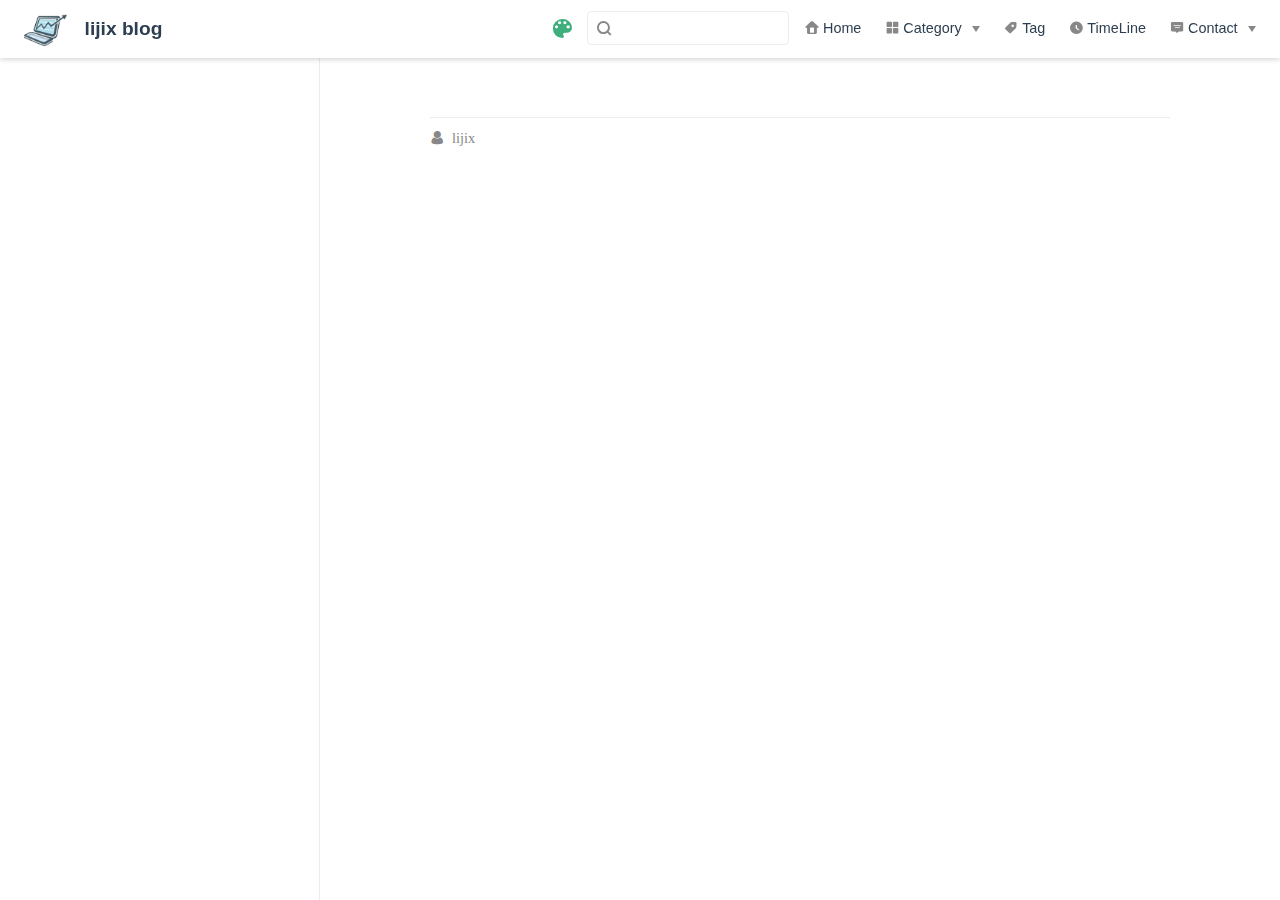
<file: categories/index.html>
<!DOCTYPE html>
<html lang="en-US">
  <head>
    <meta charset="utf-8">
    <meta name="viewport" content="width=device-width,initial-scale=1">
    <title>Categories | lijix blog</title>
    <meta name="generator" content="VuePress 1.5.2">
    <link rel="icon" href="/favicon.ico">
    <meta name="description" content="关注软件开发技术与创新应用">
    <meta name="viewport" content="width=device-width,initial-scale=1,user-scalable=no">
    <link rel="preload" href="/assets/css/0.styles.6a8dc677.css" as="style"><link rel="preload" href="/assets/js/app.7fa76137.js" as="script"><link rel="preload" href="/assets/js/3.4905d7d0.js" as="script"><link rel="preload" href="/assets/js/1.d3d257b5.js" as="script"><link rel="prefetch" href="/assets/js/10.0b98b5d0.js"><link rel="prefetch" href="/assets/js/11.0d5120ca.js"><link rel="prefetch" href="/assets/js/12.f8aa1a53.js"><link rel="prefetch" href="/assets/js/4.0c27bf1e.js"><link rel="prefetch" href="/assets/js/5.0cf6946c.js"><link rel="prefetch" href="/assets/js/6.6bcdac4f.js"><link rel="prefetch" href="/assets/js/7.afa9ba40.js"><link rel="prefetch" href="/assets/js/8.509e5e74.js"><link rel="prefetch" href="/assets/js/9.c91a5478.js">
    <link rel="stylesheet" href="/assets/css/0.styles.6a8dc677.css">
  </head>
  <body>
    <div id="app" data-server-rendered="true"><div><div class="theme-container" data-v-4698c43e><div data-v-4698c43e><div id="loader-wrapper" class="loading-wrapper" data-v-4b73742e data-v-4698c43e data-v-4698c43e><div class="loader-main" data-v-4b73742e><div data-v-4b73742e></div><div data-v-4b73742e></div><div data-v-4b73742e></div><div data-v-4b73742e></div></div> <!----> <!----></div> <div class="password-shadow password-wrapper-out" style="display:none;" data-v-6cbeab0a data-v-4698c43e data-v-4698c43e><h3 class="title" style="display:none;" data-v-6cbeab0a data-v-6cbeab0a>lijix blog</h3> <!----> <label id="box" class="inputBox" style="display:none;" data-v-6cbeab0a data-v-6cbeab0a><input type="password" value="" data-v-6cbeab0a> <span data-v-6cbeab0a>Konck! Knock!</span> <button data-v-6cbeab0a>OK</button></label> <div class="footer" style="display:none;" data-v-6cbeab0a data-v-6cbeab0a><span data-v-6cbeab0a><i class="iconfont reco-theme" data-v-6cbeab0a></i> <a target="blank" href="https://vuepress-theme-reco.recoluan.com" data-v-6cbeab0a>vuePress-theme-reco</a></span> <span data-v-6cbeab0a><i class="iconfont reco-copyright" data-v-6cbeab0a></i> <a data-v-6cbeab0a><span data-v-6cbeab0a>lijix</span>
            
          <span data-v-6cbeab0a>2020 - </span>
          2020
        </a></span></div></div> <div class="hide" data-v-4698c43e><header class="navbar" data-v-4698c43e><div class="sidebar-button"><svg xmlns="http://www.w3.org/2000/svg" aria-hidden="true" role="img" viewBox="0 0 448 512" class="icon"><path fill="currentColor" d="M436 124H12c-6.627 0-12-5.373-12-12V80c0-6.627 5.373-12 12-12h424c6.627 0 12 5.373 12 12v32c0 6.627-5.373 12-12 12zm0 160H12c-6.627 0-12-5.373-12-12v-32c0-6.627 5.373-12 12-12h424c6.627 0 12 5.373 12 12v32c0 6.627-5.373 12-12 12zm0 160H12c-6.627 0-12-5.373-12-12v-32c0-6.627 5.373-12 12-12h424c6.627 0 12 5.373 12 12v32c0 6.627-5.373 12-12 12z"></path></svg></div> <a href="/" class="home-link router-link-active"><img src="/logo_trans.png" alt="lijix blog" class="logo"> <span class="site-name">lijix blog</span></a> <div class="links"><div class="color-picker"><a class="color-button"><i class="iconfont reco-color"></i></a> <div class="color-picker-menu" style="display:none;"><div class="mode-options"><h4 class="title">Choose mode</h4> <ul class="color-mode-options"><li class="dark">dark</li><li class="auto active">auto</li><li class="light">light</li></ul></div></div></div> <div class="search-box"><i class="iconfont reco-search"></i> <input aria-label="Search" autocomplete="off" spellcheck="false" value=""> <!----></div> <nav class="nav-links can-hide"><div class="nav-item"><a href="/" class="nav-link"><i class="iconfont reco-home"></i>
  Home
</a></div><div class="nav-item"><div class="dropdown-wrapper"><a class="dropdown-title"><span class="title"><i class="iconfont reco-category"></i>
      Category
    </span> <span class="arrow right"></span></a> <ul class="nav-dropdown" style="display:none;"><li class="dropdown-item"><!----> <a href="/categories/other/" class="nav-link"><i class="iconfont undefined"></i>
  other
</a></li></ul></div></div><div class="nav-item"><a href="/tag/" class="nav-link"><i class="iconfont reco-tag"></i>
  Tag
</a></div><div class="nav-item"><a href="/timeline/" class="nav-link"><i class="iconfont reco-date"></i>
  TimeLine
</a></div><div class="nav-item"><div class="dropdown-wrapper"><a class="dropdown-title"><span class="title"><i class="iconfont reco-message"></i>
      Contact
    </span> <span class="arrow right"></span></a> <ul class="nav-dropdown" style="display:none;"><li class="dropdown-item"><!----> <a href="https://gitlab.com/lijixqang1/" target="_blank" rel="noopener noreferrer" class="nav-link external"><i class="iconfont reco-gitlab"></i>
  GitLab
  <svg xmlns="http://www.w3.org/2000/svg" aria-hidden="true" x="0px" y="0px" viewBox="0 0 100 100" width="15" height="15" class="icon outbound"><path fill="currentColor" d="M18.8,85.1h56l0,0c2.2,0,4-1.8,4-4v-32h-8v28h-48v-48h28v-8h-32l0,0c-2.2,0-4,1.8-4,4v56C14.8,83.3,16.6,85.1,18.8,85.1z"></path> <polygon fill="currentColor" points="45.7,48.7 51.3,54.3 77.2,28.5 77.2,37.2 85.2,37.2 85.2,14.9 62.8,14.9 62.8,22.9 71.5,22.9"></polygon></svg></a></li></ul></div></div> <!----></nav></div></header> <div class="sidebar-mask" data-v-4698c43e></div> <aside class="sidebar" data-v-4698c43e><div class="personal-info-wrapper" data-v-6c8ffc9c><img src="/avatar.png" alt="author-avatar" class="personal-img" data-v-6c8ffc9c> <h3 class="name" data-v-6c8ffc9c>
    lijix
  </h3> <div class="num" data-v-6c8ffc9c><div data-v-6c8ffc9c><h3 data-v-6c8ffc9c>2</h3> <h6 data-v-6c8ffc9c>文章</h6></div> <div data-v-6c8ffc9c><h3 data-v-6c8ffc9c>3</h3> <h6 data-v-6c8ffc9c>标签</h6></div></div> <hr data-v-6c8ffc9c></div> <nav class="nav-links"><div class="nav-item"><a href="/" class="nav-link"><i class="iconfont reco-home"></i>
  Home
</a></div><div class="nav-item"><div class="dropdown-wrapper"><a class="dropdown-title"><span class="title"><i class="iconfont reco-category"></i>
      Category
    </span> <span class="arrow right"></span></a> <ul class="nav-dropdown" style="display:none;"><li class="dropdown-item"><!----> <a href="/categories/other/" class="nav-link"><i class="iconfont undefined"></i>
  other
</a></li></ul></div></div><div class="nav-item"><a href="/tag/" class="nav-link"><i class="iconfont reco-tag"></i>
  Tag
</a></div><div class="nav-item"><a href="/timeline/" class="nav-link"><i class="iconfont reco-date"></i>
  TimeLine
</a></div><div class="nav-item"><div class="dropdown-wrapper"><a class="dropdown-title"><span class="title"><i class="iconfont reco-message"></i>
      Contact
    </span> <span class="arrow right"></span></a> <ul class="nav-dropdown" style="display:none;"><li class="dropdown-item"><!----> <a href="https://gitlab.com/lijixqang1/" target="_blank" rel="noopener noreferrer" class="nav-link external"><i class="iconfont reco-gitlab"></i>
  GitLab
  <svg xmlns="http://www.w3.org/2000/svg" aria-hidden="true" x="0px" y="0px" viewBox="0 0 100 100" width="15" height="15" class="icon outbound"><path fill="currentColor" d="M18.8,85.1h56l0,0c2.2,0,4-1.8,4-4v-32h-8v28h-48v-48h28v-8h-32l0,0c-2.2,0-4,1.8-4,4v56C14.8,83.3,16.6,85.1,18.8,85.1z"></path> <polygon fill="currentColor" points="45.7,48.7 51.3,54.3 77.2,28.5 77.2,37.2 85.2,37.2 85.2,14.9 62.8,14.9 62.8,22.9 71.5,22.9"></polygon></svg></a></li></ul></div></div> <!----></nav>  <ul class="sidebar-links"><li><section class="sidebar-group depth-0"><p class="sidebar-heading open"><span></span> <!----></p> <!----></section></li></ul> </aside> <div class="password-shadow password-wrapper-in" style="display:none;" data-v-6cbeab0a data-v-4698c43e><h3 class="title" style="display:none;" data-v-6cbeab0a data-v-6cbeab0a>Categories</h3> <!----> <label id="box" class="inputBox" style="display:none;" data-v-6cbeab0a data-v-6cbeab0a><input type="password" value="" data-v-6cbeab0a> <span data-v-6cbeab0a>Konck! Knock!</span> <button data-v-6cbeab0a>OK</button></label> <div class="footer" style="display:none;" data-v-6cbeab0a data-v-6cbeab0a><span data-v-6cbeab0a><i class="iconfont reco-theme" data-v-6cbeab0a></i> <a target="blank" href="https://vuepress-theme-reco.recoluan.com" data-v-6cbeab0a>vuePress-theme-reco</a></span> <span data-v-6cbeab0a><i class="iconfont reco-copyright" data-v-6cbeab0a></i> <a data-v-6cbeab0a><span data-v-6cbeab0a>lijix</span>
            
          <span data-v-6cbeab0a>2020 - </span>
          2020
        </a></span></div></div> <div data-v-4698c43e><main class="page"><!----> <div class="page-title" style="display:none;"><h1></h1> <hr> <div data-v-484a899e><i class="iconfont reco-account" data-v-484a899e><span data-v-484a899e>lijix</span></i> <!----> <!----> <!----></div></div> <!----> <footer class="page-edit" style="display:none;"><!----> <!----></footer> <!----> <!----></main> <!----> <div class="comments-wrapper" data-v-4698c43e><!----></div></div></div></div></div></div><div class="global-ui"><div class="back-to-ceiling" style="right:1rem;bottom:6rem;width:2.5rem;height:2.5rem;border-radius:.25rem;line-height:2.5rem;display:none;" data-v-a81d141e data-v-a81d141e><svg t="1574745035067" viewBox="0 0 1024 1024" version="1.1" xmlns="http://www.w3.org/2000/svg" p-id="5404" class="icon" data-v-a81d141e><path d="M526.60727968 10.90185116a27.675 27.675 0 0 0-29.21455937 0c-131.36607665 82.28402758-218.69155461 228.01873535-218.69155402 394.07834331a462.20625001 462.20625001 0 0 0 5.36959153 69.94390903c1.00431239 6.55289093-0.34802892 13.13561351-3.76865779 18.80351572-32.63518765 54.11355614-51.75690182 118.55860487-51.7569018 187.94566865a371.06718723 371.06718723 0 0 0 11.50484808 91.98906777c6.53300375 25.50556257 41.68394495 28.14064038 52.69160883 4.22606766 17.37162448-37.73630017 42.14135425-72.50938081 72.80769204-103.21549295 2.18761121 3.04276886 4.15646224 6.24463696 6.40373557 9.22774369a1871.4375 1871.4375 0 0 0 140.04691725 5.34970492 1866.36093723 1866.36093723 0 0 0 140.04691723-5.34970492c2.24727335-2.98310674 4.21612437-6.18497483 6.3937923-9.2178004 30.66633723 30.70611158 55.4360664 65.4791928 72.80769147 103.21549355 11.00766384 23.91457269 46.15860503 21.27949489 52.69160879-4.22606768a371.15156223 371.15156223 0 0 0 11.514792-91.99901164c0-69.36717486-19.13165746-133.82216804-51.75690182-187.92578088-3.42062944-5.66790279-4.76302748-12.26056868-3.76865837-18.80351632a462.20625001 462.20625001 0 0 0 5.36959269-69.943909c-0.00994388-166.08943902-87.32547796-311.81420293-218.6915546-394.09823051zM605.93803103 357.87693858a93.93749974 93.93749974 0 1 1-187.89594924 6.1e-7 93.93749974 93.93749974 0 0 1 187.89594924-6.1e-7z" p-id="5405" data-v-a81d141e></path><path d="M429.50777625 765.63860547C429.50777625 803.39355007 466.44236686 1000.39046097 512.00932183 1000.39046097c45.56695499 0 82.4922232-197.00623328 82.5015456-234.7518555 0-37.75494459-36.9345906-68.35043303-82.4922232-68.34111062-45.57627738-0.00932239-82.52019037 30.59548842-82.51086798 68.34111062z" p-id="5406" data-v-a81d141e></path></svg></div></div></div>
    <script src="/assets/js/app.7fa76137.js" defer></script><script src="/assets/js/3.4905d7d0.js" defer></script><script src="/assets/js/1.d3d257b5.js" defer></script>
  </body>
</html>
</file>
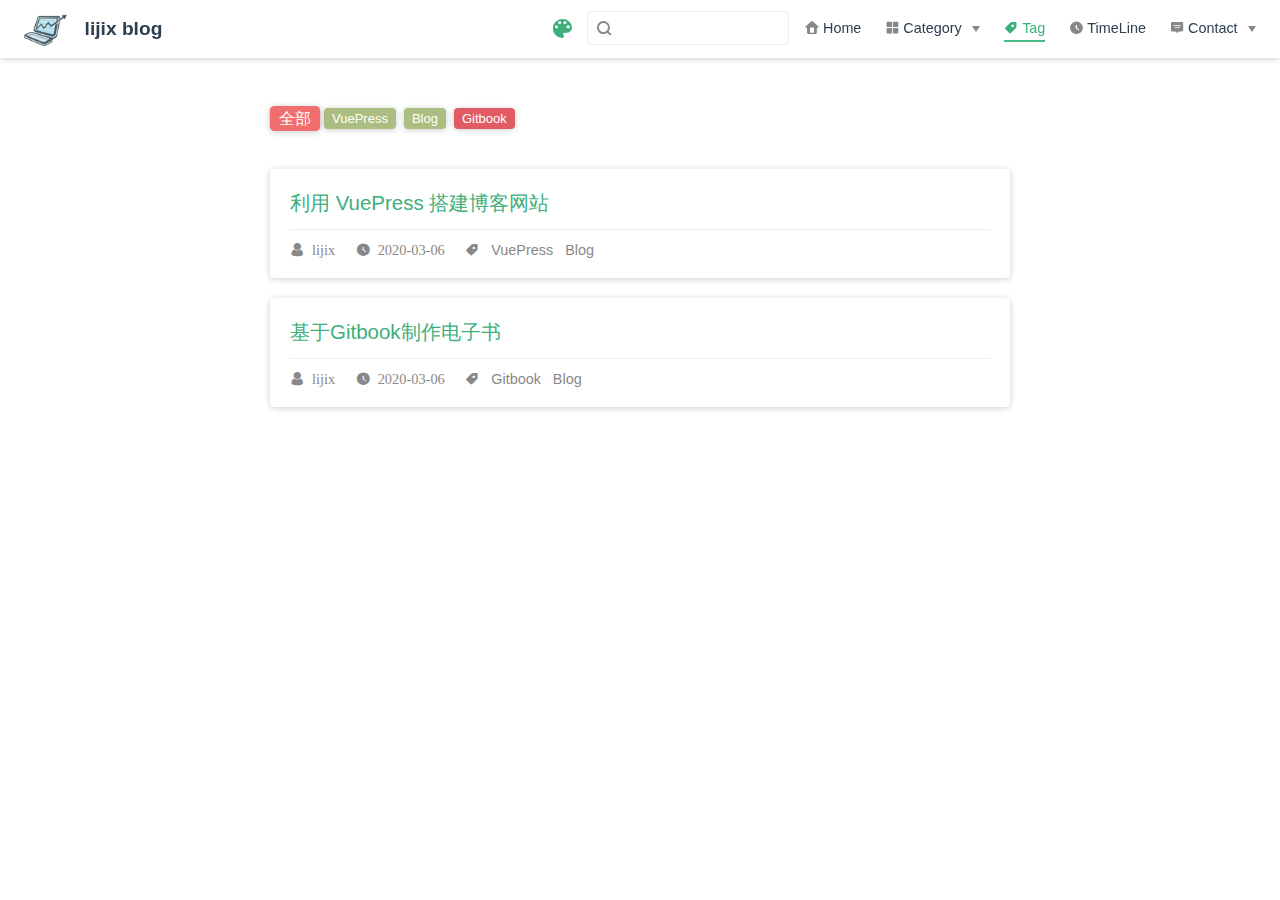
<file: tag/index.html>
<!DOCTYPE html>
<html lang="en-US">
  <head>
    <meta charset="utf-8">
    <meta name="viewport" content="width=device-width,initial-scale=1">
    <title>Tags | lijix blog</title>
    <meta name="generator" content="VuePress 1.5.2">
    <link rel="icon" href="/favicon.ico">
    <meta name="description" content="关注软件开发技术与创新应用">
    <meta name="viewport" content="width=device-width,initial-scale=1,user-scalable=no">
    <link rel="preload" href="/assets/css/0.styles.6a8dc677.css" as="style"><link rel="preload" href="/assets/js/app.7fa76137.js" as="script"><link rel="preload" href="/assets/js/5.0cf6946c.js" as="script"><link rel="preload" href="/assets/js/1.d3d257b5.js" as="script"><link rel="prefetch" href="/assets/js/10.0b98b5d0.js"><link rel="prefetch" href="/assets/js/11.0d5120ca.js"><link rel="prefetch" href="/assets/js/12.f8aa1a53.js"><link rel="prefetch" href="/assets/js/3.4905d7d0.js"><link rel="prefetch" href="/assets/js/4.0c27bf1e.js"><link rel="prefetch" href="/assets/js/6.6bcdac4f.js"><link rel="prefetch" href="/assets/js/7.afa9ba40.js"><link rel="prefetch" href="/assets/js/8.509e5e74.js"><link rel="prefetch" href="/assets/js/9.c91a5478.js">
    <link rel="stylesheet" href="/assets/css/0.styles.6a8dc677.css">
  </head>
  <body>
    <div id="app" data-server-rendered="true"><div class="tags-wrapper" data-v-2a407e7f><div class="theme-container no-sidebar" data-v-4698c43e data-v-2a407e7f><div data-v-4698c43e><div id="loader-wrapper" class="loading-wrapper" data-v-4b73742e data-v-4698c43e data-v-4698c43e><div class="loader-main" data-v-4b73742e><div data-v-4b73742e></div><div data-v-4b73742e></div><div data-v-4b73742e></div><div data-v-4b73742e></div></div> <!----> <!----></div> <div class="password-shadow password-wrapper-out" style="display:none;" data-v-6cbeab0a data-v-4698c43e data-v-4698c43e><h3 class="title" style="display:none;" data-v-6cbeab0a data-v-6cbeab0a>lijix blog</h3> <!----> <label id="box" class="inputBox" style="display:none;" data-v-6cbeab0a data-v-6cbeab0a><input type="password" value="" data-v-6cbeab0a> <span data-v-6cbeab0a>Konck! Knock!</span> <button data-v-6cbeab0a>OK</button></label> <div class="footer" style="display:none;" data-v-6cbeab0a data-v-6cbeab0a><span data-v-6cbeab0a><i class="iconfont reco-theme" data-v-6cbeab0a></i> <a target="blank" href="https://vuepress-theme-reco.recoluan.com" data-v-6cbeab0a>vuePress-theme-reco</a></span> <span data-v-6cbeab0a><i class="iconfont reco-copyright" data-v-6cbeab0a></i> <a data-v-6cbeab0a><span data-v-6cbeab0a>lijix</span>
            
          <span data-v-6cbeab0a>2020 - </span>
          2020
        </a></span></div></div> <div class="hide" data-v-4698c43e><header class="navbar" data-v-4698c43e><div class="sidebar-button"><svg xmlns="http://www.w3.org/2000/svg" aria-hidden="true" role="img" viewBox="0 0 448 512" class="icon"><path fill="currentColor" d="M436 124H12c-6.627 0-12-5.373-12-12V80c0-6.627 5.373-12 12-12h424c6.627 0 12 5.373 12 12v32c0 6.627-5.373 12-12 12zm0 160H12c-6.627 0-12-5.373-12-12v-32c0-6.627 5.373-12 12-12h424c6.627 0 12 5.373 12 12v32c0 6.627-5.373 12-12 12zm0 160H12c-6.627 0-12-5.373-12-12v-32c0-6.627 5.373-12 12-12h424c6.627 0 12 5.373 12 12v32c0 6.627-5.373 12-12 12z"></path></svg></div> <a href="/" class="home-link router-link-active"><img src="/logo_trans.png" alt="lijix blog" class="logo"> <span class="site-name">lijix blog</span></a> <div class="links"><div class="color-picker"><a class="color-button"><i class="iconfont reco-color"></i></a> <div class="color-picker-menu" style="display:none;"><div class="mode-options"><h4 class="title">Choose mode</h4> <ul class="color-mode-options"><li class="dark">dark</li><li class="auto active">auto</li><li class="light">light</li></ul></div></div></div> <div class="search-box"><i class="iconfont reco-search"></i> <input aria-label="Search" autocomplete="off" spellcheck="false" value=""> <!----></div> <nav class="nav-links can-hide"><div class="nav-item"><a href="/" class="nav-link"><i class="iconfont reco-home"></i>
  Home
</a></div><div class="nav-item"><div class="dropdown-wrapper"><a class="dropdown-title"><span class="title"><i class="iconfont reco-category"></i>
      Category
    </span> <span class="arrow right"></span></a> <ul class="nav-dropdown" style="display:none;"><li class="dropdown-item"><!----> <a href="/categories/other/" class="nav-link"><i class="iconfont undefined"></i>
  other
</a></li></ul></div></div><div class="nav-item"><a href="/tag/" aria-current="page" class="nav-link router-link-exact-active router-link-active"><i class="iconfont reco-tag"></i>
  Tag
</a></div><div class="nav-item"><a href="/timeline/" class="nav-link"><i class="iconfont reco-date"></i>
  TimeLine
</a></div><div class="nav-item"><div class="dropdown-wrapper"><a class="dropdown-title"><span class="title"><i class="iconfont reco-message"></i>
      Contact
    </span> <span class="arrow right"></span></a> <ul class="nav-dropdown" style="display:none;"><li class="dropdown-item"><!----> <a href="https://gitlab.com/lijixqang1/" target="_blank" rel="noopener noreferrer" class="nav-link external"><i class="iconfont reco-gitlab"></i>
  GitLab
  <svg xmlns="http://www.w3.org/2000/svg" aria-hidden="true" x="0px" y="0px" viewBox="0 0 100 100" width="15" height="15" class="icon outbound"><path fill="currentColor" d="M18.8,85.1h56l0,0c2.2,0,4-1.8,4-4v-32h-8v28h-48v-48h28v-8h-32l0,0c-2.2,0-4,1.8-4,4v56C14.8,83.3,16.6,85.1,18.8,85.1z"></path> <polygon fill="currentColor" points="45.7,48.7 51.3,54.3 77.2,28.5 77.2,37.2 85.2,37.2 85.2,14.9 62.8,14.9 62.8,22.9 71.5,22.9"></polygon></svg></a></li></ul></div></div> <!----></nav></div></header> <div class="sidebar-mask" data-v-4698c43e></div> <aside class="sidebar" data-v-4698c43e><div class="personal-info-wrapper" data-v-6c8ffc9c><img src="/avatar.png" alt="author-avatar" class="personal-img" data-v-6c8ffc9c> <h3 class="name" data-v-6c8ffc9c>
    lijix
  </h3> <div class="num" data-v-6c8ffc9c><div data-v-6c8ffc9c><h3 data-v-6c8ffc9c>2</h3> <h6 data-v-6c8ffc9c>文章</h6></div> <div data-v-6c8ffc9c><h3 data-v-6c8ffc9c>3</h3> <h6 data-v-6c8ffc9c>标签</h6></div></div> <hr data-v-6c8ffc9c></div> <nav class="nav-links"><div class="nav-item"><a href="/" class="nav-link"><i class="iconfont reco-home"></i>
  Home
</a></div><div class="nav-item"><div class="dropdown-wrapper"><a class="dropdown-title"><span class="title"><i class="iconfont reco-category"></i>
      Category
    </span> <span class="arrow right"></span></a> <ul class="nav-dropdown" style="display:none;"><li class="dropdown-item"><!----> <a href="/categories/other/" class="nav-link"><i class="iconfont undefined"></i>
  other
</a></li></ul></div></div><div class="nav-item"><a href="/tag/" aria-current="page" class="nav-link router-link-exact-active router-link-active"><i class="iconfont reco-tag"></i>
  Tag
</a></div><div class="nav-item"><a href="/timeline/" class="nav-link"><i class="iconfont reco-date"></i>
  TimeLine
</a></div><div class="nav-item"><div class="dropdown-wrapper"><a class="dropdown-title"><span class="title"><i class="iconfont reco-message"></i>
      Contact
    </span> <span class="arrow right"></span></a> <ul class="nav-dropdown" style="display:none;"><li class="dropdown-item"><!----> <a href="https://gitlab.com/lijixqang1/" target="_blank" rel="noopener noreferrer" class="nav-link external"><i class="iconfont reco-gitlab"></i>
  GitLab
  <svg xmlns="http://www.w3.org/2000/svg" aria-hidden="true" x="0px" y="0px" viewBox="0 0 100 100" width="15" height="15" class="icon outbound"><path fill="currentColor" d="M18.8,85.1h56l0,0c2.2,0,4-1.8,4-4v-32h-8v28h-48v-48h28v-8h-32l0,0c-2.2,0-4,1.8-4,4v56C14.8,83.3,16.6,85.1,18.8,85.1z"></path> <polygon fill="currentColor" points="45.7,48.7 51.3,54.3 77.2,28.5 77.2,37.2 85.2,37.2 85.2,14.9 62.8,14.9 62.8,22.9 71.5,22.9"></polygon></svg></a></li></ul></div></div> <!----></nav>  <ul class="sidebar-links"><li><section class="sidebar-group depth-0"><p class="sidebar-heading open"><span></span> <!----></p> <!----></section></li></ul> </aside> <div class="password-shadow password-wrapper-in" style="display:none;" data-v-6cbeab0a data-v-4698c43e><h3 class="title" style="display:none;" data-v-6cbeab0a data-v-6cbeab0a>Tags</h3> <!----> <label id="box" class="inputBox" style="display:none;" data-v-6cbeab0a data-v-6cbeab0a><input type="password" value="" data-v-6cbeab0a> <span data-v-6cbeab0a>Konck! Knock!</span> <button data-v-6cbeab0a>OK</button></label> <div class="footer" style="display:none;" data-v-6cbeab0a data-v-6cbeab0a><span data-v-6cbeab0a><i class="iconfont reco-theme" data-v-6cbeab0a></i> <a target="blank" href="https://vuepress-theme-reco.recoluan.com" data-v-6cbeab0a>vuePress-theme-reco</a></span> <span data-v-6cbeab0a><i class="iconfont reco-copyright" data-v-6cbeab0a></i> <a data-v-6cbeab0a><span data-v-6cbeab0a>lijix</span>
            
          <span data-v-6cbeab0a>2020 - </span>
          2020
        </a></span></div></div> <div data-v-4698c43e><div class="tags" style="display:none;" data-v-36b9f66a data-v-2a407e7f data-v-2a407e7f><span class="active" style="background-color:#abbd81;" data-v-36b9f66a>全部</span><span style="background-color:#abbd81;" data-v-36b9f66a>VuePress</span><span style="background-color:#849b87;" data-v-36b9f66a>Blog</span><span style="background-color:#e15b64;" data-v-36b9f66a>Gitbook</span></div> <div class="abstract-wrapper list" style="display:none;" data-v-b014bc36 data-v-2a407e7f data-v-2a407e7f><div class="abstract-item" data-v-28f76ce9 data-v-b014bc36><!----> <div class="title" data-v-28f76ce9><!----> <a href="/views/other/guide/5.html" data-v-28f76ce9>利用 VuePress 搭建博客网站</a></div> <div class="abstract" data-v-28f76ce9></div> <hr class="hr" data-v-28f76ce9> <div data-v-484a899e data-v-28f76ce9><i class="iconfont reco-account" data-v-484a899e><span data-v-484a899e>lijix</span></i> <i class="iconfont reco-date" data-v-484a899e><span data-v-484a899e>2020-03-06</span></i> <!----> <i class="iconfont reco-tag tags" data-v-484a899e><span class="tag-item" data-v-484a899e>
      VuePress
    </span><span class="tag-item" data-v-484a899e>
      Blog
    </span></i></div></div><div class="abstract-item" data-v-28f76ce9 data-v-b014bc36><!----> <div class="title" data-v-28f76ce9><!----> <a href="/views/technical/2020/6.html" data-v-28f76ce9>基于Gitbook制作电子书</a></div> <div class="abstract" data-v-28f76ce9></div> <hr class="hr" data-v-28f76ce9> <div data-v-484a899e data-v-28f76ce9><i class="iconfont reco-account" data-v-484a899e><span data-v-484a899e>lijix</span></i> <i class="iconfont reco-date" data-v-484a899e><span data-v-484a899e>2020-03-06</span></i> <!----> <i class="iconfont reco-tag tags" data-v-484a899e><span class="tag-item" data-v-484a899e>
      Gitbook
    </span><span class="tag-item" data-v-484a899e>
      Blog
    </span></i></div></div></div> <div class="pagation pagation" style="display:none;" data-v-303bd5dc data-v-2a407e7f data-v-2a407e7f><div class="pagation-list" data-v-303bd5dc><span unselectable="on" class="jump" style="display:none;" data-v-303bd5dc>Prev</span> <span class="jump" style="display:none;" data-v-303bd5dc>1</span> <span class="ellipsis" style="display:none;" data-v-303bd5dc>...</span> <span class="jump bgprimary" data-v-303bd5dc>1</span> <span class="ellipsis" style="display:none;" data-v-303bd5dc>...</span> <span class="jump" style="display:none;" data-v-303bd5dc>1</span> <span class="jump" style="display:none;" data-v-303bd5dc>Next</span> <span class="jumppoint" data-v-303bd5dc>跳转到：</span> <span class="jumpinp" data-v-303bd5dc><input type="text" value="" data-v-303bd5dc></span> <span class="jump gobtn" data-v-303bd5dc>GO</span></div></div> <div class="comments-wrapper" style="display:none;" data-v-4698c43e><!----></div></div></div></div></div></div><div class="global-ui"><div class="back-to-ceiling" style="right:1rem;bottom:6rem;width:2.5rem;height:2.5rem;border-radius:.25rem;line-height:2.5rem;display:none;" data-v-a81d141e data-v-a81d141e><svg t="1574745035067" viewBox="0 0 1024 1024" version="1.1" xmlns="http://www.w3.org/2000/svg" p-id="5404" class="icon" data-v-a81d141e><path d="M526.60727968 10.90185116a27.675 27.675 0 0 0-29.21455937 0c-131.36607665 82.28402758-218.69155461 228.01873535-218.69155402 394.07834331a462.20625001 462.20625001 0 0 0 5.36959153 69.94390903c1.00431239 6.55289093-0.34802892 13.13561351-3.76865779 18.80351572-32.63518765 54.11355614-51.75690182 118.55860487-51.7569018 187.94566865a371.06718723 371.06718723 0 0 0 11.50484808 91.98906777c6.53300375 25.50556257 41.68394495 28.14064038 52.69160883 4.22606766 17.37162448-37.73630017 42.14135425-72.50938081 72.80769204-103.21549295 2.18761121 3.04276886 4.15646224 6.24463696 6.40373557 9.22774369a1871.4375 1871.4375 0 0 0 140.04691725 5.34970492 1866.36093723 1866.36093723 0 0 0 140.04691723-5.34970492c2.24727335-2.98310674 4.21612437-6.18497483 6.3937923-9.2178004 30.66633723 30.70611158 55.4360664 65.4791928 72.80769147 103.21549355 11.00766384 23.91457269 46.15860503 21.27949489 52.69160879-4.22606768a371.15156223 371.15156223 0 0 0 11.514792-91.99901164c0-69.36717486-19.13165746-133.82216804-51.75690182-187.92578088-3.42062944-5.66790279-4.76302748-12.26056868-3.76865837-18.80351632a462.20625001 462.20625001 0 0 0 5.36959269-69.943909c-0.00994388-166.08943902-87.32547796-311.81420293-218.6915546-394.09823051zM605.93803103 357.87693858a93.93749974 93.93749974 0 1 1-187.89594924 6.1e-7 93.93749974 93.93749974 0 0 1 187.89594924-6.1e-7z" p-id="5405" data-v-a81d141e></path><path d="M429.50777625 765.63860547C429.50777625 803.39355007 466.44236686 1000.39046097 512.00932183 1000.39046097c45.56695499 0 82.4922232-197.00623328 82.5015456-234.7518555 0-37.75494459-36.9345906-68.35043303-82.4922232-68.34111062-45.57627738-0.00932239-82.52019037 30.59548842-82.51086798 68.34111062z" p-id="5406" data-v-a81d141e></path></svg></div></div></div>
    <script src="/assets/js/app.7fa76137.js" defer></script><script src="/assets/js/5.0cf6946c.js" defer></script><script src="/assets/js/1.d3d257b5.js" defer></script>
  </body>
</html>
</file>
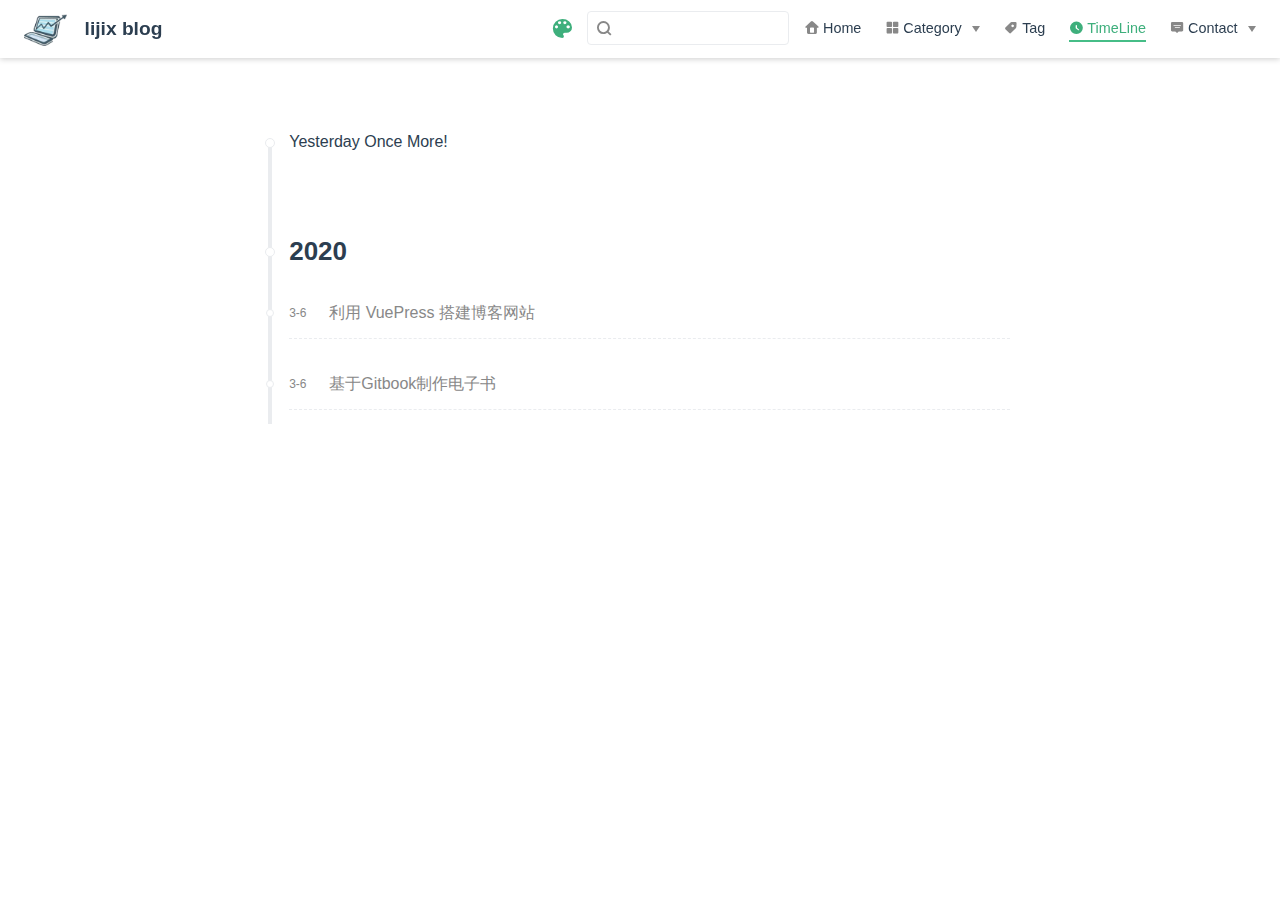
<file: timeline/index.html>
<!DOCTYPE html>
<html lang="en-US">
  <head>
    <meta charset="utf-8">
    <meta name="viewport" content="width=device-width,initial-scale=1">
    <title>Timeline | lijix blog</title>
    <meta name="generator" content="VuePress 1.5.2">
    <link rel="icon" href="/favicon.ico">
    <meta name="description" content="关注软件开发技术与创新应用">
    <meta name="viewport" content="width=device-width,initial-scale=1,user-scalable=no">
    <link rel="preload" href="/assets/css/0.styles.6a8dc677.css" as="style"><link rel="preload" href="/assets/js/app.7fa76137.js" as="script"><link rel="preload" href="/assets/js/8.509e5e74.js" as="script"><link rel="preload" href="/assets/js/1.d3d257b5.js" as="script"><link rel="prefetch" href="/assets/js/10.0b98b5d0.js"><link rel="prefetch" href="/assets/js/11.0d5120ca.js"><link rel="prefetch" href="/assets/js/12.f8aa1a53.js"><link rel="prefetch" href="/assets/js/3.4905d7d0.js"><link rel="prefetch" href="/assets/js/4.0c27bf1e.js"><link rel="prefetch" href="/assets/js/5.0cf6946c.js"><link rel="prefetch" href="/assets/js/6.6bcdac4f.js"><link rel="prefetch" href="/assets/js/7.afa9ba40.js"><link rel="prefetch" href="/assets/js/9.c91a5478.js">
    <link rel="stylesheet" href="/assets/css/0.styles.6a8dc677.css">
  </head>
  <body>
    <div id="app" data-server-rendered="true"><div data-v-3cbc0e8d><div class="theme-container no-sidebar" data-v-4698c43e data-v-3cbc0e8d><div data-v-4698c43e><div id="loader-wrapper" class="loading-wrapper" data-v-4b73742e data-v-4698c43e data-v-4698c43e><div class="loader-main" data-v-4b73742e><div data-v-4b73742e></div><div data-v-4b73742e></div><div data-v-4b73742e></div><div data-v-4b73742e></div></div> <!----> <!----></div> <div class="password-shadow password-wrapper-out" style="display:none;" data-v-6cbeab0a data-v-4698c43e data-v-4698c43e><h3 class="title" style="display:none;" data-v-6cbeab0a data-v-6cbeab0a>lijix blog</h3> <!----> <label id="box" class="inputBox" style="display:none;" data-v-6cbeab0a data-v-6cbeab0a><input type="password" value="" data-v-6cbeab0a> <span data-v-6cbeab0a>Konck! Knock!</span> <button data-v-6cbeab0a>OK</button></label> <div class="footer" style="display:none;" data-v-6cbeab0a data-v-6cbeab0a><span data-v-6cbeab0a><i class="iconfont reco-theme" data-v-6cbeab0a></i> <a target="blank" href="https://vuepress-theme-reco.recoluan.com" data-v-6cbeab0a>vuePress-theme-reco</a></span> <span data-v-6cbeab0a><i class="iconfont reco-copyright" data-v-6cbeab0a></i> <a data-v-6cbeab0a><span data-v-6cbeab0a>lijix</span>
            
          <span data-v-6cbeab0a>2020 - </span>
          2020
        </a></span></div></div> <div class="hide" data-v-4698c43e><header class="navbar" data-v-4698c43e><div class="sidebar-button"><svg xmlns="http://www.w3.org/2000/svg" aria-hidden="true" role="img" viewBox="0 0 448 512" class="icon"><path fill="currentColor" d="M436 124H12c-6.627 0-12-5.373-12-12V80c0-6.627 5.373-12 12-12h424c6.627 0 12 5.373 12 12v32c0 6.627-5.373 12-12 12zm0 160H12c-6.627 0-12-5.373-12-12v-32c0-6.627 5.373-12 12-12h424c6.627 0 12 5.373 12 12v32c0 6.627-5.373 12-12 12zm0 160H12c-6.627 0-12-5.373-12-12v-32c0-6.627 5.373-12 12-12h424c6.627 0 12 5.373 12 12v32c0 6.627-5.373 12-12 12z"></path></svg></div> <a href="/" class="home-link router-link-active"><img src="/logo_trans.png" alt="lijix blog" class="logo"> <span class="site-name">lijix blog</span></a> <div class="links"><div class="color-picker"><a class="color-button"><i class="iconfont reco-color"></i></a> <div class="color-picker-menu" style="display:none;"><div class="mode-options"><h4 class="title">Choose mode</h4> <ul class="color-mode-options"><li class="dark">dark</li><li class="auto active">auto</li><li class="light">light</li></ul></div></div></div> <div class="search-box"><i class="iconfont reco-search"></i> <input aria-label="Search" autocomplete="off" spellcheck="false" value=""> <!----></div> <nav class="nav-links can-hide"><div class="nav-item"><a href="/" class="nav-link"><i class="iconfont reco-home"></i>
  Home
</a></div><div class="nav-item"><div class="dropdown-wrapper"><a class="dropdown-title"><span class="title"><i class="iconfont reco-category"></i>
      Category
    </span> <span class="arrow right"></span></a> <ul class="nav-dropdown" style="display:none;"><li class="dropdown-item"><!----> <a href="/categories/other/" class="nav-link"><i class="iconfont undefined"></i>
  other
</a></li></ul></div></div><div class="nav-item"><a href="/tag/" class="nav-link"><i class="iconfont reco-tag"></i>
  Tag
</a></div><div class="nav-item"><a href="/timeline/" aria-current="page" class="nav-link router-link-exact-active router-link-active"><i class="iconfont reco-date"></i>
  TimeLine
</a></div><div class="nav-item"><div class="dropdown-wrapper"><a class="dropdown-title"><span class="title"><i class="iconfont reco-message"></i>
      Contact
    </span> <span class="arrow right"></span></a> <ul class="nav-dropdown" style="display:none;"><li class="dropdown-item"><!----> <a href="https://gitlab.com/lijixqang1/" target="_blank" rel="noopener noreferrer" class="nav-link external"><i class="iconfont reco-gitlab"></i>
  GitLab
  <svg xmlns="http://www.w3.org/2000/svg" aria-hidden="true" x="0px" y="0px" viewBox="0 0 100 100" width="15" height="15" class="icon outbound"><path fill="currentColor" d="M18.8,85.1h56l0,0c2.2,0,4-1.8,4-4v-32h-8v28h-48v-48h28v-8h-32l0,0c-2.2,0-4,1.8-4,4v56C14.8,83.3,16.6,85.1,18.8,85.1z"></path> <polygon fill="currentColor" points="45.7,48.7 51.3,54.3 77.2,28.5 77.2,37.2 85.2,37.2 85.2,14.9 62.8,14.9 62.8,22.9 71.5,22.9"></polygon></svg></a></li></ul></div></div> <!----></nav></div></header> <div class="sidebar-mask" data-v-4698c43e></div> <aside class="sidebar" data-v-4698c43e><div class="personal-info-wrapper" data-v-6c8ffc9c><img src="/avatar.png" alt="author-avatar" class="personal-img" data-v-6c8ffc9c> <h3 class="name" data-v-6c8ffc9c>
    lijix
  </h3> <div class="num" data-v-6c8ffc9c><div data-v-6c8ffc9c><h3 data-v-6c8ffc9c>2</h3> <h6 data-v-6c8ffc9c>文章</h6></div> <div data-v-6c8ffc9c><h3 data-v-6c8ffc9c>3</h3> <h6 data-v-6c8ffc9c>标签</h6></div></div> <hr data-v-6c8ffc9c></div> <nav class="nav-links"><div class="nav-item"><a href="/" class="nav-link"><i class="iconfont reco-home"></i>
  Home
</a></div><div class="nav-item"><div class="dropdown-wrapper"><a class="dropdown-title"><span class="title"><i class="iconfont reco-category"></i>
      Category
    </span> <span class="arrow right"></span></a> <ul class="nav-dropdown" style="display:none;"><li class="dropdown-item"><!----> <a href="/categories/other/" class="nav-link"><i class="iconfont undefined"></i>
  other
</a></li></ul></div></div><div class="nav-item"><a href="/tag/" class="nav-link"><i class="iconfont reco-tag"></i>
  Tag
</a></div><div class="nav-item"><a href="/timeline/" aria-current="page" class="nav-link router-link-exact-active router-link-active"><i class="iconfont reco-date"></i>
  TimeLine
</a></div><div class="nav-item"><div class="dropdown-wrapper"><a class="dropdown-title"><span class="title"><i class="iconfont reco-message"></i>
      Contact
    </span> <span class="arrow right"></span></a> <ul class="nav-dropdown" style="display:none;"><li class="dropdown-item"><!----> <a href="https://gitlab.com/lijixqang1/" target="_blank" rel="noopener noreferrer" class="nav-link external"><i class="iconfont reco-gitlab"></i>
  GitLab
  <svg xmlns="http://www.w3.org/2000/svg" aria-hidden="true" x="0px" y="0px" viewBox="0 0 100 100" width="15" height="15" class="icon outbound"><path fill="currentColor" d="M18.8,85.1h56l0,0c2.2,0,4-1.8,4-4v-32h-8v28h-48v-48h28v-8h-32l0,0c-2.2,0-4,1.8-4,4v56C14.8,83.3,16.6,85.1,18.8,85.1z"></path> <polygon fill="currentColor" points="45.7,48.7 51.3,54.3 77.2,28.5 77.2,37.2 85.2,37.2 85.2,14.9 62.8,14.9 62.8,22.9 71.5,22.9"></polygon></svg></a></li></ul></div></div> <!----></nav>  <ul class="sidebar-links"><li><section class="sidebar-group depth-0"><p class="sidebar-heading open"><span></span> <!----></p> <!----></section></li></ul> </aside> <div class="password-shadow password-wrapper-in" style="display:none;" data-v-6cbeab0a data-v-4698c43e><h3 class="title" style="display:none;" data-v-6cbeab0a data-v-6cbeab0a>Timeline</h3> <!----> <label id="box" class="inputBox" style="display:none;" data-v-6cbeab0a data-v-6cbeab0a><input type="password" value="" data-v-6cbeab0a> <span data-v-6cbeab0a>Konck! Knock!</span> <button data-v-6cbeab0a>OK</button></label> <div class="footer" style="display:none;" data-v-6cbeab0a data-v-6cbeab0a><span data-v-6cbeab0a><i class="iconfont reco-theme" data-v-6cbeab0a></i> <a target="blank" href="https://vuepress-theme-reco.recoluan.com" data-v-6cbeab0a>vuePress-theme-reco</a></span> <span data-v-6cbeab0a><i class="iconfont reco-copyright" data-v-6cbeab0a></i> <a data-v-6cbeab0a><span data-v-6cbeab0a>lijix</span>
            
          <span data-v-6cbeab0a>2020 - </span>
          2020
        </a></span></div></div> <div data-v-4698c43e><ul class="timeline-wrapper" data-v-4698c43e data-v-3cbc0e8d><li class="desc" style="display:none;" data-v-3cbc0e8d data-v-3cbc0e8d>Yesterday Once More!</li> <li style="display:none;" data-v-3cbc0e8d data-v-3cbc0e8d><h3 class="year" data-v-3cbc0e8d>2020</h3> <ul class="year-wrapper" data-v-3cbc0e8d><li data-v-3cbc0e8d><span class="date" data-v-3cbc0e8d>3-6</span> <span class="title" data-v-3cbc0e8d>利用 VuePress 搭建博客网站</span></li><li data-v-3cbc0e8d><span class="date" data-v-3cbc0e8d>3-6</span> <span class="title" data-v-3cbc0e8d>基于Gitbook制作电子书</span></li></ul></li></ul> <div class="comments-wrapper" style="display:none;" data-v-4698c43e><!----></div></div></div></div></div></div><div class="global-ui"><div class="back-to-ceiling" style="right:1rem;bottom:6rem;width:2.5rem;height:2.5rem;border-radius:.25rem;line-height:2.5rem;display:none;" data-v-a81d141e data-v-a81d141e><svg t="1574745035067" viewBox="0 0 1024 1024" version="1.1" xmlns="http://www.w3.org/2000/svg" p-id="5404" class="icon" data-v-a81d141e><path d="M526.60727968 10.90185116a27.675 27.675 0 0 0-29.21455937 0c-131.36607665 82.28402758-218.69155461 228.01873535-218.69155402 394.07834331a462.20625001 462.20625001 0 0 0 5.36959153 69.94390903c1.00431239 6.55289093-0.34802892 13.13561351-3.76865779 18.80351572-32.63518765 54.11355614-51.75690182 118.55860487-51.7569018 187.94566865a371.06718723 371.06718723 0 0 0 11.50484808 91.98906777c6.53300375 25.50556257 41.68394495 28.14064038 52.69160883 4.22606766 17.37162448-37.73630017 42.14135425-72.50938081 72.80769204-103.21549295 2.18761121 3.04276886 4.15646224 6.24463696 6.40373557 9.22774369a1871.4375 1871.4375 0 0 0 140.04691725 5.34970492 1866.36093723 1866.36093723 0 0 0 140.04691723-5.34970492c2.24727335-2.98310674 4.21612437-6.18497483 6.3937923-9.2178004 30.66633723 30.70611158 55.4360664 65.4791928 72.80769147 103.21549355 11.00766384 23.91457269 46.15860503 21.27949489 52.69160879-4.22606768a371.15156223 371.15156223 0 0 0 11.514792-91.99901164c0-69.36717486-19.13165746-133.82216804-51.75690182-187.92578088-3.42062944-5.66790279-4.76302748-12.26056868-3.76865837-18.80351632a462.20625001 462.20625001 0 0 0 5.36959269-69.943909c-0.00994388-166.08943902-87.32547796-311.81420293-218.6915546-394.09823051zM605.93803103 357.87693858a93.93749974 93.93749974 0 1 1-187.89594924 6.1e-7 93.93749974 93.93749974 0 0 1 187.89594924-6.1e-7z" p-id="5405" data-v-a81d141e></path><path d="M429.50777625 765.63860547C429.50777625 803.39355007 466.44236686 1000.39046097 512.00932183 1000.39046097c45.56695499 0 82.4922232-197.00623328 82.5015456-234.7518555 0-37.75494459-36.9345906-68.35043303-82.4922232-68.34111062-45.57627738-0.00932239-82.52019037 30.59548842-82.51086798 68.34111062z" p-id="5406" data-v-a81d141e></path></svg></div></div></div>
    <script src="/assets/js/app.7fa76137.js" defer></script><script src="/assets/js/8.509e5e74.js" defer></script><script src="/assets/js/1.d3d257b5.js" defer></script>
  </body>
</html>
</file>
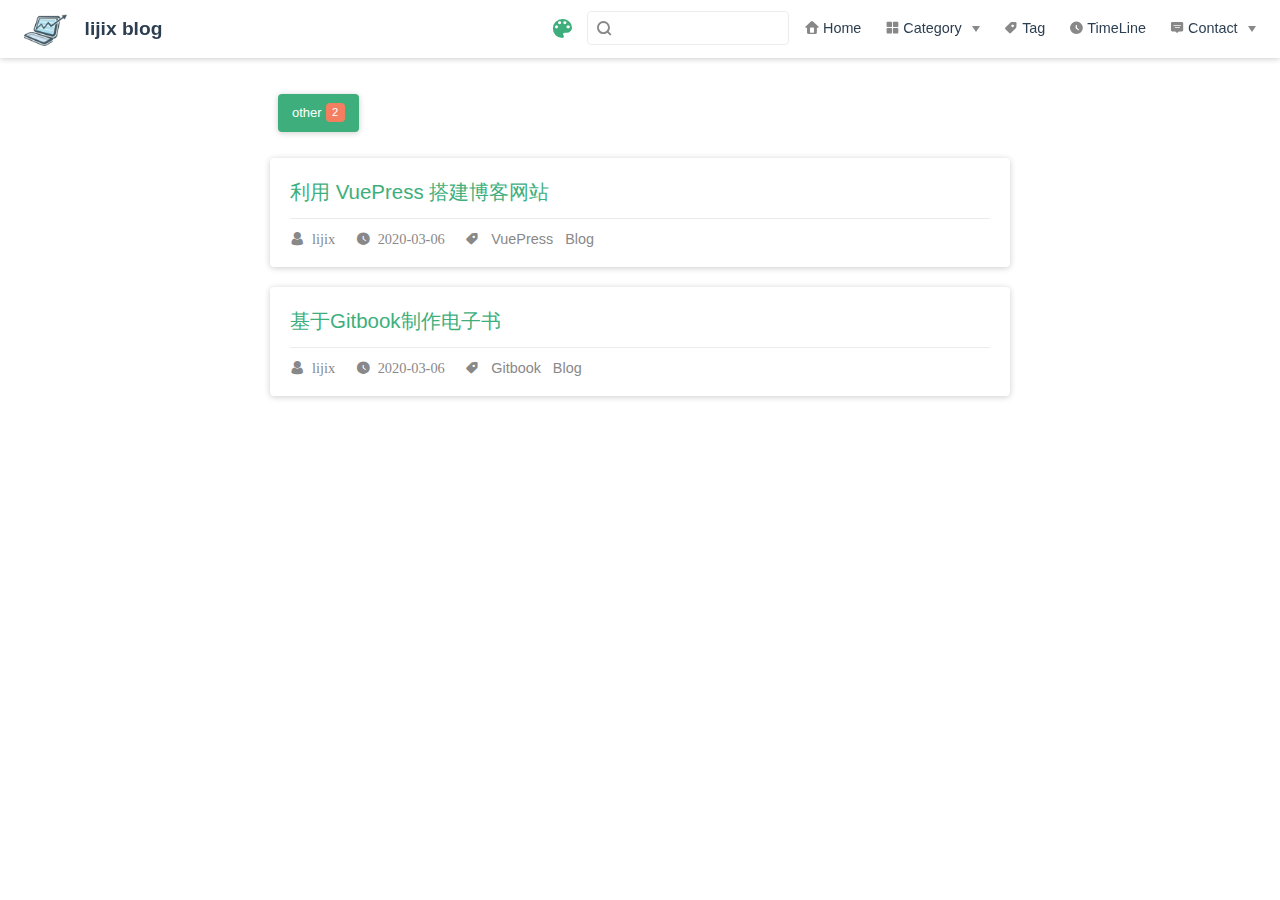
<file: categories/other/index.html>
<!DOCTYPE html>
<html lang="en-US">
  <head>
    <meta charset="utf-8">
    <meta name="viewport" content="width=device-width,initial-scale=1">
    <title>other categories | lijix blog</title>
    <meta name="generator" content="VuePress 1.5.2">
    <link rel="icon" href="/favicon.ico">
    <meta name="description" content="关注软件开发技术与创新应用">
    <meta name="viewport" content="width=device-width,initial-scale=1,user-scalable=no">
    <link rel="preload" href="/assets/css/0.styles.6a8dc677.css" as="style"><link rel="preload" href="/assets/js/app.7fa76137.js" as="script"><link rel="preload" href="/assets/js/6.6bcdac4f.js" as="script"><link rel="preload" href="/assets/js/1.d3d257b5.js" as="script"><link rel="prefetch" href="/assets/js/10.0b98b5d0.js"><link rel="prefetch" href="/assets/js/11.0d5120ca.js"><link rel="prefetch" href="/assets/js/12.f8aa1a53.js"><link rel="prefetch" href="/assets/js/3.4905d7d0.js"><link rel="prefetch" href="/assets/js/4.0c27bf1e.js"><link rel="prefetch" href="/assets/js/5.0cf6946c.js"><link rel="prefetch" href="/assets/js/7.afa9ba40.js"><link rel="prefetch" href="/assets/js/8.509e5e74.js"><link rel="prefetch" href="/assets/js/9.c91a5478.js">
    <link rel="stylesheet" href="/assets/css/0.styles.6a8dc677.css">
  </head>
  <body>
    <div id="app" data-server-rendered="true"><div class="categories-wrapper" data-v-7d81bf34><div class="theme-container no-sidebar" data-v-4698c43e data-v-7d81bf34><div data-v-4698c43e><div id="loader-wrapper" class="loading-wrapper" data-v-4b73742e data-v-4698c43e data-v-4698c43e><div class="loader-main" data-v-4b73742e><div data-v-4b73742e></div><div data-v-4b73742e></div><div data-v-4b73742e></div><div data-v-4b73742e></div></div> <!----> <!----></div> <div class="password-shadow password-wrapper-out" style="display:none;" data-v-6cbeab0a data-v-4698c43e data-v-4698c43e><h3 class="title" style="display:none;" data-v-6cbeab0a data-v-6cbeab0a>lijix blog</h3> <!----> <label id="box" class="inputBox" style="display:none;" data-v-6cbeab0a data-v-6cbeab0a><input type="password" value="" data-v-6cbeab0a> <span data-v-6cbeab0a>Konck! Knock!</span> <button data-v-6cbeab0a>OK</button></label> <div class="footer" style="display:none;" data-v-6cbeab0a data-v-6cbeab0a><span data-v-6cbeab0a><i class="iconfont reco-theme" data-v-6cbeab0a></i> <a target="blank" href="https://vuepress-theme-reco.recoluan.com" data-v-6cbeab0a>vuePress-theme-reco</a></span> <span data-v-6cbeab0a><i class="iconfont reco-copyright" data-v-6cbeab0a></i> <a data-v-6cbeab0a><span data-v-6cbeab0a>lijix</span>
            
          <span data-v-6cbeab0a>2020 - </span>
          2020
        </a></span></div></div> <div class="hide" data-v-4698c43e><header class="navbar" data-v-4698c43e><div class="sidebar-button"><svg xmlns="http://www.w3.org/2000/svg" aria-hidden="true" role="img" viewBox="0 0 448 512" class="icon"><path fill="currentColor" d="M436 124H12c-6.627 0-12-5.373-12-12V80c0-6.627 5.373-12 12-12h424c6.627 0 12 5.373 12 12v32c0 6.627-5.373 12-12 12zm0 160H12c-6.627 0-12-5.373-12-12v-32c0-6.627 5.373-12 12-12h424c6.627 0 12 5.373 12 12v32c0 6.627-5.373 12-12 12zm0 160H12c-6.627 0-12-5.373-12-12v-32c0-6.627 5.373-12 12-12h424c6.627 0 12 5.373 12 12v32c0 6.627-5.373 12-12 12z"></path></svg></div> <a href="/" class="home-link router-link-active"><img src="/logo_trans.png" alt="lijix blog" class="logo"> <span class="site-name">lijix blog</span></a> <div class="links"><div class="color-picker"><a class="color-button"><i class="iconfont reco-color"></i></a> <div class="color-picker-menu" style="display:none;"><div class="mode-options"><h4 class="title">Choose mode</h4> <ul class="color-mode-options"><li class="dark">dark</li><li class="auto active">auto</li><li class="light">light</li></ul></div></div></div> <div class="search-box"><i class="iconfont reco-search"></i> <input aria-label="Search" autocomplete="off" spellcheck="false" value=""> <!----></div> <nav class="nav-links can-hide"><div class="nav-item"><a href="/" class="nav-link"><i class="iconfont reco-home"></i>
  Home
</a></div><div class="nav-item"><div class="dropdown-wrapper"><a class="dropdown-title"><span class="title"><i class="iconfont reco-category"></i>
      Category
    </span> <span class="arrow right"></span></a> <ul class="nav-dropdown" style="display:none;"><li class="dropdown-item"><!----> <a href="/categories/other/" aria-current="page" class="nav-link router-link-exact-active router-link-active"><i class="iconfont undefined"></i>
  other
</a></li></ul></div></div><div class="nav-item"><a href="/tag/" class="nav-link"><i class="iconfont reco-tag"></i>
  Tag
</a></div><div class="nav-item"><a href="/timeline/" class="nav-link"><i class="iconfont reco-date"></i>
  TimeLine
</a></div><div class="nav-item"><div class="dropdown-wrapper"><a class="dropdown-title"><span class="title"><i class="iconfont reco-message"></i>
      Contact
    </span> <span class="arrow right"></span></a> <ul class="nav-dropdown" style="display:none;"><li class="dropdown-item"><!----> <a href="https://gitlab.com/lijixqang1/" target="_blank" rel="noopener noreferrer" class="nav-link external"><i class="iconfont reco-gitlab"></i>
  GitLab
  <svg xmlns="http://www.w3.org/2000/svg" aria-hidden="true" x="0px" y="0px" viewBox="0 0 100 100" width="15" height="15" class="icon outbound"><path fill="currentColor" d="M18.8,85.1h56l0,0c2.2,0,4-1.8,4-4v-32h-8v28h-48v-48h28v-8h-32l0,0c-2.2,0-4,1.8-4,4v56C14.8,83.3,16.6,85.1,18.8,85.1z"></path> <polygon fill="currentColor" points="45.7,48.7 51.3,54.3 77.2,28.5 77.2,37.2 85.2,37.2 85.2,14.9 62.8,14.9 62.8,22.9 71.5,22.9"></polygon></svg></a></li></ul></div></div> <!----></nav></div></header> <div class="sidebar-mask" data-v-4698c43e></div> <aside class="sidebar" data-v-4698c43e><div class="personal-info-wrapper" data-v-6c8ffc9c><img src="/avatar.png" alt="author-avatar" class="personal-img" data-v-6c8ffc9c> <h3 class="name" data-v-6c8ffc9c>
    lijix
  </h3> <div class="num" data-v-6c8ffc9c><div data-v-6c8ffc9c><h3 data-v-6c8ffc9c>2</h3> <h6 data-v-6c8ffc9c>文章</h6></div> <div data-v-6c8ffc9c><h3 data-v-6c8ffc9c>3</h3> <h6 data-v-6c8ffc9c>标签</h6></div></div> <hr data-v-6c8ffc9c></div> <nav class="nav-links"><div class="nav-item"><a href="/" class="nav-link"><i class="iconfont reco-home"></i>
  Home
</a></div><div class="nav-item"><div class="dropdown-wrapper"><a class="dropdown-title"><span class="title"><i class="iconfont reco-category"></i>
      Category
    </span> <span class="arrow right"></span></a> <ul class="nav-dropdown" style="display:none;"><li class="dropdown-item"><!----> <a href="/categories/other/" aria-current="page" class="nav-link router-link-exact-active router-link-active"><i class="iconfont undefined"></i>
  other
</a></li></ul></div></div><div class="nav-item"><a href="/tag/" class="nav-link"><i class="iconfont reco-tag"></i>
  Tag
</a></div><div class="nav-item"><a href="/timeline/" class="nav-link"><i class="iconfont reco-date"></i>
  TimeLine
</a></div><div class="nav-item"><div class="dropdown-wrapper"><a class="dropdown-title"><span class="title"><i class="iconfont reco-message"></i>
      Contact
    </span> <span class="arrow right"></span></a> <ul class="nav-dropdown" style="display:none;"><li class="dropdown-item"><!----> <a href="https://gitlab.com/lijixqang1/" target="_blank" rel="noopener noreferrer" class="nav-link external"><i class="iconfont reco-gitlab"></i>
  GitLab
  <svg xmlns="http://www.w3.org/2000/svg" aria-hidden="true" x="0px" y="0px" viewBox="0 0 100 100" width="15" height="15" class="icon outbound"><path fill="currentColor" d="M18.8,85.1h56l0,0c2.2,0,4-1.8,4-4v-32h-8v28h-48v-48h28v-8h-32l0,0c-2.2,0-4,1.8-4,4v56C14.8,83.3,16.6,85.1,18.8,85.1z"></path> <polygon fill="currentColor" points="45.7,48.7 51.3,54.3 77.2,28.5 77.2,37.2 85.2,37.2 85.2,14.9 62.8,14.9 62.8,22.9 71.5,22.9"></polygon></svg></a></li></ul></div></div> <!----></nav>  <ul class="sidebar-links"><li><section class="sidebar-group depth-0"><p class="sidebar-heading open"><span></span> <!----></p> <!----></section></li></ul> </aside> <div class="password-shadow password-wrapper-in" style="display:none;" data-v-6cbeab0a data-v-4698c43e><h3 class="title" style="display:none;" data-v-6cbeab0a data-v-6cbeab0a>other categories</h3> <!----> <label id="box" class="inputBox" style="display:none;" data-v-6cbeab0a data-v-6cbeab0a><input type="password" value="" data-v-6cbeab0a> <span data-v-6cbeab0a>Konck! Knock!</span> <button data-v-6cbeab0a>OK</button></label> <div class="footer" style="display:none;" data-v-6cbeab0a data-v-6cbeab0a><span data-v-6cbeab0a><i class="iconfont reco-theme" data-v-6cbeab0a></i> <a target="blank" href="https://vuepress-theme-reco.recoluan.com" data-v-6cbeab0a>vuePress-theme-reco</a></span> <span data-v-6cbeab0a><i class="iconfont reco-copyright" data-v-6cbeab0a></i> <a data-v-6cbeab0a><span data-v-6cbeab0a>lijix</span>
            
          <span data-v-6cbeab0a>2020 - </span>
          2020
        </a></span></div></div> <div data-v-4698c43e><ul class="category-wrapper" style="display:none;" data-v-7d81bf34 data-v-7d81bf34><li class="category-item active" data-v-7d81bf34><a href="/categories/other/" aria-current="page" class="router-link-exact-active router-link-active" data-v-7d81bf34><span class="category-name" data-v-7d81bf34>other</span> <span class="post-num" style="background-color:#fb9b5f;" data-v-7d81bf34>2</span></a></li></ul> <div class="abstract-wrapper list" style="display:none;" data-v-b014bc36 data-v-7d81bf34 data-v-7d81bf34><div class="abstract-item" data-v-28f76ce9 data-v-b014bc36><!----> <div class="title" data-v-28f76ce9><!----> <a href="/views/other/guide/5.html" data-v-28f76ce9>利用 VuePress 搭建博客网站</a></div> <div class="abstract" data-v-28f76ce9></div> <hr class="hr" data-v-28f76ce9> <div data-v-484a899e data-v-28f76ce9><i class="iconfont reco-account" data-v-484a899e><span data-v-484a899e>lijix</span></i> <i class="iconfont reco-date" data-v-484a899e><span data-v-484a899e>2020-03-06</span></i> <!----> <i class="iconfont reco-tag tags" data-v-484a899e><span class="tag-item" data-v-484a899e>
      VuePress
    </span><span class="tag-item" data-v-484a899e>
      Blog
    </span></i></div></div><div class="abstract-item" data-v-28f76ce9 data-v-b014bc36><!----> <div class="title" data-v-28f76ce9><!----> <a href="/views/technical/2020/6.html" data-v-28f76ce9>基于Gitbook制作电子书</a></div> <div class="abstract" data-v-28f76ce9></div> <hr class="hr" data-v-28f76ce9> <div data-v-484a899e data-v-28f76ce9><i class="iconfont reco-account" data-v-484a899e><span data-v-484a899e>lijix</span></i> <i class="iconfont reco-date" data-v-484a899e><span data-v-484a899e>2020-03-06</span></i> <!----> <i class="iconfont reco-tag tags" data-v-484a899e><span class="tag-item" data-v-484a899e>
      Gitbook
    </span><span class="tag-item" data-v-484a899e>
      Blog
    </span></i></div></div></div> <div class="pagation pagation" style="display:none;" data-v-303bd5dc data-v-7d81bf34 data-v-7d81bf34><div class="pagation-list" data-v-303bd5dc><span unselectable="on" class="jump" style="display:none;" data-v-303bd5dc>Prev</span> <span class="jump" style="display:none;" data-v-303bd5dc>1</span> <span class="ellipsis" style="display:none;" data-v-303bd5dc>...</span> <span class="jump bgprimary" data-v-303bd5dc>1</span> <span class="ellipsis" style="display:none;" data-v-303bd5dc>...</span> <span class="jump" style="display:none;" data-v-303bd5dc>1</span> <span class="jump" style="display:none;" data-v-303bd5dc>Next</span> <span class="jumppoint" data-v-303bd5dc>跳转到：</span> <span class="jumpinp" data-v-303bd5dc><input type="text" value="" data-v-303bd5dc></span> <span class="jump gobtn" data-v-303bd5dc>GO</span></div></div> <div class="comments-wrapper" style="display:none;" data-v-4698c43e><!----></div></div></div></div></div></div><div class="global-ui"><div class="back-to-ceiling" style="right:1rem;bottom:6rem;width:2.5rem;height:2.5rem;border-radius:.25rem;line-height:2.5rem;display:none;" data-v-a81d141e data-v-a81d141e><svg t="1574745035067" viewBox="0 0 1024 1024" version="1.1" xmlns="http://www.w3.org/2000/svg" p-id="5404" class="icon" data-v-a81d141e><path d="M526.60727968 10.90185116a27.675 27.675 0 0 0-29.21455937 0c-131.36607665 82.28402758-218.69155461 228.01873535-218.69155402 394.07834331a462.20625001 462.20625001 0 0 0 5.36959153 69.94390903c1.00431239 6.55289093-0.34802892 13.13561351-3.76865779 18.80351572-32.63518765 54.11355614-51.75690182 118.55860487-51.7569018 187.94566865a371.06718723 371.06718723 0 0 0 11.50484808 91.98906777c6.53300375 25.50556257 41.68394495 28.14064038 52.69160883 4.22606766 17.37162448-37.73630017 42.14135425-72.50938081 72.80769204-103.21549295 2.18761121 3.04276886 4.15646224 6.24463696 6.40373557 9.22774369a1871.4375 1871.4375 0 0 0 140.04691725 5.34970492 1866.36093723 1866.36093723 0 0 0 140.04691723-5.34970492c2.24727335-2.98310674 4.21612437-6.18497483 6.3937923-9.2178004 30.66633723 30.70611158 55.4360664 65.4791928 72.80769147 103.21549355 11.00766384 23.91457269 46.15860503 21.27949489 52.69160879-4.22606768a371.15156223 371.15156223 0 0 0 11.514792-91.99901164c0-69.36717486-19.13165746-133.82216804-51.75690182-187.92578088-3.42062944-5.66790279-4.76302748-12.26056868-3.76865837-18.80351632a462.20625001 462.20625001 0 0 0 5.36959269-69.943909c-0.00994388-166.08943902-87.32547796-311.81420293-218.6915546-394.09823051zM605.93803103 357.87693858a93.93749974 93.93749974 0 1 1-187.89594924 6.1e-7 93.93749974 93.93749974 0 0 1 187.89594924-6.1e-7z" p-id="5405" data-v-a81d141e></path><path d="M429.50777625 765.63860547C429.50777625 803.39355007 466.44236686 1000.39046097 512.00932183 1000.39046097c45.56695499 0 82.4922232-197.00623328 82.5015456-234.7518555 0-37.75494459-36.9345906-68.35043303-82.4922232-68.34111062-45.57627738-0.00932239-82.52019037 30.59548842-82.51086798 68.34111062z" p-id="5406" data-v-a81d141e></path></svg></div></div></div>
    <script src="/assets/js/app.7fa76137.js" defer></script><script src="/assets/js/6.6bcdac4f.js" defer></script><script src="/assets/js/1.d3d257b5.js" defer></script>
  </body>
</html>
</file>
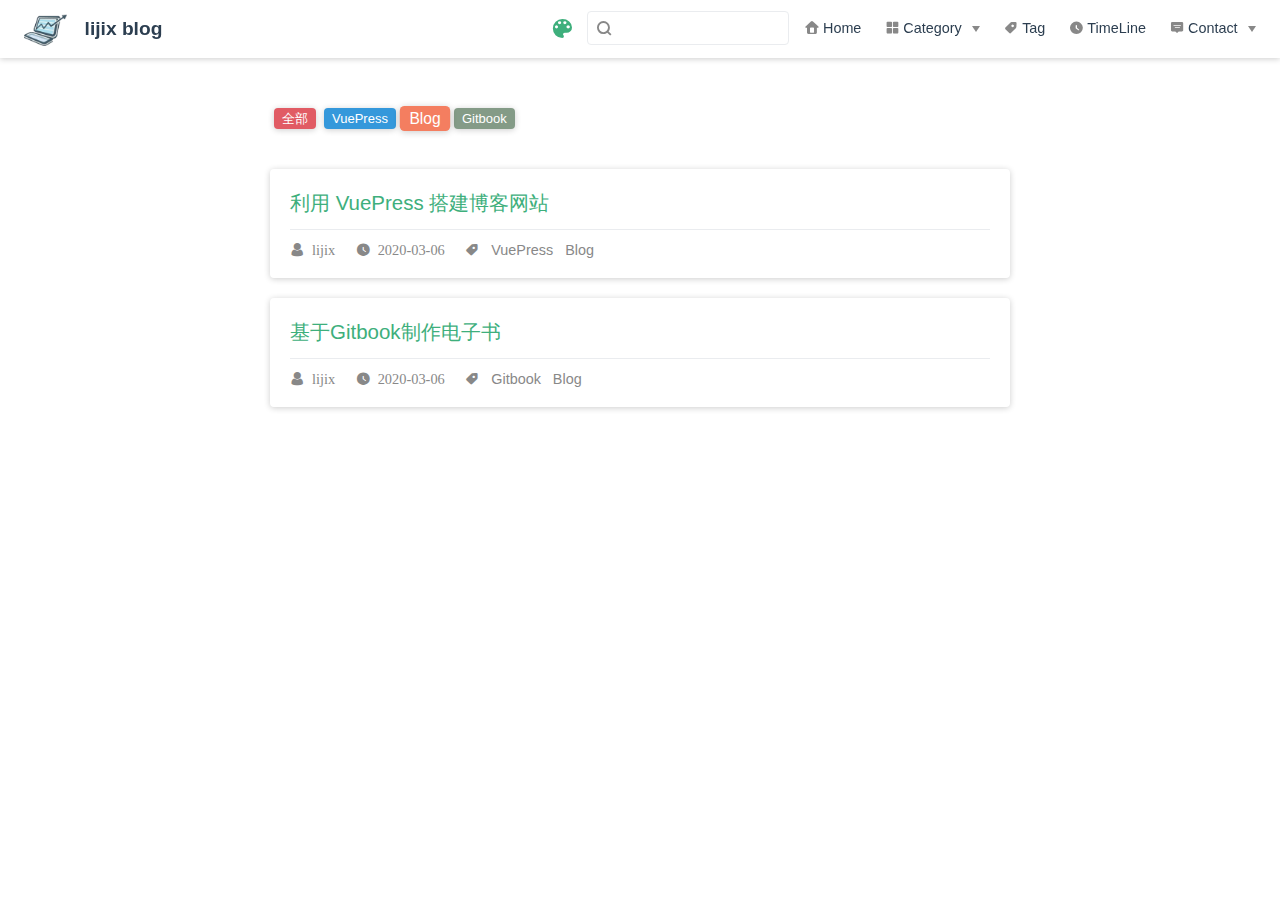
<file: tags/Blog/index.html>
<!DOCTYPE html>
<html lang="en-US">
  <head>
    <meta charset="utf-8">
    <meta name="viewport" content="width=device-width,initial-scale=1">
    <title>Blog tags | lijix blog</title>
    <meta name="generator" content="VuePress 1.5.2">
    <link rel="icon" href="/favicon.ico">
    <meta name="description" content="关注软件开发技术与创新应用">
    <meta name="viewport" content="width=device-width,initial-scale=1,user-scalable=no">
    <link rel="preload" href="/assets/css/0.styles.6a8dc677.css" as="style"><link rel="preload" href="/assets/js/app.7fa76137.js" as="script"><link rel="preload" href="/assets/js/4.0c27bf1e.js" as="script"><link rel="preload" href="/assets/js/1.d3d257b5.js" as="script"><link rel="prefetch" href="/assets/js/10.0b98b5d0.js"><link rel="prefetch" href="/assets/js/11.0d5120ca.js"><link rel="prefetch" href="/assets/js/12.f8aa1a53.js"><link rel="prefetch" href="/assets/js/3.4905d7d0.js"><link rel="prefetch" href="/assets/js/5.0cf6946c.js"><link rel="prefetch" href="/assets/js/6.6bcdac4f.js"><link rel="prefetch" href="/assets/js/7.afa9ba40.js"><link rel="prefetch" href="/assets/js/8.509e5e74.js"><link rel="prefetch" href="/assets/js/9.c91a5478.js">
    <link rel="stylesheet" href="/assets/css/0.styles.6a8dc677.css">
  </head>
  <body>
    <div id="app" data-server-rendered="true"><div class="tag-wrapper" data-v-c2f129e2><div class="theme-container no-sidebar" data-v-4698c43e data-v-c2f129e2><div data-v-4698c43e><div id="loader-wrapper" class="loading-wrapper" data-v-4b73742e data-v-4698c43e data-v-4698c43e><div class="loader-main" data-v-4b73742e><div data-v-4b73742e></div><div data-v-4b73742e></div><div data-v-4b73742e></div><div data-v-4b73742e></div></div> <!----> <!----></div> <div class="password-shadow password-wrapper-out" style="display:none;" data-v-6cbeab0a data-v-4698c43e data-v-4698c43e><h3 class="title" style="display:none;" data-v-6cbeab0a data-v-6cbeab0a>lijix blog</h3> <!----> <label id="box" class="inputBox" style="display:none;" data-v-6cbeab0a data-v-6cbeab0a><input type="password" value="" data-v-6cbeab0a> <span data-v-6cbeab0a>Konck! Knock!</span> <button data-v-6cbeab0a>OK</button></label> <div class="footer" style="display:none;" data-v-6cbeab0a data-v-6cbeab0a><span data-v-6cbeab0a><i class="iconfont reco-theme" data-v-6cbeab0a></i> <a target="blank" href="https://vuepress-theme-reco.recoluan.com" data-v-6cbeab0a>vuePress-theme-reco</a></span> <span data-v-6cbeab0a><i class="iconfont reco-copyright" data-v-6cbeab0a></i> <a data-v-6cbeab0a><span data-v-6cbeab0a>lijix</span>
            
          <span data-v-6cbeab0a>2020 - </span>
          2020
        </a></span></div></div> <div class="hide" data-v-4698c43e><header class="navbar" data-v-4698c43e><div class="sidebar-button"><svg xmlns="http://www.w3.org/2000/svg" aria-hidden="true" role="img" viewBox="0 0 448 512" class="icon"><path fill="currentColor" d="M436 124H12c-6.627 0-12-5.373-12-12V80c0-6.627 5.373-12 12-12h424c6.627 0 12 5.373 12 12v32c0 6.627-5.373 12-12 12zm0 160H12c-6.627 0-12-5.373-12-12v-32c0-6.627 5.373-12 12-12h424c6.627 0 12 5.373 12 12v32c0 6.627-5.373 12-12 12zm0 160H12c-6.627 0-12-5.373-12-12v-32c0-6.627 5.373-12 12-12h424c6.627 0 12 5.373 12 12v32c0 6.627-5.373 12-12 12z"></path></svg></div> <a href="/" class="home-link router-link-active"><img src="/logo_trans.png" alt="lijix blog" class="logo"> <span class="site-name">lijix blog</span></a> <div class="links"><div class="color-picker"><a class="color-button"><i class="iconfont reco-color"></i></a> <div class="color-picker-menu" style="display:none;"><div class="mode-options"><h4 class="title">Choose mode</h4> <ul class="color-mode-options"><li class="dark">dark</li><li class="auto active">auto</li><li class="light">light</li></ul></div></div></div> <div class="search-box"><i class="iconfont reco-search"></i> <input aria-label="Search" autocomplete="off" spellcheck="false" value=""> <!----></div> <nav class="nav-links can-hide"><div class="nav-item"><a href="/" class="nav-link"><i class="iconfont reco-home"></i>
  Home
</a></div><div class="nav-item"><div class="dropdown-wrapper"><a class="dropdown-title"><span class="title"><i class="iconfont reco-category"></i>
      Category
    </span> <span class="arrow right"></span></a> <ul class="nav-dropdown" style="display:none;"><li class="dropdown-item"><!----> <a href="/categories/other/" class="nav-link"><i class="iconfont undefined"></i>
  other
</a></li></ul></div></div><div class="nav-item"><a href="/tag/" class="nav-link"><i class="iconfont reco-tag"></i>
  Tag
</a></div><div class="nav-item"><a href="/timeline/" class="nav-link"><i class="iconfont reco-date"></i>
  TimeLine
</a></div><div class="nav-item"><div class="dropdown-wrapper"><a class="dropdown-title"><span class="title"><i class="iconfont reco-message"></i>
      Contact
    </span> <span class="arrow right"></span></a> <ul class="nav-dropdown" style="display:none;"><li class="dropdown-item"><!----> <a href="https://gitlab.com/lijixqang1/" target="_blank" rel="noopener noreferrer" class="nav-link external"><i class="iconfont reco-gitlab"></i>
  GitLab
  <svg xmlns="http://www.w3.org/2000/svg" aria-hidden="true" x="0px" y="0px" viewBox="0 0 100 100" width="15" height="15" class="icon outbound"><path fill="currentColor" d="M18.8,85.1h56l0,0c2.2,0,4-1.8,4-4v-32h-8v28h-48v-48h28v-8h-32l0,0c-2.2,0-4,1.8-4,4v56C14.8,83.3,16.6,85.1,18.8,85.1z"></path> <polygon fill="currentColor" points="45.7,48.7 51.3,54.3 77.2,28.5 77.2,37.2 85.2,37.2 85.2,14.9 62.8,14.9 62.8,22.9 71.5,22.9"></polygon></svg></a></li></ul></div></div> <!----></nav></div></header> <div class="sidebar-mask" data-v-4698c43e></div> <aside class="sidebar" data-v-4698c43e><div class="personal-info-wrapper" data-v-6c8ffc9c><img src="/avatar.png" alt="author-avatar" class="personal-img" data-v-6c8ffc9c> <h3 class="name" data-v-6c8ffc9c>
    lijix
  </h3> <div class="num" data-v-6c8ffc9c><div data-v-6c8ffc9c><h3 data-v-6c8ffc9c>2</h3> <h6 data-v-6c8ffc9c>文章</h6></div> <div data-v-6c8ffc9c><h3 data-v-6c8ffc9c>3</h3> <h6 data-v-6c8ffc9c>标签</h6></div></div> <hr data-v-6c8ffc9c></div> <nav class="nav-links"><div class="nav-item"><a href="/" class="nav-link"><i class="iconfont reco-home"></i>
  Home
</a></div><div class="nav-item"><div class="dropdown-wrapper"><a class="dropdown-title"><span class="title"><i class="iconfont reco-category"></i>
      Category
    </span> <span class="arrow right"></span></a> <ul class="nav-dropdown" style="display:none;"><li class="dropdown-item"><!----> <a href="/categories/other/" class="nav-link"><i class="iconfont undefined"></i>
  other
</a></li></ul></div></div><div class="nav-item"><a href="/tag/" class="nav-link"><i class="iconfont reco-tag"></i>
  Tag
</a></div><div class="nav-item"><a href="/timeline/" class="nav-link"><i class="iconfont reco-date"></i>
  TimeLine
</a></div><div class="nav-item"><div class="dropdown-wrapper"><a class="dropdown-title"><span class="title"><i class="iconfont reco-message"></i>
      Contact
    </span> <span class="arrow right"></span></a> <ul class="nav-dropdown" style="display:none;"><li class="dropdown-item"><!----> <a href="https://gitlab.com/lijixqang1/" target="_blank" rel="noopener noreferrer" class="nav-link external"><i class="iconfont reco-gitlab"></i>
  GitLab
  <svg xmlns="http://www.w3.org/2000/svg" aria-hidden="true" x="0px" y="0px" viewBox="0 0 100 100" width="15" height="15" class="icon outbound"><path fill="currentColor" d="M18.8,85.1h56l0,0c2.2,0,4-1.8,4-4v-32h-8v28h-48v-48h28v-8h-32l0,0c-2.2,0-4,1.8-4,4v56C14.8,83.3,16.6,85.1,18.8,85.1z"></path> <polygon fill="currentColor" points="45.7,48.7 51.3,54.3 77.2,28.5 77.2,37.2 85.2,37.2 85.2,14.9 62.8,14.9 62.8,22.9 71.5,22.9"></polygon></svg></a></li></ul></div></div> <!----></nav>  <ul class="sidebar-links"><li><section class="sidebar-group depth-0"><p class="sidebar-heading open"><span></span> <!----></p> <!----></section></li></ul> </aside> <div class="password-shadow password-wrapper-in" style="display:none;" data-v-6cbeab0a data-v-4698c43e><h3 class="title" style="display:none;" data-v-6cbeab0a data-v-6cbeab0a>Blog tags</h3> <!----> <label id="box" class="inputBox" style="display:none;" data-v-6cbeab0a data-v-6cbeab0a><input type="password" value="" data-v-6cbeab0a> <span data-v-6cbeab0a>Konck! Knock!</span> <button data-v-6cbeab0a>OK</button></label> <div class="footer" style="display:none;" data-v-6cbeab0a data-v-6cbeab0a><span data-v-6cbeab0a><i class="iconfont reco-theme" data-v-6cbeab0a></i> <a target="blank" href="https://vuepress-theme-reco.recoluan.com" data-v-6cbeab0a>vuePress-theme-reco</a></span> <span data-v-6cbeab0a><i class="iconfont reco-copyright" data-v-6cbeab0a></i> <a data-v-6cbeab0a><span data-v-6cbeab0a>lijix</span>
            
          <span data-v-6cbeab0a>2020 - </span>
          2020
        </a></span></div></div> <div data-v-4698c43e><div class="tags tags" style="display:none;" data-v-36b9f66a data-v-c2f129e2 data-v-c2f129e2><span style="background-color:#abbd81;" data-v-36b9f66a>全部</span><span style="background-color:#f8b26a;" data-v-36b9f66a>VuePress</span><span class="active" style="background-color:#849b87;" data-v-36b9f66a>Blog</span><span style="background-color:#f26d6d;" data-v-36b9f66a>Gitbook</span></div> <div class="abstract-wrapper list" style="display:none;" data-v-b014bc36 data-v-c2f129e2 data-v-c2f129e2><div class="abstract-item" data-v-28f76ce9 data-v-b014bc36><!----> <div class="title" data-v-28f76ce9><!----> <a href="/views/other/guide/5.html" data-v-28f76ce9>利用 VuePress 搭建博客网站</a></div> <div class="abstract" data-v-28f76ce9></div> <hr class="hr" data-v-28f76ce9> <div data-v-484a899e data-v-28f76ce9><i class="iconfont reco-account" data-v-484a899e><span data-v-484a899e>lijix</span></i> <i class="iconfont reco-date" data-v-484a899e><span data-v-484a899e>2020-03-06</span></i> <!----> <i class="iconfont reco-tag tags" data-v-484a899e><span class="tag-item" data-v-484a899e>
      VuePress
    </span><span class="tag-item" data-v-484a899e>
      Blog
    </span></i></div></div><div class="abstract-item" data-v-28f76ce9 data-v-b014bc36><!----> <div class="title" data-v-28f76ce9><!----> <a href="/views/technical/2020/6.html" data-v-28f76ce9>基于Gitbook制作电子书</a></div> <div class="abstract" data-v-28f76ce9></div> <hr class="hr" data-v-28f76ce9> <div data-v-484a899e data-v-28f76ce9><i class="iconfont reco-account" data-v-484a899e><span data-v-484a899e>lijix</span></i> <i class="iconfont reco-date" data-v-484a899e><span data-v-484a899e>2020-03-06</span></i> <!----> <i class="iconfont reco-tag tags" data-v-484a899e><span class="tag-item" data-v-484a899e>
      Gitbook
    </span><span class="tag-item" data-v-484a899e>
      Blog
    </span></i></div></div></div> <div class="pagation pagation" style="display:none;" data-v-303bd5dc data-v-c2f129e2 data-v-c2f129e2><div class="pagation-list" data-v-303bd5dc><span unselectable="on" class="jump" style="display:none;" data-v-303bd5dc>Prev</span> <span class="jump" style="display:none;" data-v-303bd5dc>1</span> <span class="ellipsis" style="display:none;" data-v-303bd5dc>...</span> <span class="jump bgprimary" data-v-303bd5dc>1</span> <span class="ellipsis" style="display:none;" data-v-303bd5dc>...</span> <span class="jump" style="display:none;" data-v-303bd5dc>1</span> <span class="jump" style="display:none;" data-v-303bd5dc>Next</span> <span class="jumppoint" data-v-303bd5dc>跳转到：</span> <span class="jumpinp" data-v-303bd5dc><input type="text" value="" data-v-303bd5dc></span> <span class="jump gobtn" data-v-303bd5dc>GO</span></div></div> <div class="comments-wrapper" style="display:none;" data-v-4698c43e><!----></div></div></div></div></div></div><div class="global-ui"><div class="back-to-ceiling" style="right:1rem;bottom:6rem;width:2.5rem;height:2.5rem;border-radius:.25rem;line-height:2.5rem;display:none;" data-v-a81d141e data-v-a81d141e><svg t="1574745035067" viewBox="0 0 1024 1024" version="1.1" xmlns="http://www.w3.org/2000/svg" p-id="5404" class="icon" data-v-a81d141e><path d="M526.60727968 10.90185116a27.675 27.675 0 0 0-29.21455937 0c-131.36607665 82.28402758-218.69155461 228.01873535-218.69155402 394.07834331a462.20625001 462.20625001 0 0 0 5.36959153 69.94390903c1.00431239 6.55289093-0.34802892 13.13561351-3.76865779 18.80351572-32.63518765 54.11355614-51.75690182 118.55860487-51.7569018 187.94566865a371.06718723 371.06718723 0 0 0 11.50484808 91.98906777c6.53300375 25.50556257 41.68394495 28.14064038 52.69160883 4.22606766 17.37162448-37.73630017 42.14135425-72.50938081 72.80769204-103.21549295 2.18761121 3.04276886 4.15646224 6.24463696 6.40373557 9.22774369a1871.4375 1871.4375 0 0 0 140.04691725 5.34970492 1866.36093723 1866.36093723 0 0 0 140.04691723-5.34970492c2.24727335-2.98310674 4.21612437-6.18497483 6.3937923-9.2178004 30.66633723 30.70611158 55.4360664 65.4791928 72.80769147 103.21549355 11.00766384 23.91457269 46.15860503 21.27949489 52.69160879-4.22606768a371.15156223 371.15156223 0 0 0 11.514792-91.99901164c0-69.36717486-19.13165746-133.82216804-51.75690182-187.92578088-3.42062944-5.66790279-4.76302748-12.26056868-3.76865837-18.80351632a462.20625001 462.20625001 0 0 0 5.36959269-69.943909c-0.00994388-166.08943902-87.32547796-311.81420293-218.6915546-394.09823051zM605.93803103 357.87693858a93.93749974 93.93749974 0 1 1-187.89594924 6.1e-7 93.93749974 93.93749974 0 0 1 187.89594924-6.1e-7z" p-id="5405" data-v-a81d141e></path><path d="M429.50777625 765.63860547C429.50777625 803.39355007 466.44236686 1000.39046097 512.00932183 1000.39046097c45.56695499 0 82.4922232-197.00623328 82.5015456-234.7518555 0-37.75494459-36.9345906-68.35043303-82.4922232-68.34111062-45.57627738-0.00932239-82.52019037 30.59548842-82.51086798 68.34111062z" p-id="5406" data-v-a81d141e></path></svg></div></div></div>
    <script src="/assets/js/app.7fa76137.js" defer></script><script src="/assets/js/4.0c27bf1e.js" defer></script><script src="/assets/js/1.d3d257b5.js" defer></script>
  </body>
</html>
</file>
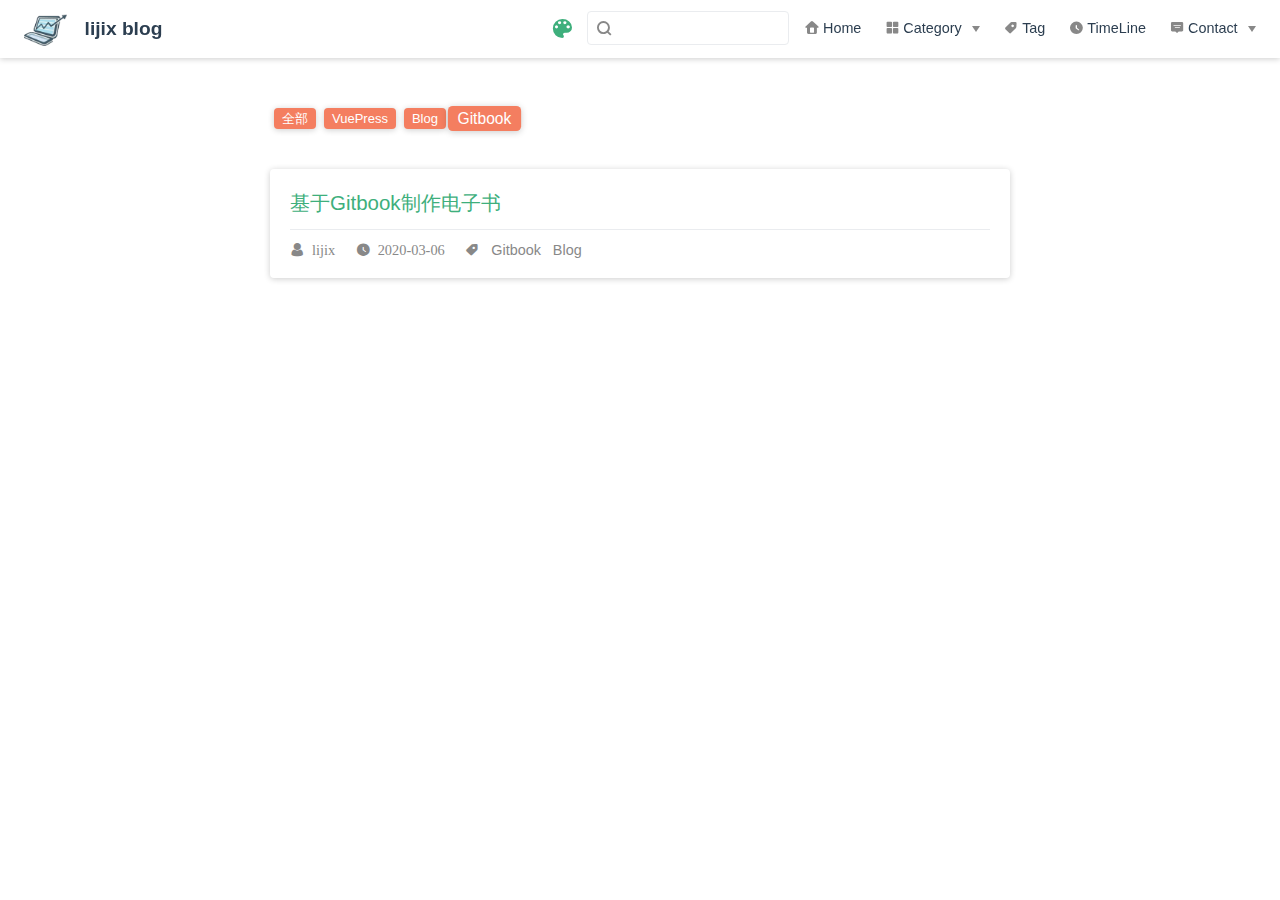
<file: tags/Gitbook/index.html>
<!DOCTYPE html>
<html lang="en-US">
  <head>
    <meta charset="utf-8">
    <meta name="viewport" content="width=device-width,initial-scale=1">
    <title>Gitbook tags | lijix blog</title>
    <meta name="generator" content="VuePress 1.5.2">
    <link rel="icon" href="/favicon.ico">
    <meta name="description" content="关注软件开发技术与创新应用">
    <meta name="viewport" content="width=device-width,initial-scale=1,user-scalable=no">
    <link rel="preload" href="/assets/css/0.styles.6a8dc677.css" as="style"><link rel="preload" href="/assets/js/app.7fa76137.js" as="script"><link rel="preload" href="/assets/js/4.0c27bf1e.js" as="script"><link rel="preload" href="/assets/js/1.d3d257b5.js" as="script"><link rel="prefetch" href="/assets/js/10.0b98b5d0.js"><link rel="prefetch" href="/assets/js/11.0d5120ca.js"><link rel="prefetch" href="/assets/js/12.f8aa1a53.js"><link rel="prefetch" href="/assets/js/3.4905d7d0.js"><link rel="prefetch" href="/assets/js/5.0cf6946c.js"><link rel="prefetch" href="/assets/js/6.6bcdac4f.js"><link rel="prefetch" href="/assets/js/7.afa9ba40.js"><link rel="prefetch" href="/assets/js/8.509e5e74.js"><link rel="prefetch" href="/assets/js/9.c91a5478.js">
    <link rel="stylesheet" href="/assets/css/0.styles.6a8dc677.css">
  </head>
  <body>
    <div id="app" data-server-rendered="true"><div class="tag-wrapper" data-v-c2f129e2><div class="theme-container no-sidebar" data-v-4698c43e data-v-c2f129e2><div data-v-4698c43e><div id="loader-wrapper" class="loading-wrapper" data-v-4b73742e data-v-4698c43e data-v-4698c43e><div class="loader-main" data-v-4b73742e><div data-v-4b73742e></div><div data-v-4b73742e></div><div data-v-4b73742e></div><div data-v-4b73742e></div></div> <!----> <!----></div> <div class="password-shadow password-wrapper-out" style="display:none;" data-v-6cbeab0a data-v-4698c43e data-v-4698c43e><h3 class="title" style="display:none;" data-v-6cbeab0a data-v-6cbeab0a>lijix blog</h3> <!----> <label id="box" class="inputBox" style="display:none;" data-v-6cbeab0a data-v-6cbeab0a><input type="password" value="" data-v-6cbeab0a> <span data-v-6cbeab0a>Konck! Knock!</span> <button data-v-6cbeab0a>OK</button></label> <div class="footer" style="display:none;" data-v-6cbeab0a data-v-6cbeab0a><span data-v-6cbeab0a><i class="iconfont reco-theme" data-v-6cbeab0a></i> <a target="blank" href="https://vuepress-theme-reco.recoluan.com" data-v-6cbeab0a>vuePress-theme-reco</a></span> <span data-v-6cbeab0a><i class="iconfont reco-copyright" data-v-6cbeab0a></i> <a data-v-6cbeab0a><span data-v-6cbeab0a>lijix</span>
            
          <span data-v-6cbeab0a>2020 - </span>
          2020
        </a></span></div></div> <div class="hide" data-v-4698c43e><header class="navbar" data-v-4698c43e><div class="sidebar-button"><svg xmlns="http://www.w3.org/2000/svg" aria-hidden="true" role="img" viewBox="0 0 448 512" class="icon"><path fill="currentColor" d="M436 124H12c-6.627 0-12-5.373-12-12V80c0-6.627 5.373-12 12-12h424c6.627 0 12 5.373 12 12v32c0 6.627-5.373 12-12 12zm0 160H12c-6.627 0-12-5.373-12-12v-32c0-6.627 5.373-12 12-12h424c6.627 0 12 5.373 12 12v32c0 6.627-5.373 12-12 12zm0 160H12c-6.627 0-12-5.373-12-12v-32c0-6.627 5.373-12 12-12h424c6.627 0 12 5.373 12 12v32c0 6.627-5.373 12-12 12z"></path></svg></div> <a href="/" class="home-link router-link-active"><img src="/logo_trans.png" alt="lijix blog" class="logo"> <span class="site-name">lijix blog</span></a> <div class="links"><div class="color-picker"><a class="color-button"><i class="iconfont reco-color"></i></a> <div class="color-picker-menu" style="display:none;"><div class="mode-options"><h4 class="title">Choose mode</h4> <ul class="color-mode-options"><li class="dark">dark</li><li class="auto active">auto</li><li class="light">light</li></ul></div></div></div> <div class="search-box"><i class="iconfont reco-search"></i> <input aria-label="Search" autocomplete="off" spellcheck="false" value=""> <!----></div> <nav class="nav-links can-hide"><div class="nav-item"><a href="/" class="nav-link"><i class="iconfont reco-home"></i>
  Home
</a></div><div class="nav-item"><div class="dropdown-wrapper"><a class="dropdown-title"><span class="title"><i class="iconfont reco-category"></i>
      Category
    </span> <span class="arrow right"></span></a> <ul class="nav-dropdown" style="display:none;"><li class="dropdown-item"><!----> <a href="/categories/other/" class="nav-link"><i class="iconfont undefined"></i>
  other
</a></li></ul></div></div><div class="nav-item"><a href="/tag/" class="nav-link"><i class="iconfont reco-tag"></i>
  Tag
</a></div><div class="nav-item"><a href="/timeline/" class="nav-link"><i class="iconfont reco-date"></i>
  TimeLine
</a></div><div class="nav-item"><div class="dropdown-wrapper"><a class="dropdown-title"><span class="title"><i class="iconfont reco-message"></i>
      Contact
    </span> <span class="arrow right"></span></a> <ul class="nav-dropdown" style="display:none;"><li class="dropdown-item"><!----> <a href="https://gitlab.com/lijixqang1/" target="_blank" rel="noopener noreferrer" class="nav-link external"><i class="iconfont reco-gitlab"></i>
  GitLab
  <svg xmlns="http://www.w3.org/2000/svg" aria-hidden="true" x="0px" y="0px" viewBox="0 0 100 100" width="15" height="15" class="icon outbound"><path fill="currentColor" d="M18.8,85.1h56l0,0c2.2,0,4-1.8,4-4v-32h-8v28h-48v-48h28v-8h-32l0,0c-2.2,0-4,1.8-4,4v56C14.8,83.3,16.6,85.1,18.8,85.1z"></path> <polygon fill="currentColor" points="45.7,48.7 51.3,54.3 77.2,28.5 77.2,37.2 85.2,37.2 85.2,14.9 62.8,14.9 62.8,22.9 71.5,22.9"></polygon></svg></a></li></ul></div></div> <!----></nav></div></header> <div class="sidebar-mask" data-v-4698c43e></div> <aside class="sidebar" data-v-4698c43e><div class="personal-info-wrapper" data-v-6c8ffc9c><img src="/avatar.png" alt="author-avatar" class="personal-img" data-v-6c8ffc9c> <h3 class="name" data-v-6c8ffc9c>
    lijix
  </h3> <div class="num" data-v-6c8ffc9c><div data-v-6c8ffc9c><h3 data-v-6c8ffc9c>2</h3> <h6 data-v-6c8ffc9c>文章</h6></div> <div data-v-6c8ffc9c><h3 data-v-6c8ffc9c>3</h3> <h6 data-v-6c8ffc9c>标签</h6></div></div> <hr data-v-6c8ffc9c></div> <nav class="nav-links"><div class="nav-item"><a href="/" class="nav-link"><i class="iconfont reco-home"></i>
  Home
</a></div><div class="nav-item"><div class="dropdown-wrapper"><a class="dropdown-title"><span class="title"><i class="iconfont reco-category"></i>
      Category
    </span> <span class="arrow right"></span></a> <ul class="nav-dropdown" style="display:none;"><li class="dropdown-item"><!----> <a href="/categories/other/" class="nav-link"><i class="iconfont undefined"></i>
  other
</a></li></ul></div></div><div class="nav-item"><a href="/tag/" class="nav-link"><i class="iconfont reco-tag"></i>
  Tag
</a></div><div class="nav-item"><a href="/timeline/" class="nav-link"><i class="iconfont reco-date"></i>
  TimeLine
</a></div><div class="nav-item"><div class="dropdown-wrapper"><a class="dropdown-title"><span class="title"><i class="iconfont reco-message"></i>
      Contact
    </span> <span class="arrow right"></span></a> <ul class="nav-dropdown" style="display:none;"><li class="dropdown-item"><!----> <a href="https://gitlab.com/lijixqang1/" target="_blank" rel="noopener noreferrer" class="nav-link external"><i class="iconfont reco-gitlab"></i>
  GitLab
  <svg xmlns="http://www.w3.org/2000/svg" aria-hidden="true" x="0px" y="0px" viewBox="0 0 100 100" width="15" height="15" class="icon outbound"><path fill="currentColor" d="M18.8,85.1h56l0,0c2.2,0,4-1.8,4-4v-32h-8v28h-48v-48h28v-8h-32l0,0c-2.2,0-4,1.8-4,4v56C14.8,83.3,16.6,85.1,18.8,85.1z"></path> <polygon fill="currentColor" points="45.7,48.7 51.3,54.3 77.2,28.5 77.2,37.2 85.2,37.2 85.2,14.9 62.8,14.9 62.8,22.9 71.5,22.9"></polygon></svg></a></li></ul></div></div> <!----></nav>  <ul class="sidebar-links"><li><section class="sidebar-group depth-0"><p class="sidebar-heading open"><span></span> <!----></p> <!----></section></li></ul> </aside> <div class="password-shadow password-wrapper-in" style="display:none;" data-v-6cbeab0a data-v-4698c43e><h3 class="title" style="display:none;" data-v-6cbeab0a data-v-6cbeab0a>Gitbook tags</h3> <!----> <label id="box" class="inputBox" style="display:none;" data-v-6cbeab0a data-v-6cbeab0a><input type="password" value="" data-v-6cbeab0a> <span data-v-6cbeab0a>Konck! Knock!</span> <button data-v-6cbeab0a>OK</button></label> <div class="footer" style="display:none;" data-v-6cbeab0a data-v-6cbeab0a><span data-v-6cbeab0a><i class="iconfont reco-theme" data-v-6cbeab0a></i> <a target="blank" href="https://vuepress-theme-reco.recoluan.com" data-v-6cbeab0a>vuePress-theme-reco</a></span> <span data-v-6cbeab0a><i class="iconfont reco-copyright" data-v-6cbeab0a></i> <a data-v-6cbeab0a><span data-v-6cbeab0a>lijix</span>
            
          <span data-v-6cbeab0a>2020 - </span>
          2020
        </a></span></div></div> <div data-v-4698c43e><div class="tags tags" style="display:none;" data-v-36b9f66a data-v-c2f129e2 data-v-c2f129e2><span style="background-color:#f8b26a;" data-v-36b9f66a>全部</span><span style="background-color:#f8b26a;" data-v-36b9f66a>VuePress</span><span style="background-color:#f8b26a;" data-v-36b9f66a>Blog</span><span class="active" style="background-color:#f8b26a;" data-v-36b9f66a>Gitbook</span></div> <div class="abstract-wrapper list" style="display:none;" data-v-b014bc36 data-v-c2f129e2 data-v-c2f129e2><div class="abstract-item" data-v-28f76ce9 data-v-b014bc36><!----> <div class="title" data-v-28f76ce9><!----> <a href="/views/technical/2020/6.html" data-v-28f76ce9>基于Gitbook制作电子书</a></div> <div class="abstract" data-v-28f76ce9></div> <hr class="hr" data-v-28f76ce9> <div data-v-484a899e data-v-28f76ce9><i class="iconfont reco-account" data-v-484a899e><span data-v-484a899e>lijix</span></i> <i class="iconfont reco-date" data-v-484a899e><span data-v-484a899e>2020-03-06</span></i> <!----> <i class="iconfont reco-tag tags" data-v-484a899e><span class="tag-item" data-v-484a899e>
      Gitbook
    </span><span class="tag-item" data-v-484a899e>
      Blog
    </span></i></div></div></div> <div class="pagation pagation" style="display:none;" data-v-303bd5dc data-v-c2f129e2 data-v-c2f129e2><div class="pagation-list" data-v-303bd5dc><span unselectable="on" class="jump" style="display:none;" data-v-303bd5dc>Prev</span> <span class="jump" style="display:none;" data-v-303bd5dc>1</span> <span class="ellipsis" style="display:none;" data-v-303bd5dc>...</span> <span class="jump bgprimary" data-v-303bd5dc>1</span> <span class="ellipsis" style="display:none;" data-v-303bd5dc>...</span> <span class="jump" style="display:none;" data-v-303bd5dc>1</span> <span class="jump" style="display:none;" data-v-303bd5dc>Next</span> <span class="jumppoint" data-v-303bd5dc>跳转到：</span> <span class="jumpinp" data-v-303bd5dc><input type="text" value="" data-v-303bd5dc></span> <span class="jump gobtn" data-v-303bd5dc>GO</span></div></div> <div class="comments-wrapper" style="display:none;" data-v-4698c43e><!----></div></div></div></div></div></div><div class="global-ui"><div class="back-to-ceiling" style="right:1rem;bottom:6rem;width:2.5rem;height:2.5rem;border-radius:.25rem;line-height:2.5rem;display:none;" data-v-a81d141e data-v-a81d141e><svg t="1574745035067" viewBox="0 0 1024 1024" version="1.1" xmlns="http://www.w3.org/2000/svg" p-id="5404" class="icon" data-v-a81d141e><path d="M526.60727968 10.90185116a27.675 27.675 0 0 0-29.21455937 0c-131.36607665 82.28402758-218.69155461 228.01873535-218.69155402 394.07834331a462.20625001 462.20625001 0 0 0 5.36959153 69.94390903c1.00431239 6.55289093-0.34802892 13.13561351-3.76865779 18.80351572-32.63518765 54.11355614-51.75690182 118.55860487-51.7569018 187.94566865a371.06718723 371.06718723 0 0 0 11.50484808 91.98906777c6.53300375 25.50556257 41.68394495 28.14064038 52.69160883 4.22606766 17.37162448-37.73630017 42.14135425-72.50938081 72.80769204-103.21549295 2.18761121 3.04276886 4.15646224 6.24463696 6.40373557 9.22774369a1871.4375 1871.4375 0 0 0 140.04691725 5.34970492 1866.36093723 1866.36093723 0 0 0 140.04691723-5.34970492c2.24727335-2.98310674 4.21612437-6.18497483 6.3937923-9.2178004 30.66633723 30.70611158 55.4360664 65.4791928 72.80769147 103.21549355 11.00766384 23.91457269 46.15860503 21.27949489 52.69160879-4.22606768a371.15156223 371.15156223 0 0 0 11.514792-91.99901164c0-69.36717486-19.13165746-133.82216804-51.75690182-187.92578088-3.42062944-5.66790279-4.76302748-12.26056868-3.76865837-18.80351632a462.20625001 462.20625001 0 0 0 5.36959269-69.943909c-0.00994388-166.08943902-87.32547796-311.81420293-218.6915546-394.09823051zM605.93803103 357.87693858a93.93749974 93.93749974 0 1 1-187.89594924 6.1e-7 93.93749974 93.93749974 0 0 1 187.89594924-6.1e-7z" p-id="5405" data-v-a81d141e></path><path d="M429.50777625 765.63860547C429.50777625 803.39355007 466.44236686 1000.39046097 512.00932183 1000.39046097c45.56695499 0 82.4922232-197.00623328 82.5015456-234.7518555 0-37.75494459-36.9345906-68.35043303-82.4922232-68.34111062-45.57627738-0.00932239-82.52019037 30.59548842-82.51086798 68.34111062z" p-id="5406" data-v-a81d141e></path></svg></div></div></div>
    <script src="/assets/js/app.7fa76137.js" defer></script><script src="/assets/js/4.0c27bf1e.js" defer></script><script src="/assets/js/1.d3d257b5.js" defer></script>
  </body>
</html>
</file>
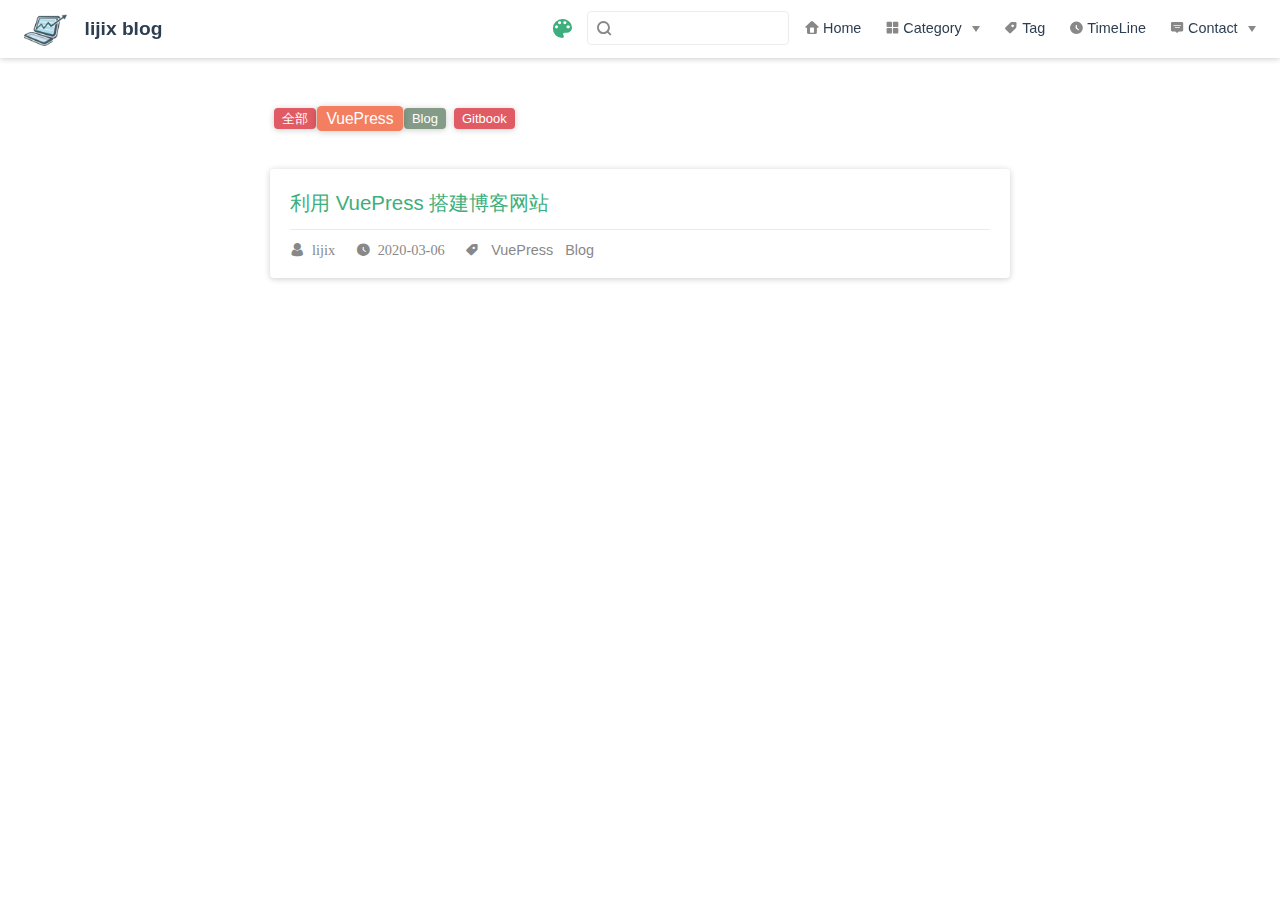
<file: tags/VuePress/index.html>
<!DOCTYPE html>
<html lang="en-US">
  <head>
    <meta charset="utf-8">
    <meta name="viewport" content="width=device-width,initial-scale=1">
    <title>VuePress tags | lijix blog</title>
    <meta name="generator" content="VuePress 1.5.2">
    <link rel="icon" href="/favicon.ico">
    <meta name="description" content="关注软件开发技术与创新应用">
    <meta name="viewport" content="width=device-width,initial-scale=1,user-scalable=no">
    <link rel="preload" href="/assets/css/0.styles.6a8dc677.css" as="style"><link rel="preload" href="/assets/js/app.7fa76137.js" as="script"><link rel="preload" href="/assets/js/4.0c27bf1e.js" as="script"><link rel="preload" href="/assets/js/1.d3d257b5.js" as="script"><link rel="prefetch" href="/assets/js/10.0b98b5d0.js"><link rel="prefetch" href="/assets/js/11.0d5120ca.js"><link rel="prefetch" href="/assets/js/12.f8aa1a53.js"><link rel="prefetch" href="/assets/js/3.4905d7d0.js"><link rel="prefetch" href="/assets/js/5.0cf6946c.js"><link rel="prefetch" href="/assets/js/6.6bcdac4f.js"><link rel="prefetch" href="/assets/js/7.afa9ba40.js"><link rel="prefetch" href="/assets/js/8.509e5e74.js"><link rel="prefetch" href="/assets/js/9.c91a5478.js">
    <link rel="stylesheet" href="/assets/css/0.styles.6a8dc677.css">
  </head>
  <body>
    <div id="app" data-server-rendered="true"><div class="tag-wrapper" data-v-c2f129e2><div class="theme-container no-sidebar" data-v-4698c43e data-v-c2f129e2><div data-v-4698c43e><div id="loader-wrapper" class="loading-wrapper" data-v-4b73742e data-v-4698c43e data-v-4698c43e><div class="loader-main" data-v-4b73742e><div data-v-4b73742e></div><div data-v-4b73742e></div><div data-v-4b73742e></div><div data-v-4b73742e></div></div> <!----> <!----></div> <div class="password-shadow password-wrapper-out" style="display:none;" data-v-6cbeab0a data-v-4698c43e data-v-4698c43e><h3 class="title" style="display:none;" data-v-6cbeab0a data-v-6cbeab0a>lijix blog</h3> <!----> <label id="box" class="inputBox" style="display:none;" data-v-6cbeab0a data-v-6cbeab0a><input type="password" value="" data-v-6cbeab0a> <span data-v-6cbeab0a>Konck! Knock!</span> <button data-v-6cbeab0a>OK</button></label> <div class="footer" style="display:none;" data-v-6cbeab0a data-v-6cbeab0a><span data-v-6cbeab0a><i class="iconfont reco-theme" data-v-6cbeab0a></i> <a target="blank" href="https://vuepress-theme-reco.recoluan.com" data-v-6cbeab0a>vuePress-theme-reco</a></span> <span data-v-6cbeab0a><i class="iconfont reco-copyright" data-v-6cbeab0a></i> <a data-v-6cbeab0a><span data-v-6cbeab0a>lijix</span>
            
          <span data-v-6cbeab0a>2020 - </span>
          2020
        </a></span></div></div> <div class="hide" data-v-4698c43e><header class="navbar" data-v-4698c43e><div class="sidebar-button"><svg xmlns="http://www.w3.org/2000/svg" aria-hidden="true" role="img" viewBox="0 0 448 512" class="icon"><path fill="currentColor" d="M436 124H12c-6.627 0-12-5.373-12-12V80c0-6.627 5.373-12 12-12h424c6.627 0 12 5.373 12 12v32c0 6.627-5.373 12-12 12zm0 160H12c-6.627 0-12-5.373-12-12v-32c0-6.627 5.373-12 12-12h424c6.627 0 12 5.373 12 12v32c0 6.627-5.373 12-12 12zm0 160H12c-6.627 0-12-5.373-12-12v-32c0-6.627 5.373-12 12-12h424c6.627 0 12 5.373 12 12v32c0 6.627-5.373 12-12 12z"></path></svg></div> <a href="/" class="home-link router-link-active"><img src="/logo_trans.png" alt="lijix blog" class="logo"> <span class="site-name">lijix blog</span></a> <div class="links"><div class="color-picker"><a class="color-button"><i class="iconfont reco-color"></i></a> <div class="color-picker-menu" style="display:none;"><div class="mode-options"><h4 class="title">Choose mode</h4> <ul class="color-mode-options"><li class="dark">dark</li><li class="auto active">auto</li><li class="light">light</li></ul></div></div></div> <div class="search-box"><i class="iconfont reco-search"></i> <input aria-label="Search" autocomplete="off" spellcheck="false" value=""> <!----></div> <nav class="nav-links can-hide"><div class="nav-item"><a href="/" class="nav-link"><i class="iconfont reco-home"></i>
  Home
</a></div><div class="nav-item"><div class="dropdown-wrapper"><a class="dropdown-title"><span class="title"><i class="iconfont reco-category"></i>
      Category
    </span> <span class="arrow right"></span></a> <ul class="nav-dropdown" style="display:none;"><li class="dropdown-item"><!----> <a href="/categories/other/" class="nav-link"><i class="iconfont undefined"></i>
  other
</a></li></ul></div></div><div class="nav-item"><a href="/tag/" class="nav-link"><i class="iconfont reco-tag"></i>
  Tag
</a></div><div class="nav-item"><a href="/timeline/" class="nav-link"><i class="iconfont reco-date"></i>
  TimeLine
</a></div><div class="nav-item"><div class="dropdown-wrapper"><a class="dropdown-title"><span class="title"><i class="iconfont reco-message"></i>
      Contact
    </span> <span class="arrow right"></span></a> <ul class="nav-dropdown" style="display:none;"><li class="dropdown-item"><!----> <a href="https://gitlab.com/lijixqang1/" target="_blank" rel="noopener noreferrer" class="nav-link external"><i class="iconfont reco-gitlab"></i>
  GitLab
  <svg xmlns="http://www.w3.org/2000/svg" aria-hidden="true" x="0px" y="0px" viewBox="0 0 100 100" width="15" height="15" class="icon outbound"><path fill="currentColor" d="M18.8,85.1h56l0,0c2.2,0,4-1.8,4-4v-32h-8v28h-48v-48h28v-8h-32l0,0c-2.2,0-4,1.8-4,4v56C14.8,83.3,16.6,85.1,18.8,85.1z"></path> <polygon fill="currentColor" points="45.7,48.7 51.3,54.3 77.2,28.5 77.2,37.2 85.2,37.2 85.2,14.9 62.8,14.9 62.8,22.9 71.5,22.9"></polygon></svg></a></li></ul></div></div> <!----></nav></div></header> <div class="sidebar-mask" data-v-4698c43e></div> <aside class="sidebar" data-v-4698c43e><div class="personal-info-wrapper" data-v-6c8ffc9c><img src="/avatar.png" alt="author-avatar" class="personal-img" data-v-6c8ffc9c> <h3 class="name" data-v-6c8ffc9c>
    lijix
  </h3> <div class="num" data-v-6c8ffc9c><div data-v-6c8ffc9c><h3 data-v-6c8ffc9c>2</h3> <h6 data-v-6c8ffc9c>文章</h6></div> <div data-v-6c8ffc9c><h3 data-v-6c8ffc9c>3</h3> <h6 data-v-6c8ffc9c>标签</h6></div></div> <hr data-v-6c8ffc9c></div> <nav class="nav-links"><div class="nav-item"><a href="/" class="nav-link"><i class="iconfont reco-home"></i>
  Home
</a></div><div class="nav-item"><div class="dropdown-wrapper"><a class="dropdown-title"><span class="title"><i class="iconfont reco-category"></i>
      Category
    </span> <span class="arrow right"></span></a> <ul class="nav-dropdown" style="display:none;"><li class="dropdown-item"><!----> <a href="/categories/other/" class="nav-link"><i class="iconfont undefined"></i>
  other
</a></li></ul></div></div><div class="nav-item"><a href="/tag/" class="nav-link"><i class="iconfont reco-tag"></i>
  Tag
</a></div><div class="nav-item"><a href="/timeline/" class="nav-link"><i class="iconfont reco-date"></i>
  TimeLine
</a></div><div class="nav-item"><div class="dropdown-wrapper"><a class="dropdown-title"><span class="title"><i class="iconfont reco-message"></i>
      Contact
    </span> <span class="arrow right"></span></a> <ul class="nav-dropdown" style="display:none;"><li class="dropdown-item"><!----> <a href="https://gitlab.com/lijixqang1/" target="_blank" rel="noopener noreferrer" class="nav-link external"><i class="iconfont reco-gitlab"></i>
  GitLab
  <svg xmlns="http://www.w3.org/2000/svg" aria-hidden="true" x="0px" y="0px" viewBox="0 0 100 100" width="15" height="15" class="icon outbound"><path fill="currentColor" d="M18.8,85.1h56l0,0c2.2,0,4-1.8,4-4v-32h-8v28h-48v-48h28v-8h-32l0,0c-2.2,0-4,1.8-4,4v56C14.8,83.3,16.6,85.1,18.8,85.1z"></path> <polygon fill="currentColor" points="45.7,48.7 51.3,54.3 77.2,28.5 77.2,37.2 85.2,37.2 85.2,14.9 62.8,14.9 62.8,22.9 71.5,22.9"></polygon></svg></a></li></ul></div></div> <!----></nav>  <ul class="sidebar-links"><li><section class="sidebar-group depth-0"><p class="sidebar-heading open"><span></span> <!----></p> <!----></section></li></ul> </aside> <div class="password-shadow password-wrapper-in" style="display:none;" data-v-6cbeab0a data-v-4698c43e><h3 class="title" style="display:none;" data-v-6cbeab0a data-v-6cbeab0a>VuePress tags</h3> <!----> <label id="box" class="inputBox" style="display:none;" data-v-6cbeab0a data-v-6cbeab0a><input type="password" value="" data-v-6cbeab0a> <span data-v-6cbeab0a>Konck! Knock!</span> <button data-v-6cbeab0a>OK</button></label> <div class="footer" style="display:none;" data-v-6cbeab0a data-v-6cbeab0a><span data-v-6cbeab0a><i class="iconfont reco-theme" data-v-6cbeab0a></i> <a target="blank" href="https://vuepress-theme-reco.recoluan.com" data-v-6cbeab0a>vuePress-theme-reco</a></span> <span data-v-6cbeab0a><i class="iconfont reco-copyright" data-v-6cbeab0a></i> <a data-v-6cbeab0a><span data-v-6cbeab0a>lijix</span>
            
          <span data-v-6cbeab0a>2020 - </span>
          2020
        </a></span></div></div> <div data-v-4698c43e><div class="tags tags" style="display:none;" data-v-36b9f66a data-v-c2f129e2 data-v-c2f129e2><span style="background-color:#fb9b5f;" data-v-36b9f66a>全部</span><span class="active" style="background-color:#abbd81;" data-v-36b9f66a>VuePress</span><span style="background-color:#fb9b5f;" data-v-36b9f66a>Blog</span><span style="background-color:#e15b64;" data-v-36b9f66a>Gitbook</span></div> <div class="abstract-wrapper list" style="display:none;" data-v-b014bc36 data-v-c2f129e2 data-v-c2f129e2><div class="abstract-item" data-v-28f76ce9 data-v-b014bc36><!----> <div class="title" data-v-28f76ce9><!----> <a href="/views/other/guide/5.html" data-v-28f76ce9>利用 VuePress 搭建博客网站</a></div> <div class="abstract" data-v-28f76ce9></div> <hr class="hr" data-v-28f76ce9> <div data-v-484a899e data-v-28f76ce9><i class="iconfont reco-account" data-v-484a899e><span data-v-484a899e>lijix</span></i> <i class="iconfont reco-date" data-v-484a899e><span data-v-484a899e>2020-03-06</span></i> <!----> <i class="iconfont reco-tag tags" data-v-484a899e><span class="tag-item" data-v-484a899e>
      VuePress
    </span><span class="tag-item" data-v-484a899e>
      Blog
    </span></i></div></div></div> <div class="pagation pagation" style="display:none;" data-v-303bd5dc data-v-c2f129e2 data-v-c2f129e2><div class="pagation-list" data-v-303bd5dc><span unselectable="on" class="jump" style="display:none;" data-v-303bd5dc>Prev</span> <span class="jump" style="display:none;" data-v-303bd5dc>1</span> <span class="ellipsis" style="display:none;" data-v-303bd5dc>...</span> <span class="jump bgprimary" data-v-303bd5dc>1</span> <span class="ellipsis" style="display:none;" data-v-303bd5dc>...</span> <span class="jump" style="display:none;" data-v-303bd5dc>1</span> <span class="jump" style="display:none;" data-v-303bd5dc>Next</span> <span class="jumppoint" data-v-303bd5dc>跳转到：</span> <span class="jumpinp" data-v-303bd5dc><input type="text" value="" data-v-303bd5dc></span> <span class="jump gobtn" data-v-303bd5dc>GO</span></div></div> <div class="comments-wrapper" style="display:none;" data-v-4698c43e><!----></div></div></div></div></div></div><div class="global-ui"><div class="back-to-ceiling" style="right:1rem;bottom:6rem;width:2.5rem;height:2.5rem;border-radius:.25rem;line-height:2.5rem;display:none;" data-v-a81d141e data-v-a81d141e><svg t="1574745035067" viewBox="0 0 1024 1024" version="1.1" xmlns="http://www.w3.org/2000/svg" p-id="5404" class="icon" data-v-a81d141e><path d="M526.60727968 10.90185116a27.675 27.675 0 0 0-29.21455937 0c-131.36607665 82.28402758-218.69155461 228.01873535-218.69155402 394.07834331a462.20625001 462.20625001 0 0 0 5.36959153 69.94390903c1.00431239 6.55289093-0.34802892 13.13561351-3.76865779 18.80351572-32.63518765 54.11355614-51.75690182 118.55860487-51.7569018 187.94566865a371.06718723 371.06718723 0 0 0 11.50484808 91.98906777c6.53300375 25.50556257 41.68394495 28.14064038 52.69160883 4.22606766 17.37162448-37.73630017 42.14135425-72.50938081 72.80769204-103.21549295 2.18761121 3.04276886 4.15646224 6.24463696 6.40373557 9.22774369a1871.4375 1871.4375 0 0 0 140.04691725 5.34970492 1866.36093723 1866.36093723 0 0 0 140.04691723-5.34970492c2.24727335-2.98310674 4.21612437-6.18497483 6.3937923-9.2178004 30.66633723 30.70611158 55.4360664 65.4791928 72.80769147 103.21549355 11.00766384 23.91457269 46.15860503 21.27949489 52.69160879-4.22606768a371.15156223 371.15156223 0 0 0 11.514792-91.99901164c0-69.36717486-19.13165746-133.82216804-51.75690182-187.92578088-3.42062944-5.66790279-4.76302748-12.26056868-3.76865837-18.80351632a462.20625001 462.20625001 0 0 0 5.36959269-69.943909c-0.00994388-166.08943902-87.32547796-311.81420293-218.6915546-394.09823051zM605.93803103 357.87693858a93.93749974 93.93749974 0 1 1-187.89594924 6.1e-7 93.93749974 93.93749974 0 0 1 187.89594924-6.1e-7z" p-id="5405" data-v-a81d141e></path><path d="M429.50777625 765.63860547C429.50777625 803.39355007 466.44236686 1000.39046097 512.00932183 1000.39046097c45.56695499 0 82.4922232-197.00623328 82.5015456-234.7518555 0-37.75494459-36.9345906-68.35043303-82.4922232-68.34111062-45.57627738-0.00932239-82.52019037 30.59548842-82.51086798 68.34111062z" p-id="5406" data-v-a81d141e></path></svg></div></div></div>
    <script src="/assets/js/app.7fa76137.js" defer></script><script src="/assets/js/4.0c27bf1e.js" defer></script><script src="/assets/js/1.d3d257b5.js" defer></script>
  </body>
</html>
</file>
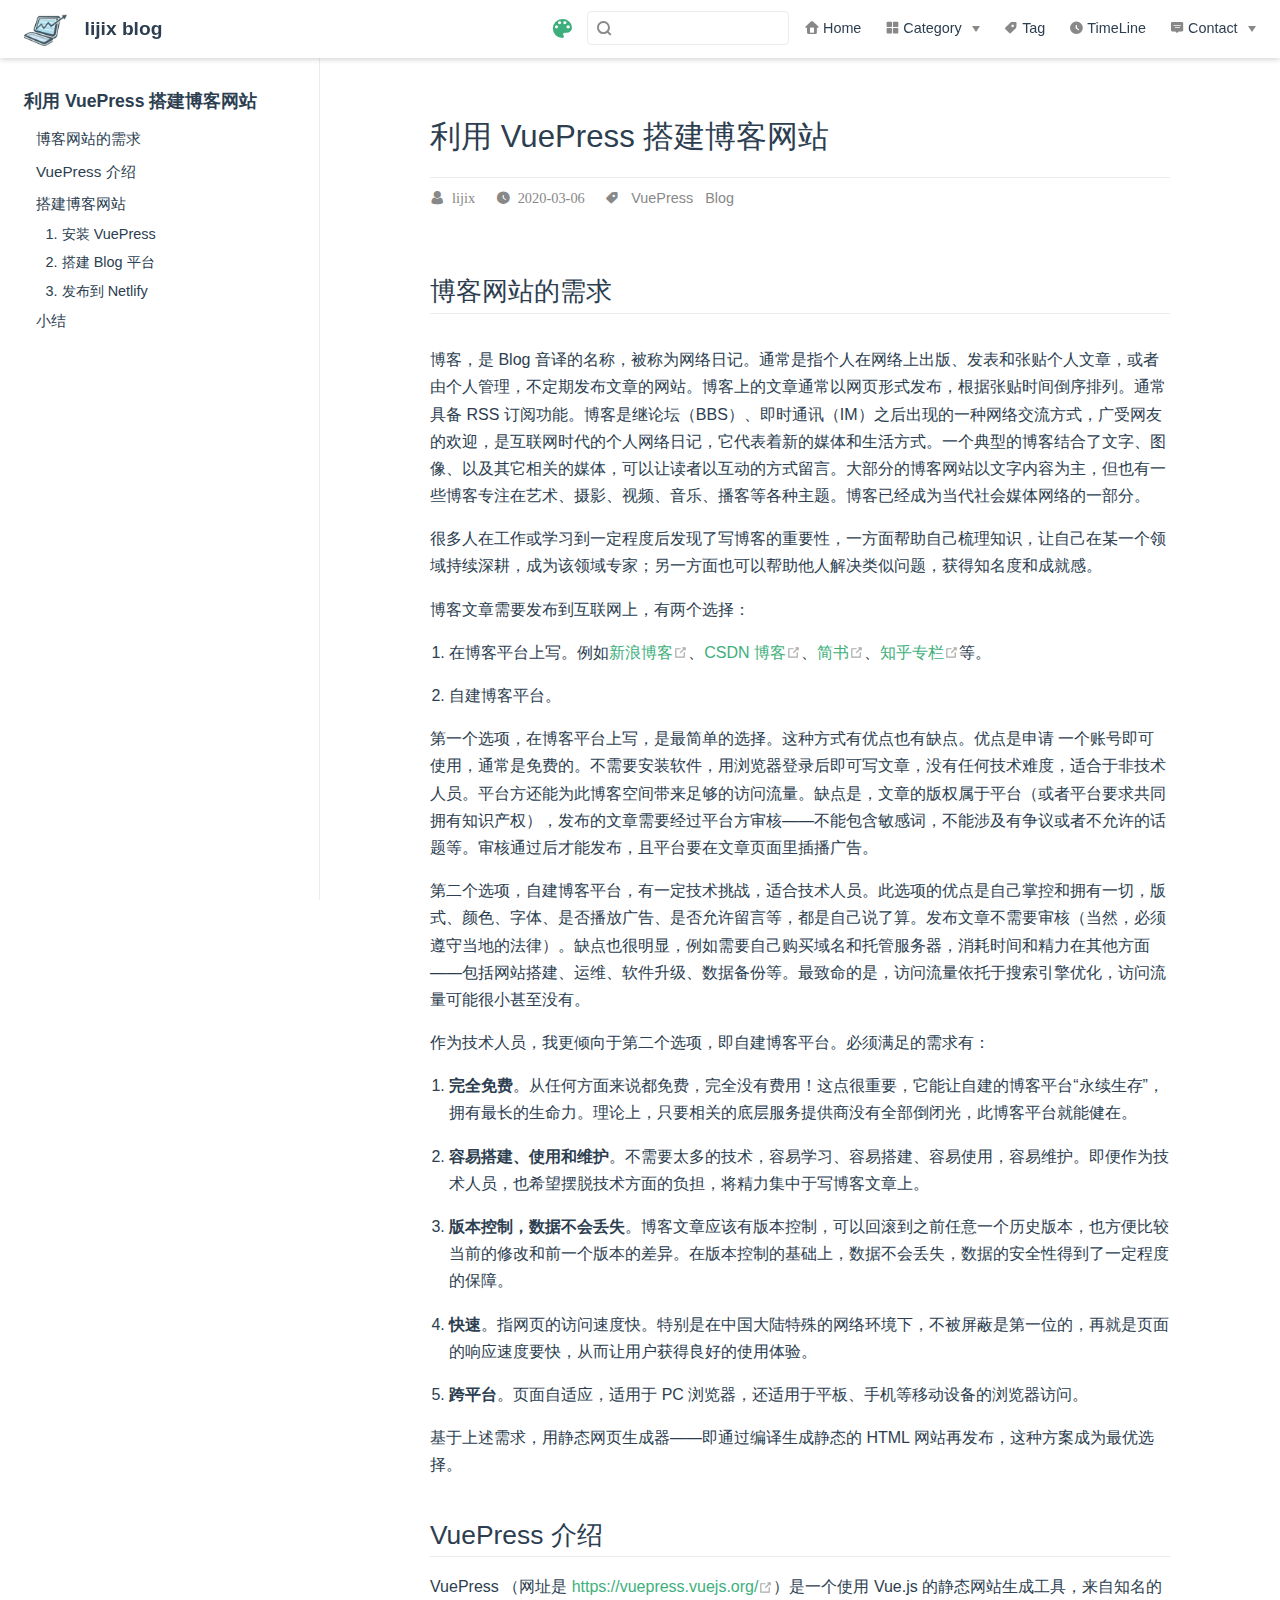
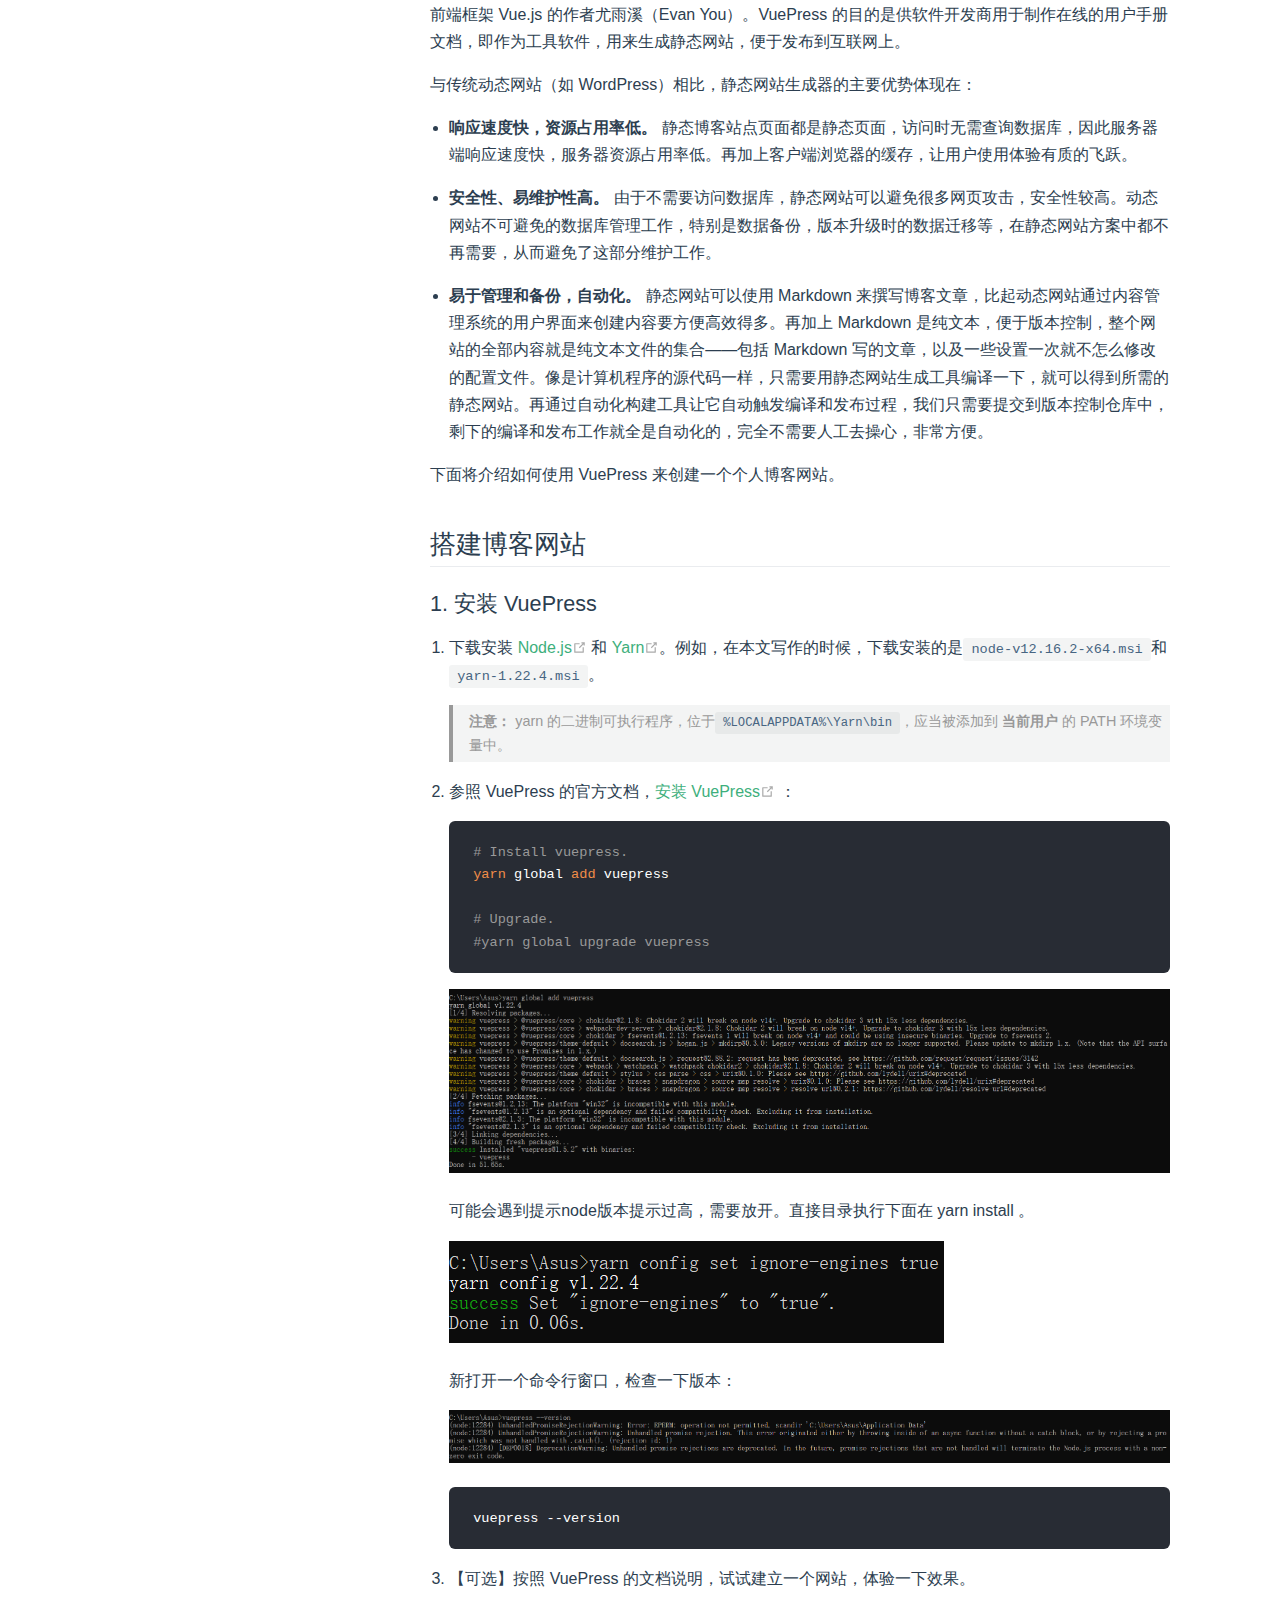
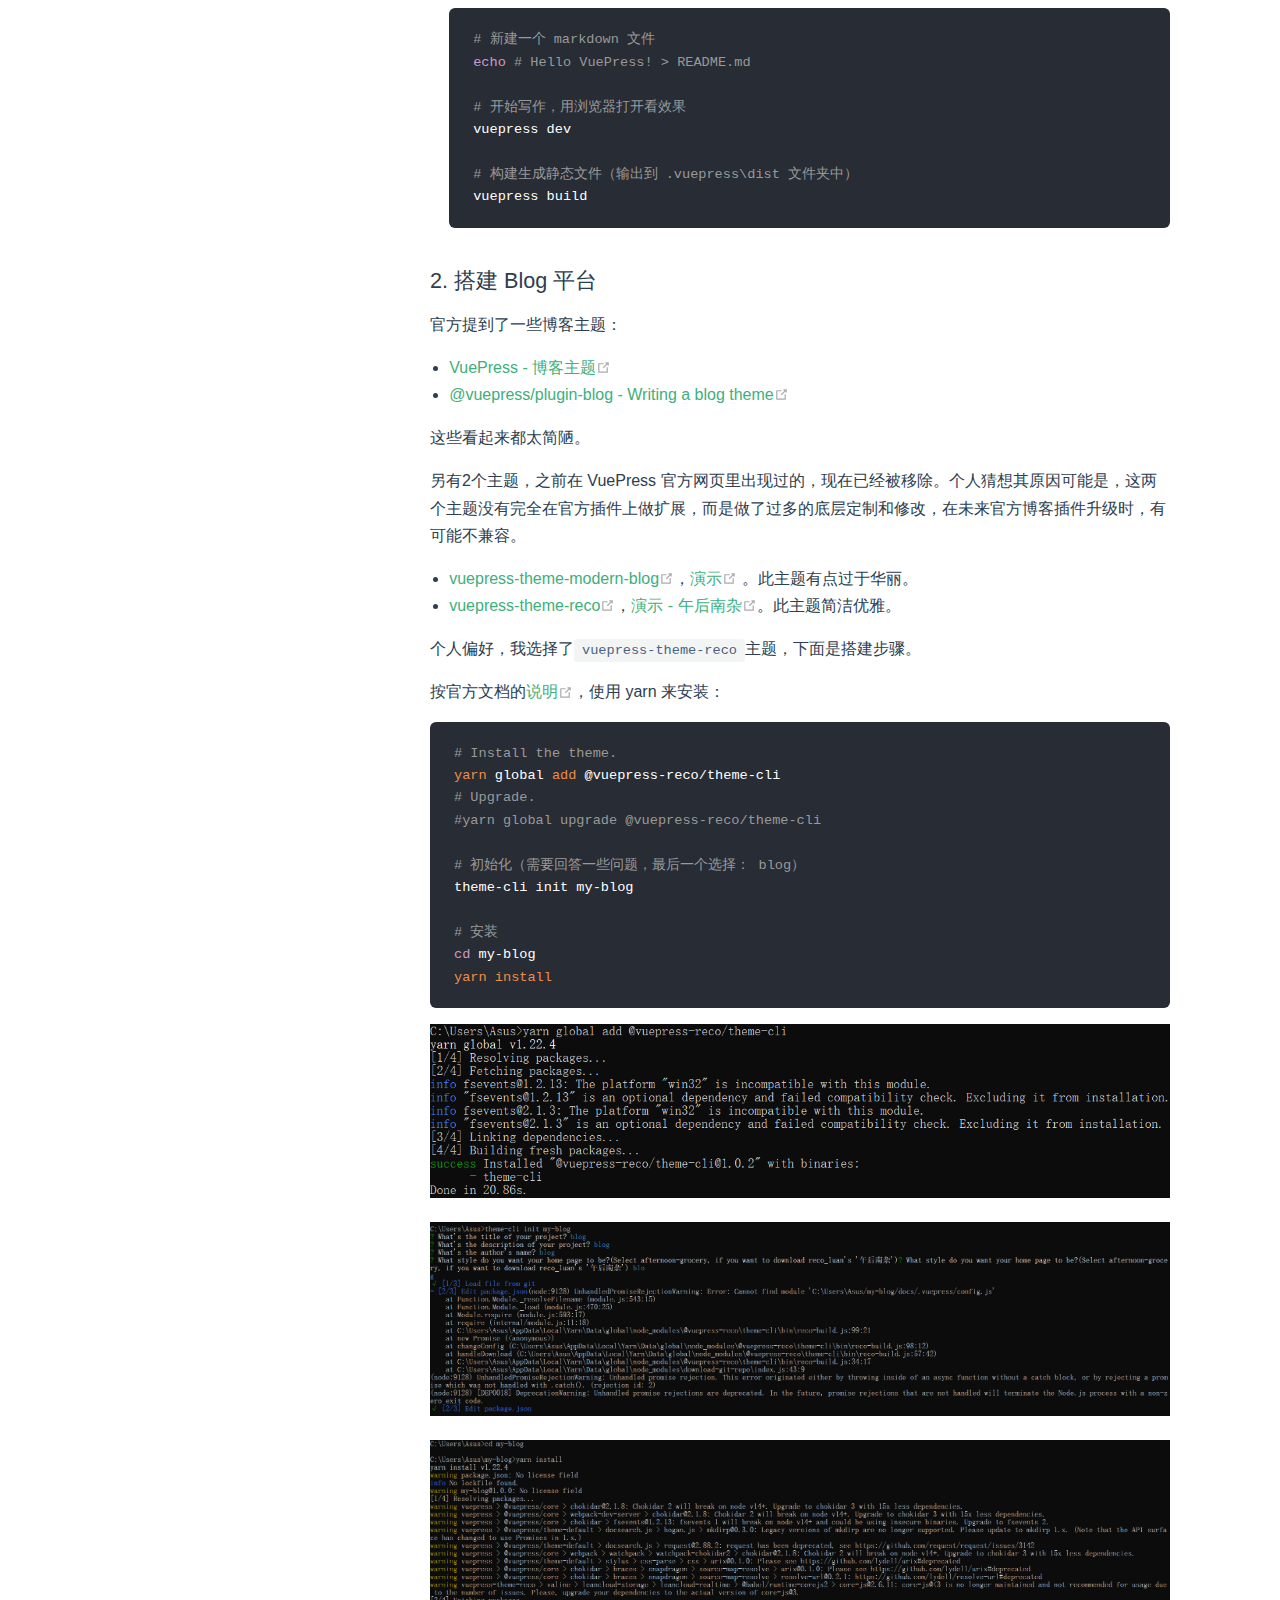
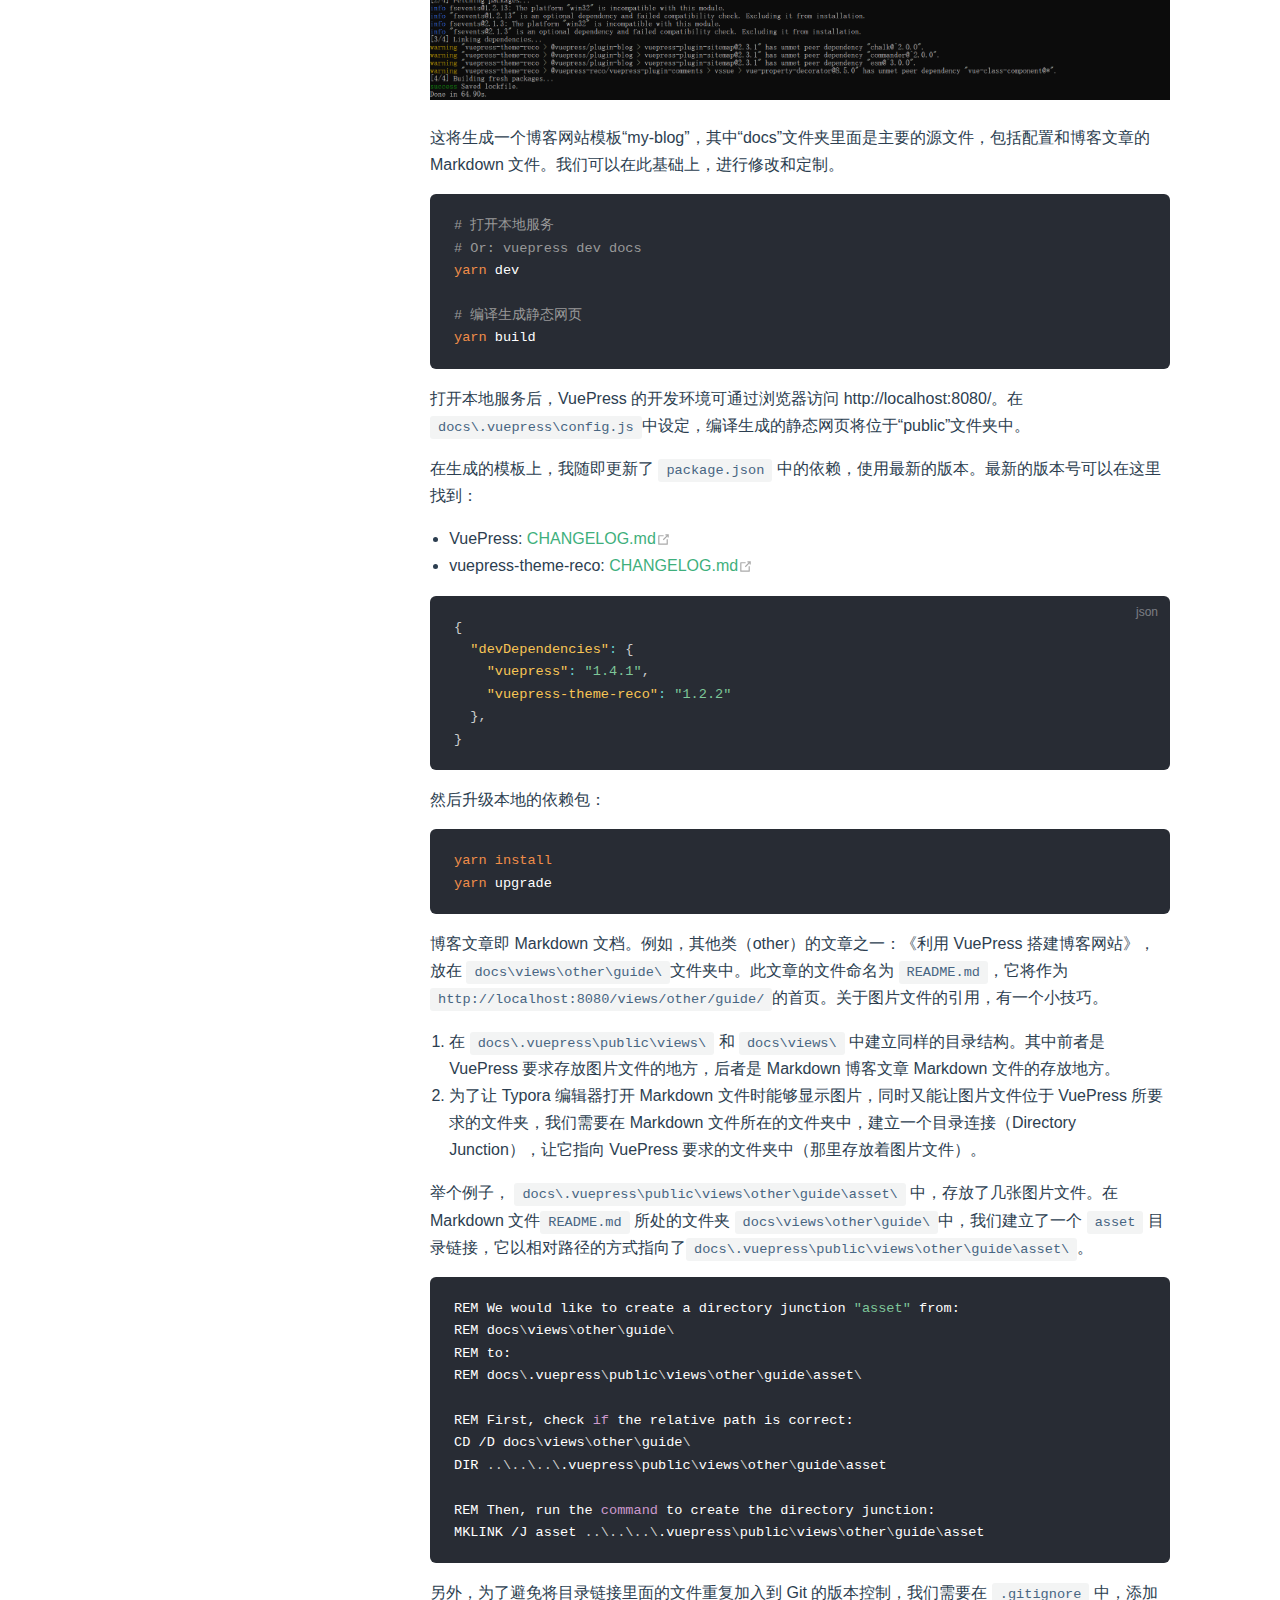
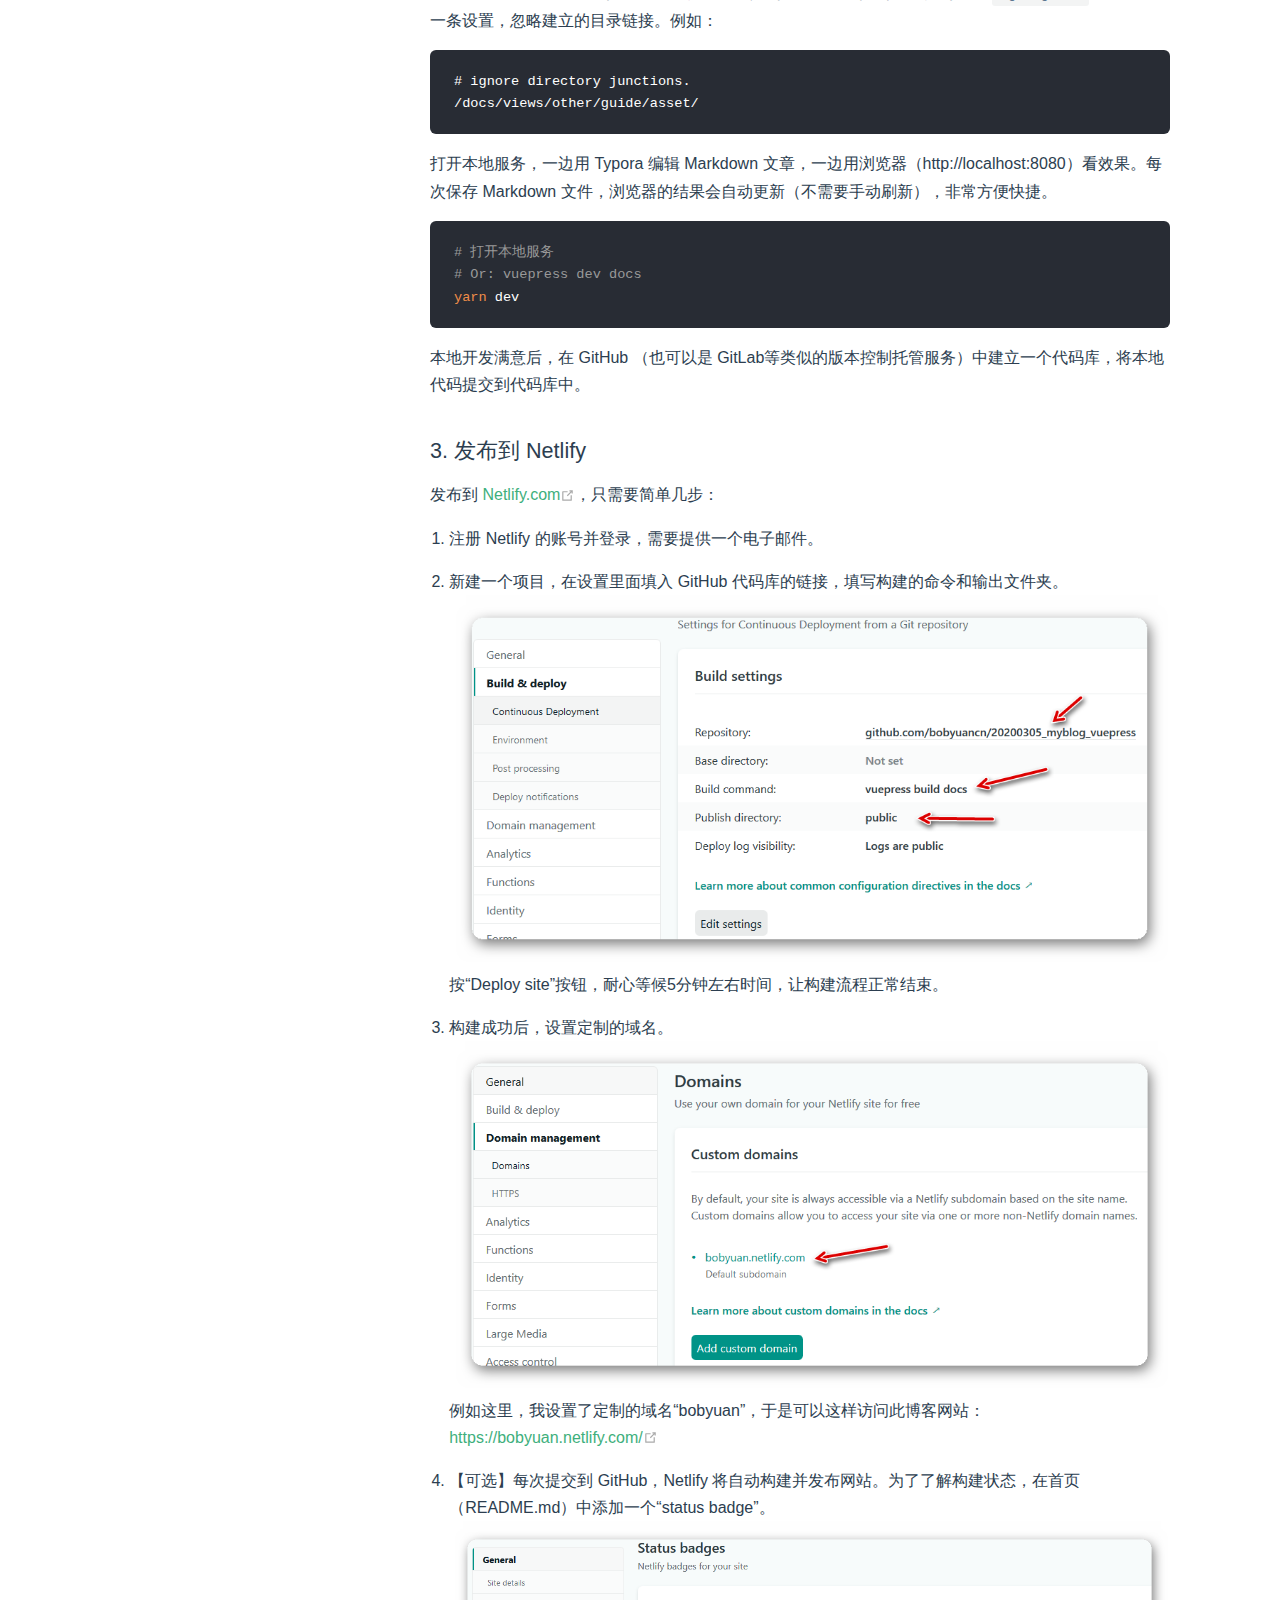
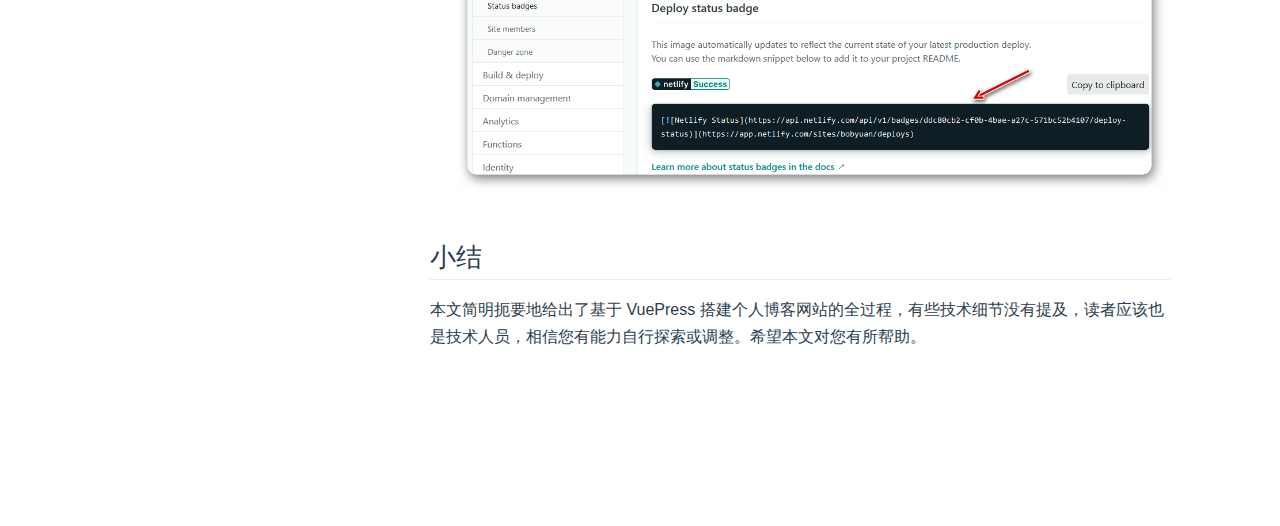
<file: views/other/guide/5.html>
<!DOCTYPE html>
<html lang="en-US">
  <head>
    <meta charset="utf-8">
    <meta name="viewport" content="width=device-width,initial-scale=1">
    <title>利用 VuePress 搭建博客网站 | lijix blog</title>
    <meta name="generator" content="VuePress 1.5.2">
    <link rel="icon" href="/favicon.ico">
    <meta name="description" content="关注软件开发技术与创新应用">
    <meta name="viewport" content="width=device-width,initial-scale=1,user-scalable=no">
    <link rel="preload" href="/assets/css/0.styles.6a8dc677.css" as="style"><link rel="preload" href="/assets/js/app.7fa76137.js" as="script"><link rel="preload" href="/assets/js/3.4905d7d0.js" as="script"><link rel="preload" href="/assets/js/1.d3d257b5.js" as="script"><link rel="preload" href="/assets/js/11.0d5120ca.js" as="script"><link rel="prefetch" href="/assets/js/10.0b98b5d0.js"><link rel="prefetch" href="/assets/js/12.f8aa1a53.js"><link rel="prefetch" href="/assets/js/4.0c27bf1e.js"><link rel="prefetch" href="/assets/js/5.0cf6946c.js"><link rel="prefetch" href="/assets/js/6.6bcdac4f.js"><link rel="prefetch" href="/assets/js/7.afa9ba40.js"><link rel="prefetch" href="/assets/js/8.509e5e74.js"><link rel="prefetch" href="/assets/js/9.c91a5478.js">
    <link rel="stylesheet" href="/assets/css/0.styles.6a8dc677.css">
  </head>
  <body>
    <div id="app" data-server-rendered="true"><div><div class="theme-container" data-v-4698c43e><div data-v-4698c43e><div id="loader-wrapper" class="loading-wrapper" data-v-4b73742e data-v-4698c43e data-v-4698c43e><div class="loader-main" data-v-4b73742e><div data-v-4b73742e></div><div data-v-4b73742e></div><div data-v-4b73742e></div><div data-v-4b73742e></div></div> <!----> <!----></div> <div class="password-shadow password-wrapper-out" style="display:none;" data-v-6cbeab0a data-v-4698c43e data-v-4698c43e><h3 class="title" style="display:none;" data-v-6cbeab0a data-v-6cbeab0a>lijix blog</h3> <!----> <label id="box" class="inputBox" style="display:none;" data-v-6cbeab0a data-v-6cbeab0a><input type="password" value="" data-v-6cbeab0a> <span data-v-6cbeab0a>Konck! Knock!</span> <button data-v-6cbeab0a>OK</button></label> <div class="footer" style="display:none;" data-v-6cbeab0a data-v-6cbeab0a><span data-v-6cbeab0a><i class="iconfont reco-theme" data-v-6cbeab0a></i> <a target="blank" href="https://vuepress-theme-reco.recoluan.com" data-v-6cbeab0a>vuePress-theme-reco</a></span> <span data-v-6cbeab0a><i class="iconfont reco-copyright" data-v-6cbeab0a></i> <a data-v-6cbeab0a><span data-v-6cbeab0a>lijix</span>
            
          <span data-v-6cbeab0a>2020 - </span>
          2020
        </a></span></div></div> <div class="hide" data-v-4698c43e><header class="navbar" data-v-4698c43e><div class="sidebar-button"><svg xmlns="http://www.w3.org/2000/svg" aria-hidden="true" role="img" viewBox="0 0 448 512" class="icon"><path fill="currentColor" d="M436 124H12c-6.627 0-12-5.373-12-12V80c0-6.627 5.373-12 12-12h424c6.627 0 12 5.373 12 12v32c0 6.627-5.373 12-12 12zm0 160H12c-6.627 0-12-5.373-12-12v-32c0-6.627 5.373-12 12-12h424c6.627 0 12 5.373 12 12v32c0 6.627-5.373 12-12 12zm0 160H12c-6.627 0-12-5.373-12-12v-32c0-6.627 5.373-12 12-12h424c6.627 0 12 5.373 12 12v32c0 6.627-5.373 12-12 12z"></path></svg></div> <a href="/" class="home-link router-link-active"><img src="/logo_trans.png" alt="lijix blog" class="logo"> <span class="site-name">lijix blog</span></a> <div class="links"><div class="color-picker"><a class="color-button"><i class="iconfont reco-color"></i></a> <div class="color-picker-menu" style="display:none;"><div class="mode-options"><h4 class="title">Choose mode</h4> <ul class="color-mode-options"><li class="dark">dark</li><li class="auto active">auto</li><li class="light">light</li></ul></div></div></div> <div class="search-box"><i class="iconfont reco-search"></i> <input aria-label="Search" autocomplete="off" spellcheck="false" value=""> <!----></div> <nav class="nav-links can-hide"><div class="nav-item"><a href="/" class="nav-link"><i class="iconfont reco-home"></i>
  Home
</a></div><div class="nav-item"><div class="dropdown-wrapper"><a class="dropdown-title"><span class="title"><i class="iconfont reco-category"></i>
      Category
    </span> <span class="arrow right"></span></a> <ul class="nav-dropdown" style="display:none;"><li class="dropdown-item"><!----> <a href="/categories/other/" class="nav-link"><i class="iconfont undefined"></i>
  other
</a></li></ul></div></div><div class="nav-item"><a href="/tag/" class="nav-link"><i class="iconfont reco-tag"></i>
  Tag
</a></div><div class="nav-item"><a href="/timeline/" class="nav-link"><i class="iconfont reco-date"></i>
  TimeLine
</a></div><div class="nav-item"><div class="dropdown-wrapper"><a class="dropdown-title"><span class="title"><i class="iconfont reco-message"></i>
      Contact
    </span> <span class="arrow right"></span></a> <ul class="nav-dropdown" style="display:none;"><li class="dropdown-item"><!----> <a href="https://gitlab.com/lijixqang1/" target="_blank" rel="noopener noreferrer" class="nav-link external"><i class="iconfont reco-gitlab"></i>
  GitLab
  <svg xmlns="http://www.w3.org/2000/svg" aria-hidden="true" x="0px" y="0px" viewBox="0 0 100 100" width="15" height="15" class="icon outbound"><path fill="currentColor" d="M18.8,85.1h56l0,0c2.2,0,4-1.8,4-4v-32h-8v28h-48v-48h28v-8h-32l0,0c-2.2,0-4,1.8-4,4v56C14.8,83.3,16.6,85.1,18.8,85.1z"></path> <polygon fill="currentColor" points="45.7,48.7 51.3,54.3 77.2,28.5 77.2,37.2 85.2,37.2 85.2,14.9 62.8,14.9 62.8,22.9 71.5,22.9"></polygon></svg></a></li></ul></div></div> <!----></nav></div></header> <div class="sidebar-mask" data-v-4698c43e></div> <aside class="sidebar" data-v-4698c43e><div class="personal-info-wrapper" data-v-6c8ffc9c><img src="/avatar.png" alt="author-avatar" class="personal-img" data-v-6c8ffc9c> <h3 class="name" data-v-6c8ffc9c>
    lijix
  </h3> <div class="num" data-v-6c8ffc9c><div data-v-6c8ffc9c><h3 data-v-6c8ffc9c>2</h3> <h6 data-v-6c8ffc9c>文章</h6></div> <div data-v-6c8ffc9c><h3 data-v-6c8ffc9c>3</h3> <h6 data-v-6c8ffc9c>标签</h6></div></div> <hr data-v-6c8ffc9c></div> <nav class="nav-links"><div class="nav-item"><a href="/" class="nav-link"><i class="iconfont reco-home"></i>
  Home
</a></div><div class="nav-item"><div class="dropdown-wrapper"><a class="dropdown-title"><span class="title"><i class="iconfont reco-category"></i>
      Category
    </span> <span class="arrow right"></span></a> <ul class="nav-dropdown" style="display:none;"><li class="dropdown-item"><!----> <a href="/categories/other/" class="nav-link"><i class="iconfont undefined"></i>
  other
</a></li></ul></div></div><div class="nav-item"><a href="/tag/" class="nav-link"><i class="iconfont reco-tag"></i>
  Tag
</a></div><div class="nav-item"><a href="/timeline/" class="nav-link"><i class="iconfont reco-date"></i>
  TimeLine
</a></div><div class="nav-item"><div class="dropdown-wrapper"><a class="dropdown-title"><span class="title"><i class="iconfont reco-message"></i>
      Contact
    </span> <span class="arrow right"></span></a> <ul class="nav-dropdown" style="display:none;"><li class="dropdown-item"><!----> <a href="https://gitlab.com/lijixqang1/" target="_blank" rel="noopener noreferrer" class="nav-link external"><i class="iconfont reco-gitlab"></i>
  GitLab
  <svg xmlns="http://www.w3.org/2000/svg" aria-hidden="true" x="0px" y="0px" viewBox="0 0 100 100" width="15" height="15" class="icon outbound"><path fill="currentColor" d="M18.8,85.1h56l0,0c2.2,0,4-1.8,4-4v-32h-8v28h-48v-48h28v-8h-32l0,0c-2.2,0-4,1.8-4,4v56C14.8,83.3,16.6,85.1,18.8,85.1z"></path> <polygon fill="currentColor" points="45.7,48.7 51.3,54.3 77.2,28.5 77.2,37.2 85.2,37.2 85.2,14.9 62.8,14.9 62.8,22.9 71.5,22.9"></polygon></svg></a></li></ul></div></div> <!----></nav>  <ul class="sidebar-links"><li><section class="sidebar-group depth-0"><p class="sidebar-heading open"><span>利用 VuePress 搭建博客网站</span> <!----></p> <ul class="sidebar-links sidebar-group-items"><li><a href="/views/other/guide/5.html#博客网站的需求" class="sidebar-link">博客网站的需求</a><ul class="sidebar-sub-headers"></ul></li><li><a href="/views/other/guide/5.html#vuepress-介绍" class="sidebar-link">VuePress 介绍</a><ul class="sidebar-sub-headers"></ul></li><li><a href="/views/other/guide/5.html#搭建博客网站" class="sidebar-link">搭建博客网站</a><ul class="sidebar-sub-headers"><li class="sidebar-sub-header"><a href="/views/other/guide/5.html#_1-安装-vuepress" class="sidebar-link">1. 安装 VuePress</a></li><li class="sidebar-sub-header"><a href="/views/other/guide/5.html#_2-搭建-blog-平台" class="sidebar-link">2. 搭建 Blog 平台</a></li><li class="sidebar-sub-header"><a href="/views/other/guide/5.html#_3-发布到-netlify" class="sidebar-link">3. 发布到 Netlify</a></li></ul></li><li><a href="/views/other/guide/5.html#小结" class="sidebar-link">小结</a><ul class="sidebar-sub-headers"></ul></li></ul></section></li></ul> </aside> <div class="password-shadow password-wrapper-in" style="display:none;" data-v-6cbeab0a data-v-4698c43e><h3 class="title" style="display:none;" data-v-6cbeab0a data-v-6cbeab0a>利用 VuePress 搭建博客网站</h3> <!----> <label id="box" class="inputBox" style="display:none;" data-v-6cbeab0a data-v-6cbeab0a><input type="password" value="" data-v-6cbeab0a> <span data-v-6cbeab0a>Konck! Knock!</span> <button data-v-6cbeab0a>OK</button></label> <div class="footer" style="display:none;" data-v-6cbeab0a data-v-6cbeab0a><span data-v-6cbeab0a><i class="iconfont reco-theme" data-v-6cbeab0a></i> <a target="blank" href="https://vuepress-theme-reco.recoluan.com" data-v-6cbeab0a>vuePress-theme-reco</a></span> <span data-v-6cbeab0a><i class="iconfont reco-copyright" data-v-6cbeab0a></i> <a data-v-6cbeab0a><span data-v-6cbeab0a>lijix</span>
            
          <span data-v-6cbeab0a>2020 - </span>
          2020
        </a></span></div></div> <div data-v-4698c43e><main class="page"><!----> <div class="page-title" style="display:none;"><h1>利用 VuePress 搭建博客网站</h1> <hr> <div data-v-484a899e><i class="iconfont reco-account" data-v-484a899e><span data-v-484a899e>lijix</span></i> <i class="iconfont reco-date" data-v-484a899e><span data-v-484a899e>2020-03-06</span></i> <!----> <i class="iconfont reco-tag tags" data-v-484a899e><span class="tag-item" data-v-484a899e>
      VuePress
    </span><span class="tag-item" data-v-484a899e>
      Blog
    </span></i></div></div> <div class="theme-reco-content content__default" style="display:none;"><h2 id="博客网站的需求"><a href="#博客网站的需求" class="header-anchor">#</a> 博客网站的需求</h2> <p>博客，是 Blog 音译的名称，被称为网络日记。通常是指个人在网络上出版、发表和张贴个人文章，或者由个人管理，不定期发布文章的网站。博客上的文章通常以网页形式发布，根据张贴时间倒序排列。通常具备 RSS 订阅功能。博客是继论坛（BBS）、即时通讯（IM）之后出现的一种网络交流方式，广受网友的欢迎，是互联网时代的个人网络日记，它代表着新的媒体和生活方式。一个典型的博客结合了文字、图像、以及其它相关的媒体，可以让读者以互动的方式留言。大部分的博客网站以文字内容为主，但也有一些博客专注在艺术、摄影、视频、音乐、播客等各种主题。博客已经成为当代社会媒体网络的一部分。</p> <p>很多人在工作或学习到一定程度后发现了写博客的重要性，一方面帮助自己梳理知识，让自己在某一个领域持续深耕，成为该领域专家；另一方面也可以帮助他人解决类似问题，获得知名度和成就感。</p> <p>博客文章需要发布到互联网上，有两个选择：</p> <ol><li><p>在博客平台上写。例如<a href="http://blog.sina.com.cn/" target="_blank" rel="noopener noreferrer">新浪博客<svg xmlns="http://www.w3.org/2000/svg" aria-hidden="true" x="0px" y="0px" viewBox="0 0 100 100" width="15" height="15" class="icon outbound"><path fill="currentColor" d="M18.8,85.1h56l0,0c2.2,0,4-1.8,4-4v-32h-8v28h-48v-48h28v-8h-32l0,0c-2.2,0-4,1.8-4,4v56C14.8,83.3,16.6,85.1,18.8,85.1z"></path> <polygon fill="currentColor" points="45.7,48.7 51.3,54.3 77.2,28.5 77.2,37.2 85.2,37.2 85.2,14.9 62.8,14.9 62.8,22.9 71.5,22.9"></polygon></svg></a>、<a href="https://blog.csdn.net" target="_blank" rel="noopener noreferrer">CSDN 博客<svg xmlns="http://www.w3.org/2000/svg" aria-hidden="true" x="0px" y="0px" viewBox="0 0 100 100" width="15" height="15" class="icon outbound"><path fill="currentColor" d="M18.8,85.1h56l0,0c2.2,0,4-1.8,4-4v-32h-8v28h-48v-48h28v-8h-32l0,0c-2.2,0-4,1.8-4,4v56C14.8,83.3,16.6,85.1,18.8,85.1z"></path> <polygon fill="currentColor" points="45.7,48.7 51.3,54.3 77.2,28.5 77.2,37.2 85.2,37.2 85.2,14.9 62.8,14.9 62.8,22.9 71.5,22.9"></polygon></svg></a>、<a href="https://www.jianshu.com/" target="_blank" rel="noopener noreferrer">简书<svg xmlns="http://www.w3.org/2000/svg" aria-hidden="true" x="0px" y="0px" viewBox="0 0 100 100" width="15" height="15" class="icon outbound"><path fill="currentColor" d="M18.8,85.1h56l0,0c2.2,0,4-1.8,4-4v-32h-8v28h-48v-48h28v-8h-32l0,0c-2.2,0-4,1.8-4,4v56C14.8,83.3,16.6,85.1,18.8,85.1z"></path> <polygon fill="currentColor" points="45.7,48.7 51.3,54.3 77.2,28.5 77.2,37.2 85.2,37.2 85.2,14.9 62.8,14.9 62.8,22.9 71.5,22.9"></polygon></svg></a>、<a href="https://zhuanlan.zhihu.com/" target="_blank" rel="noopener noreferrer">知乎专栏<svg xmlns="http://www.w3.org/2000/svg" aria-hidden="true" x="0px" y="0px" viewBox="0 0 100 100" width="15" height="15" class="icon outbound"><path fill="currentColor" d="M18.8,85.1h56l0,0c2.2,0,4-1.8,4-4v-32h-8v28h-48v-48h28v-8h-32l0,0c-2.2,0-4,1.8-4,4v56C14.8,83.3,16.6,85.1,18.8,85.1z"></path> <polygon fill="currentColor" points="45.7,48.7 51.3,54.3 77.2,28.5 77.2,37.2 85.2,37.2 85.2,14.9 62.8,14.9 62.8,22.9 71.5,22.9"></polygon></svg></a>等。</p></li> <li><p>自建博客平台。</p></li></ol> <p>第一个选项，在博客平台上写，是最简单的选择。这种方式有优点也有缺点。优点是申请 一个账号即可使用，通常是免费的。不需要安装软件，用浏览器登录后即可写文章，没有任何技术难度，适合于非技术人员。平台方还能为此博客空间带来足够的访问流量。缺点是，文章的版权属于平台（或者平台要求共同拥有知识产权），发布的文章需要经过平台方审核——不能包含敏感词，不能涉及有争议或者不允许的话题等。审核通过后才能发布，且平台要在文章页面里插播广告。</p> <p>第二个选项，自建博客平台，有一定技术挑战，适合技术人员。此选项的优点是自己掌控和拥有一切，版式、颜色、字体、是否播放广告、是否允许留言等，都是自己说了算。发布文章不需要审核（当然，必须遵守当地的法律）。缺点也很明显，例如需要自己购买域名和托管服务器，消耗时间和精力在其他方面——包括网站搭建、运维、软件升级、数据备份等。最致命的是，访问流量依托于搜索引擎优化，访问流量可能很小甚至没有。</p> <p>作为技术人员，我更倾向于第二个选项，即自建博客平台。必须满足的需求有：</p> <ol><li><p><strong>完全免费</strong>。从任何方面来说都免费，完全没有费用！这点很重要，它能让自建的博客平台“永续生存”，拥有最长的生命力。理论上，只要相关的底层服务提供商没有全部倒闭光，此博客平台就能健在。</p></li> <li><p><strong>容易搭建、使用和维护</strong>。不需要太多的技术，容易学习、容易搭建、容易使用，容易维护。即便作为技术人员，也希望摆脱技术方面的负担，将精力集中于写博客文章上。</p></li> <li><p><strong>版本控制，数据不会丢失</strong>。博客文章应该有版本控制，可以回滚到之前任意一个历史版本，也方便比较当前的修改和前一个版本的差异。在版本控制的基础上，数据不会丢失，数据的安全性得到了一定程度的保障。</p></li> <li><p><strong>快速</strong>。指网页的访问速度快。特别是在中国大陆特殊的网络环境下，不被屏蔽是第一位的，再就是页面的响应速度要快，从而让用户获得良好的使用体验。</p></li> <li><p><strong>跨平台</strong>。页面自适应，适用于 PC 浏览器，还适用于平板、手机等移动设备的浏览器访问。</p></li></ol> <p>基于上述需求，用静态网页生成器——即通过编译生成静态的 HTML 网站再发布，这种方案成为最优选择。</p> <h2 id="vuepress-介绍"><a href="#vuepress-介绍" class="header-anchor">#</a> VuePress 介绍</h2> <p>VuePress （网址是 <a href="https://vuepress.vuejs.org/" target="_blank" rel="noopener noreferrer">https://vuepress.vuejs.org/<svg xmlns="http://www.w3.org/2000/svg" aria-hidden="true" x="0px" y="0px" viewBox="0 0 100 100" width="15" height="15" class="icon outbound"><path fill="currentColor" d="M18.8,85.1h56l0,0c2.2,0,4-1.8,4-4v-32h-8v28h-48v-48h28v-8h-32l0,0c-2.2,0-4,1.8-4,4v56C14.8,83.3,16.6,85.1,18.8,85.1z"></path> <polygon fill="currentColor" points="45.7,48.7 51.3,54.3 77.2,28.5 77.2,37.2 85.2,37.2 85.2,14.9 62.8,14.9 62.8,22.9 71.5,22.9"></polygon></svg></a>）是一个使用 Vue.js 的静态网站生成工具，来自知名的前端框架 Vue.js 的作者尤雨溪（Evan You）。VuePress 的目的是供软件开发商用于制作在线的用户手册文档，即作为工具软件，用来生成静态网站，便于发布到互联网上。</p> <p>与传统动态网站（如 WordPress）相比，静态网站生成器的主要优势体现在：</p> <ul><li><p><strong>响应速度快，资源占用率低。</strong>
静态博客站点页面都是静态页面，访问时无需查询数据库，因此服务器端响应速度快，服务器资源占用率低。再加上客户端浏览器的缓存，让用户使用体验有质的飞跃。</p></li> <li><p><strong>安全性、易维护性高。</strong>
由于不需要访问数据库，静态网站可以避免很多网页攻击，安全性较高。动态网站不可避免的数据库管理工作，特别是数据备份，版本升级时的数据迁移等，在静态网站方案中都不再需要，从而避免了这部分维护工作。</p></li> <li><p><strong>易于管理和备份，自动化。</strong>
静态网站可以使用 Markdown 来撰写博客文章，比起动态网站通过内容管理系统的用户界面来创建内容要方便高效得多。再加上 Markdown 是纯文本，便于版本控制，整个网站的全部内容就是纯文本文件的集合——包括 Markdown 写的文章，以及一些设置一次就不怎么修改的配置文件。像是计算机程序的源代码一样，只需要用静态网站生成工具编译一下，就可以得到所需的静态网站。再通过自动化构建工具让它自动触发编译和发布过程，我们只需要提交到版本控制仓库中，剩下的编译和发布工作就全是自动化的，完全不需要人工去操心，非常方便。</p></li></ul> <p>下面将介绍如何使用 VuePress 来创建一个个人博客网站。</p> <h2 id="搭建博客网站"><a href="#搭建博客网站" class="header-anchor">#</a> 搭建博客网站</h2> <h3 id="_1-安装-vuepress"><a href="#_1-安装-vuepress" class="header-anchor">#</a> 1. 安装 VuePress</h3> <ol><li><p>下载安装 <a href="https://nodejs.org/" target="_blank" rel="noopener noreferrer">Node.js<svg xmlns="http://www.w3.org/2000/svg" aria-hidden="true" x="0px" y="0px" viewBox="0 0 100 100" width="15" height="15" class="icon outbound"><path fill="currentColor" d="M18.8,85.1h56l0,0c2.2,0,4-1.8,4-4v-32h-8v28h-48v-48h28v-8h-32l0,0c-2.2,0-4,1.8-4,4v56C14.8,83.3,16.6,85.1,18.8,85.1z"></path> <polygon fill="currentColor" points="45.7,48.7 51.3,54.3 77.2,28.5 77.2,37.2 85.2,37.2 85.2,14.9 62.8,14.9 62.8,22.9 71.5,22.9"></polygon></svg></a> 和 <a href="https://yarnpkg.com/latest.msi" target="_blank" rel="noopener noreferrer">Yarn<svg xmlns="http://www.w3.org/2000/svg" aria-hidden="true" x="0px" y="0px" viewBox="0 0 100 100" width="15" height="15" class="icon outbound"><path fill="currentColor" d="M18.8,85.1h56l0,0c2.2,0,4-1.8,4-4v-32h-8v28h-48v-48h28v-8h-32l0,0c-2.2,0-4,1.8-4,4v56C14.8,83.3,16.6,85.1,18.8,85.1z"></path> <polygon fill="currentColor" points="45.7,48.7 51.3,54.3 77.2,28.5 77.2,37.2 85.2,37.2 85.2,14.9 62.8,14.9 62.8,22.9 71.5,22.9"></polygon></svg></a>。例如，在本文写作的时候，下载安装的是<code>node-v12.16.2-x64.msi</code>和<code>yarn-1.22.4.msi</code>。</p> <blockquote><p><strong>注意：</strong> yarn 的二进制可执行程序，位于<code>%LOCALAPPDATA%\Yarn\bin</code>，应当被添加到 <strong>当前用户</strong> 的 PATH 环境变量中。</p></blockquote></li> <li><p>参照 VuePress 的官方文档，<a href="https://vuepress.vuejs.org/zh/" target="_blank" rel="noopener noreferrer">安装 VuePress<svg xmlns="http://www.w3.org/2000/svg" aria-hidden="true" x="0px" y="0px" viewBox="0 0 100 100" width="15" height="15" class="icon outbound"><path fill="currentColor" d="M18.8,85.1h56l0,0c2.2,0,4-1.8,4-4v-32h-8v28h-48v-48h28v-8h-32l0,0c-2.2,0-4,1.8-4,4v56C14.8,83.3,16.6,85.1,18.8,85.1z"></path> <polygon fill="currentColor" points="45.7,48.7 51.3,54.3 77.2,28.5 77.2,37.2 85.2,37.2 85.2,14.9 62.8,14.9 62.8,22.9 71.5,22.9"></polygon></svg></a> ：</p> <div class="language-shell extra-class"><pre class="language-shell"><code><span class="token comment"># Install vuepress.</span>
<span class="token function">yarn</span> global <span class="token function">add</span> vuepress

<span class="token comment"># Upgrade.</span>
<span class="token comment">#yarn global upgrade vuepress</span>
</code></pre></div><p><img src="asset/part1.png" alt=""></p> <p>可能会遇到提示node版本提示过高，需要放开。直接目录执行下面在 yarn install 。</p> <p><img src="asset/question.png" alt=""></p> <p>新打开一个命令行窗口，检查一下版本：</p> <p><img src="asset/part2.png" alt=""></p> <div class="language-shell extra-class"><pre class="language-shell"><code>vuepress --version
</code></pre></div></li> <li><p>【可选】按照 VuePress 的文档说明，试试建立一个网站，体验一下效果。</p> <div class="language-shell extra-class"><pre class="language-shell"><code><span class="token comment"># 新建一个 markdown 文件</span>
<span class="token builtin class-name">echo</span> <span class="token comment"># Hello VuePress! &gt; README.md</span>

<span class="token comment"># 开始写作，用浏览器打开看效果</span>
vuepress dev

<span class="token comment"># 构建生成静态文件（输出到 .vuepress\dist 文件夹中）</span>
vuepress build
</code></pre></div></li></ol> <h3 id="_2-搭建-blog-平台"><a href="#_2-搭建-blog-平台" class="header-anchor">#</a> 2. 搭建 Blog 平台</h3> <p>官方提到了一些博客主题：</p> <ul><li><a href="https://vuepress.vuejs.org/zh/theme/blog-theme.html" target="_blank" rel="noopener noreferrer">VuePress - 博客主题<svg xmlns="http://www.w3.org/2000/svg" aria-hidden="true" x="0px" y="0px" viewBox="0 0 100 100" width="15" height="15" class="icon outbound"><path fill="currentColor" d="M18.8,85.1h56l0,0c2.2,0,4-1.8,4-4v-32h-8v28h-48v-48h28v-8h-32l0,0c-2.2,0-4,1.8-4,4v56C14.8,83.3,16.6,85.1,18.8,85.1z"></path> <polygon fill="currentColor" points="45.7,48.7 51.3,54.3 77.2,28.5 77.2,37.2 85.2,37.2 85.2,14.9 62.8,14.9 62.8,22.9 71.5,22.9"></polygon></svg></a></li> <li><a href="https://vuepress-plugin-blog.ulivz.com/guide/getting-started.html#writing-a-blog-theme" target="_blank" rel="noopener noreferrer">@vuepress/plugin-blog - Writing a blog theme<svg xmlns="http://www.w3.org/2000/svg" aria-hidden="true" x="0px" y="0px" viewBox="0 0 100 100" width="15" height="15" class="icon outbound"><path fill="currentColor" d="M18.8,85.1h56l0,0c2.2,0,4-1.8,4-4v-32h-8v28h-48v-48h28v-8h-32l0,0c-2.2,0-4,1.8-4,4v56C14.8,83.3,16.6,85.1,18.8,85.1z"></path> <polygon fill="currentColor" points="45.7,48.7 51.3,54.3 77.2,28.5 77.2,37.2 85.2,37.2 85.2,14.9 62.8,14.9 62.8,22.9 71.5,22.9"></polygon></svg></a></li></ul> <p>这些看起来都太简陋。</p> <p>另有2个主题，之前在 VuePress 官方网页里出现过的，现在已经被移除。个人猜想其原因可能是，这两个主题没有完全在官方插件上做扩展，而是做了过多的底层定制和修改，在未来官方博客插件升级时，有可能不兼容。</p> <ul><li><a href="https://github.com/z3by/vuepress-theme-modern-blog" target="_blank" rel="noopener noreferrer">vuepress-theme-modern-blog<svg xmlns="http://www.w3.org/2000/svg" aria-hidden="true" x="0px" y="0px" viewBox="0 0 100 100" width="15" height="15" class="icon outbound"><path fill="currentColor" d="M18.8,85.1h56l0,0c2.2,0,4-1.8,4-4v-32h-8v28h-48v-48h28v-8h-32l0,0c-2.2,0-4,1.8-4,4v56C14.8,83.3,16.6,85.1,18.8,85.1z"></path> <polygon fill="currentColor" points="45.7,48.7 51.3,54.3 77.2,28.5 77.2,37.2 85.2,37.2 85.2,14.9 62.8,14.9 62.8,22.9 71.5,22.9"></polygon></svg></a>，<a href="https://vp-modern.z3by.com/" target="_blank" rel="noopener noreferrer">演示<svg xmlns="http://www.w3.org/2000/svg" aria-hidden="true" x="0px" y="0px" viewBox="0 0 100 100" width="15" height="15" class="icon outbound"><path fill="currentColor" d="M18.8,85.1h56l0,0c2.2,0,4-1.8,4-4v-32h-8v28h-48v-48h28v-8h-32l0,0c-2.2,0-4,1.8-4,4v56C14.8,83.3,16.6,85.1,18.8,85.1z"></path> <polygon fill="currentColor" points="45.7,48.7 51.3,54.3 77.2,28.5 77.2,37.2 85.2,37.2 85.2,14.9 62.8,14.9 62.8,22.9 71.5,22.9"></polygon></svg></a> 。此主题有点过于华丽。</li> <li><a href="https://vuepress-theme-reco.recoluan.com/" target="_blank" rel="noopener noreferrer">vuepress-theme-reco<svg xmlns="http://www.w3.org/2000/svg" aria-hidden="true" x="0px" y="0px" viewBox="0 0 100 100" width="15" height="15" class="icon outbound"><path fill="currentColor" d="M18.8,85.1h56l0,0c2.2,0,4-1.8,4-4v-32h-8v28h-48v-48h28v-8h-32l0,0c-2.2,0-4,1.8-4,4v56C14.8,83.3,16.6,85.1,18.8,85.1z"></path> <polygon fill="currentColor" points="45.7,48.7 51.3,54.3 77.2,28.5 77.2,37.2 85.2,37.2 85.2,14.9 62.8,14.9 62.8,22.9 71.5,22.9"></polygon></svg></a>，<a href="https://www.recoluan.com/" target="_blank" rel="noopener noreferrer">演示 - 午后南杂<svg xmlns="http://www.w3.org/2000/svg" aria-hidden="true" x="0px" y="0px" viewBox="0 0 100 100" width="15" height="15" class="icon outbound"><path fill="currentColor" d="M18.8,85.1h56l0,0c2.2,0,4-1.8,4-4v-32h-8v28h-48v-48h28v-8h-32l0,0c-2.2,0-4,1.8-4,4v56C14.8,83.3,16.6,85.1,18.8,85.1z"></path> <polygon fill="currentColor" points="45.7,48.7 51.3,54.3 77.2,28.5 77.2,37.2 85.2,37.2 85.2,14.9 62.8,14.9 62.8,22.9 71.5,22.9"></polygon></svg></a>。此主题简洁优雅。</li></ul> <p>个人偏好，我选择了<code>vuepress-theme-reco</code>主题，下面是搭建步骤。</p> <p>按官方文档的<a href="https://vuepress-theme-reco.recoluan.com/" target="_blank" rel="noopener noreferrer">说明<svg xmlns="http://www.w3.org/2000/svg" aria-hidden="true" x="0px" y="0px" viewBox="0 0 100 100" width="15" height="15" class="icon outbound"><path fill="currentColor" d="M18.8,85.1h56l0,0c2.2,0,4-1.8,4-4v-32h-8v28h-48v-48h28v-8h-32l0,0c-2.2,0-4,1.8-4,4v56C14.8,83.3,16.6,85.1,18.8,85.1z"></path> <polygon fill="currentColor" points="45.7,48.7 51.3,54.3 77.2,28.5 77.2,37.2 85.2,37.2 85.2,14.9 62.8,14.9 62.8,22.9 71.5,22.9"></polygon></svg></a>，使用 yarn 来安装：</p> <div class="language-shell extra-class"><pre class="language-shell"><code><span class="token comment"># Install the theme.</span>
<span class="token function">yarn</span> global <span class="token function">add</span> @vuepress-reco/theme-cli
<span class="token comment"># Upgrade.</span>
<span class="token comment">#yarn global upgrade @vuepress-reco/theme-cli</span>

<span class="token comment"># 初始化（需要回答一些问题，最后一个选择： blog）</span>
theme-cli init my-blog

<span class="token comment"># 安装</span>
<span class="token builtin class-name">cd</span> my-blog
<span class="token function">yarn</span> <span class="token function">install</span>
</code></pre></div><p><img src="asset/part3.png" alt=""></p> <p><img src="asset/part4.png" alt=""></p> <p><img src="asset/part5.png" alt=""></p> <p>这将生成一个博客网站模板“my-blog”，其中“docs”文件夹里面是主要的源文件，包括配置和博客文章的 Markdown 文件。我们可以在此基础上，进行修改和定制。</p> <div class="language-shell extra-class"><pre class="language-shell"><code><span class="token comment"># 打开本地服务</span>
<span class="token comment"># Or: vuepress dev docs</span>
<span class="token function">yarn</span> dev

<span class="token comment"># 编译生成静态网页</span>
<span class="token function">yarn</span> build
</code></pre></div><p>打开本地服务后，VuePress 的开发环境可通过浏览器访问 http://localhost:8080/。在<code>docs\.vuepress\config.js</code>中设定，编译生成的静态网页将位于“public”文件夹中。</p> <p>在生成的模板上，我随即更新了 <code>package.json</code> 中的依赖，使用最新的版本。最新的版本号可以在这里找到：</p> <ul><li>VuePress: <a href="https://github.com/vuejs/vuepress/blob/master/CHANGELOG.md" target="_blank" rel="noopener noreferrer">CHANGELOG.md<svg xmlns="http://www.w3.org/2000/svg" aria-hidden="true" x="0px" y="0px" viewBox="0 0 100 100" width="15" height="15" class="icon outbound"><path fill="currentColor" d="M18.8,85.1h56l0,0c2.2,0,4-1.8,4-4v-32h-8v28h-48v-48h28v-8h-32l0,0c-2.2,0-4,1.8-4,4v56C14.8,83.3,16.6,85.1,18.8,85.1z"></path> <polygon fill="currentColor" points="45.7,48.7 51.3,54.3 77.2,28.5 77.2,37.2 85.2,37.2 85.2,14.9 62.8,14.9 62.8,22.9 71.5,22.9"></polygon></svg></a></li> <li>vuepress-theme-reco: <a href="https://github.com/vuepress-reco/vuepress-theme-reco/blob/develop/CHANGELOG.md" target="_blank" rel="noopener noreferrer">CHANGELOG.md<svg xmlns="http://www.w3.org/2000/svg" aria-hidden="true" x="0px" y="0px" viewBox="0 0 100 100" width="15" height="15" class="icon outbound"><path fill="currentColor" d="M18.8,85.1h56l0,0c2.2,0,4-1.8,4-4v-32h-8v28h-48v-48h28v-8h-32l0,0c-2.2,0-4,1.8-4,4v56C14.8,83.3,16.6,85.1,18.8,85.1z"></path> <polygon fill="currentColor" points="45.7,48.7 51.3,54.3 77.2,28.5 77.2,37.2 85.2,37.2 85.2,14.9 62.8,14.9 62.8,22.9 71.5,22.9"></polygon></svg></a></li></ul> <div class="language-json extra-class"><pre class="language-json"><code><span class="token punctuation">{</span>
  <span class="token property">&quot;devDependencies&quot;</span><span class="token operator">:</span> <span class="token punctuation">{</span>
    <span class="token property">&quot;vuepress&quot;</span><span class="token operator">:</span> <span class="token string">&quot;1.4.1&quot;</span><span class="token punctuation">,</span>
    <span class="token property">&quot;vuepress-theme-reco&quot;</span><span class="token operator">:</span> <span class="token string">&quot;1.2.2&quot;</span>
  <span class="token punctuation">}</span><span class="token punctuation">,</span>
<span class="token punctuation">}</span>
</code></pre></div><p>然后升级本地的依赖包：</p> <div class="language-shell extra-class"><pre class="language-shell"><code><span class="token function">yarn</span> <span class="token function">install</span>
<span class="token function">yarn</span> upgrade
</code></pre></div><p>博客文章即 Markdown 文档。例如，其他类（other）的文章之一：《利用 VuePress 搭建博客网站》，放在 <code>docs\views\other\guide\</code>文件夹中。此文章的文件命名为 <code>README.md</code>，它将作为<code>http://localhost:8080/views/other/guide/</code>的首页。关于图片文件的引用，有一个小技巧。</p> <ol><li>在 <code>docs\.vuepress\public\views\</code> 和 <code>docs\views\</code> 中建立同样的目录结构。其中前者是 VuePress 要求存放图片文件的地方，后者是 Markdown 博客文章 Markdown 文件的存放地方。</li> <li>为了让 Typora 编辑器打开 Markdown 文件时能够显示图片，同时又能让图片文件位于 VuePress 所要求的文件夹，我们需要在 Markdown 文件所在的文件夹中，建立一个目录连接（Directory Junction），让它指向 VuePress 要求的文件夹中（那里存放着图片文件）。</li></ol> <p>举个例子， <code>docs\.vuepress\public\views\other\guide\asset\</code> 中，存放了几张图片文件。在 Markdown 文件<code>README.md</code> 所处的文件夹 <code>docs\views\other\guide\</code>中，我们建立了一个 <code>asset</code> 目录链接，它以相对路径的方式指向了<code>docs\.vuepress\public\views\other\guide\asset\</code>。</p> <div class="language-shell extra-class"><pre class="language-shell"><code>REM We would like to create a directory junction <span class="token string">&quot;asset&quot;</span> from:
REM docs<span class="token punctuation">\</span>views<span class="token punctuation">\</span>other<span class="token punctuation">\</span>guide<span class="token punctuation">\</span>
REM to: 
REM docs<span class="token punctuation">\</span>.vuepress<span class="token punctuation">\</span>public<span class="token punctuation">\</span>views<span class="token punctuation">\</span>other<span class="token punctuation">\</span>guide<span class="token punctuation">\</span>asset<span class="token punctuation">\</span>

REM First, check <span class="token keyword">if</span> the relative path is correct:
CD /D docs<span class="token punctuation">\</span>views<span class="token punctuation">\</span>other<span class="token punctuation">\</span>guide<span class="token punctuation">\</span>
DIR <span class="token punctuation">..</span><span class="token punctuation">\</span><span class="token punctuation">..</span><span class="token punctuation">\</span><span class="token punctuation">..</span><span class="token punctuation">\</span>.vuepress<span class="token punctuation">\</span>public<span class="token punctuation">\</span>views<span class="token punctuation">\</span>other<span class="token punctuation">\</span>guide<span class="token punctuation">\</span>asset

REM Then, run the <span class="token builtin class-name">command</span> to create the directory junction:
MKLINK /J asset <span class="token punctuation">..</span><span class="token punctuation">\</span><span class="token punctuation">..</span><span class="token punctuation">\</span><span class="token punctuation">..</span><span class="token punctuation">\</span>.vuepress<span class="token punctuation">\</span>public<span class="token punctuation">\</span>views<span class="token punctuation">\</span>other<span class="token punctuation">\</span>guide<span class="token punctuation">\</span>asset
</code></pre></div><p>另外，为了避免将目录链接里面的文件重复加入到 Git 的版本控制，我们需要在 <code>.gitignore</code> 中，添加一条设置，忽略建立的目录链接。例如：</p> <div class="language- extra-class"><pre class="language-text"><code># ignore directory junctions.
/docs/views/other/guide/asset/
</code></pre></div><p>打开本地服务，一边用 Typora 编辑 Markdown 文章，一边用浏览器（http://localhost:8080）看效果。每次保存 Markdown 文件，浏览器的结果会自动更新（不需要手动刷新），非常方便快捷。</p> <div class="language-shell extra-class"><pre class="language-shell"><code><span class="token comment"># 打开本地服务</span>
<span class="token comment"># Or: vuepress dev docs</span>
<span class="token function">yarn</span> dev
</code></pre></div><p>本地开发满意后，在 GitHub （也可以是 GitLab等类似的版本控制托管服务）中建立一个代码库，将本地代码提交到代码库中。</p> <h3 id="_3-发布到-netlify"><a href="#_3-发布到-netlify" class="header-anchor">#</a> 3. 发布到 Netlify</h3> <p>发布到 <a href="https://www.netlify.com" target="_blank" rel="noopener noreferrer">Netlify.com<svg xmlns="http://www.w3.org/2000/svg" aria-hidden="true" x="0px" y="0px" viewBox="0 0 100 100" width="15" height="15" class="icon outbound"><path fill="currentColor" d="M18.8,85.1h56l0,0c2.2,0,4-1.8,4-4v-32h-8v28h-48v-48h28v-8h-32l0,0c-2.2,0-4,1.8-4,4v56C14.8,83.3,16.6,85.1,18.8,85.1z"></path> <polygon fill="currentColor" points="45.7,48.7 51.3,54.3 77.2,28.5 77.2,37.2 85.2,37.2 85.2,14.9 62.8,14.9 62.8,22.9 71.5,22.9"></polygon></svg></a>，只需要简单几步：</p> <ol><li><p>注册 Netlify 的账号并登录，需要提供一个电子邮件。</p></li> <li><p>新建一个项目，在设置里面填入 GitHub 代码库的链接，填写构建的命令和输出文件夹。
<img src="asset/netlify_build_settings.png" alt="">
按“Deploy site”按钮，耐心等候5分钟左右时间，让构建流程正常结束。</p></li> <li><p>构建成功后，设置定制的域名。
<img src="asset/netlify_custom_domains.png" alt="">
例如这里，我设置了定制的域名“bobyuan”，于是可以这样访问此博客网站：
<a href="https://bobyuan.netlify.com/" target="_blank" rel="noopener noreferrer">https://bobyuan.netlify.com/<svg xmlns="http://www.w3.org/2000/svg" aria-hidden="true" x="0px" y="0px" viewBox="0 0 100 100" width="15" height="15" class="icon outbound"><path fill="currentColor" d="M18.8,85.1h56l0,0c2.2,0,4-1.8,4-4v-32h-8v28h-48v-48h28v-8h-32l0,0c-2.2,0-4,1.8-4,4v56C14.8,83.3,16.6,85.1,18.8,85.1z"></path> <polygon fill="currentColor" points="45.7,48.7 51.3,54.3 77.2,28.5 77.2,37.2 85.2,37.2 85.2,14.9 62.8,14.9 62.8,22.9 71.5,22.9"></polygon></svg></a></p></li> <li><p>【可选】每次提交到 GitHub，Netlify 将自动构建并发布网站。为了了解构建状态，在首页（README.md）中添加一个“status badge”。
<img src="asset/netlify_status_badge.png" alt=""></p></li></ol> <h2 id="小结"><a href="#小结" class="header-anchor">#</a> 小结</h2> <p>本文简明扼要地给出了基于 VuePress 搭建个人博客网站的全过程，有些技术细节没有提及，读者应该也是技术人员，相信您有能力自行探索或调整。希望本文对您有所帮助。</p></div> <footer class="page-edit" style="display:none;"><!----> <!----></footer> <!----> <!----></main> <!----> <div class="comments-wrapper" data-v-4698c43e><!----></div></div></div></div></div></div><div class="global-ui"><div class="back-to-ceiling" style="right:1rem;bottom:6rem;width:2.5rem;height:2.5rem;border-radius:.25rem;line-height:2.5rem;display:none;" data-v-a81d141e data-v-a81d141e><svg t="1574745035067" viewBox="0 0 1024 1024" version="1.1" xmlns="http://www.w3.org/2000/svg" p-id="5404" class="icon" data-v-a81d141e><path d="M526.60727968 10.90185116a27.675 27.675 0 0 0-29.21455937 0c-131.36607665 82.28402758-218.69155461 228.01873535-218.69155402 394.07834331a462.20625001 462.20625001 0 0 0 5.36959153 69.94390903c1.00431239 6.55289093-0.34802892 13.13561351-3.76865779 18.80351572-32.63518765 54.11355614-51.75690182 118.55860487-51.7569018 187.94566865a371.06718723 371.06718723 0 0 0 11.50484808 91.98906777c6.53300375 25.50556257 41.68394495 28.14064038 52.69160883 4.22606766 17.37162448-37.73630017 42.14135425-72.50938081 72.80769204-103.21549295 2.18761121 3.04276886 4.15646224 6.24463696 6.40373557 9.22774369a1871.4375 1871.4375 0 0 0 140.04691725 5.34970492 1866.36093723 1866.36093723 0 0 0 140.04691723-5.34970492c2.24727335-2.98310674 4.21612437-6.18497483 6.3937923-9.2178004 30.66633723 30.70611158 55.4360664 65.4791928 72.80769147 103.21549355 11.00766384 23.91457269 46.15860503 21.27949489 52.69160879-4.22606768a371.15156223 371.15156223 0 0 0 11.514792-91.99901164c0-69.36717486-19.13165746-133.82216804-51.75690182-187.92578088-3.42062944-5.66790279-4.76302748-12.26056868-3.76865837-18.80351632a462.20625001 462.20625001 0 0 0 5.36959269-69.943909c-0.00994388-166.08943902-87.32547796-311.81420293-218.6915546-394.09823051zM605.93803103 357.87693858a93.93749974 93.93749974 0 1 1-187.89594924 6.1e-7 93.93749974 93.93749974 0 0 1 187.89594924-6.1e-7z" p-id="5405" data-v-a81d141e></path><path d="M429.50777625 765.63860547C429.50777625 803.39355007 466.44236686 1000.39046097 512.00932183 1000.39046097c45.56695499 0 82.4922232-197.00623328 82.5015456-234.7518555 0-37.75494459-36.9345906-68.35043303-82.4922232-68.34111062-45.57627738-0.00932239-82.52019037 30.59548842-82.51086798 68.34111062z" p-id="5406" data-v-a81d141e></path></svg></div></div></div>
    <script src="/assets/js/app.7fa76137.js" defer></script><script src="/assets/js/3.4905d7d0.js" defer></script><script src="/assets/js/1.d3d257b5.js" defer></script><script src="/assets/js/11.0d5120ca.js" defer></script>
  </body>
</html>
</file>
<file: assets/css/0.styles.6a8dc677.css>
.medium-zoom-overlay{z-index:100}.medium-zoom-overlay~img{z-index:101}.back-to-ceiling[data-v-a81d141e]{background-color:#fff;background-color:var(--background-color);box-shadow:0 1px 6px 0 rgba(0,0,0,.2);box-shadow:var(--box-shadow);position:fixed;display:inline-block;text-align:center;cursor:pointer}.back-to-ceiling[data-v-a81d141e]::hover{background:#d5dbe7}.back-to-ceiling .icon[data-v-a81d141e]{position:absolute;top:0;bottom:0;left:0;right:0;margin:auto;width:26px;height:26px;fill:#3eaf7c}.fade-enter-active[data-v-a81d141e],.fade-leave-active[data-v-a81d141e]{transition:all .5s}.fade-enter[data-v-a81d141e],.fade-leave-to[data-v-a81d141e]{opacity:0;transform:translateY(120px)}.demo-wrap{margin:20px 0;box-shadow:0 1px 6px 0 rgba(0,0,0,.2);border-radius:8px;text-decoration:none;overflow:hidden}.demo-wrap .demo-nav{display:flex;flex-direction:row;flex-wrap:nowrap;justify-content:space-between;align-items:center;height:48px;background-color:#f5f5f5;color:rgba(0,0,0,.87)}.demo-wrap .demo-nav .demo-nav-btn{margin-left:6px;font-size:22px;font-weight:700;align-items:center;outline:0;border:0;fill:#3eaf7c;cursor:pointer}.demo-wrap .demo-nav .demo-icon-arrow{transition:all .5s;margin-right:8px;transform:rotateX(180deg)}.demo-wrap .demo-nav .demo-icon-arrow.active{transform:rotateX(0deg)}.demo-wrap .demo-code{background-color:#2d2d2d;border-color:#2d2d2d;color:#fff}.demo-wrap .demo-code pre{margin:0!important}.demo-wrap .demo-code .demo-code-nav{display:flex;flex-direction:row;flex-wrap:nowrap;justify-content:flex-start;align-items:center;height:48px;border-bottom:1px solid hsla(0,0%,100%,.12)}.demo-wrap .demo-code .demo-code-nav .demo-code-btn{display:block;padding:0 16px;margin:0 8px;height:32px;line-height:32px;font-size:16px;border-radius:8px;outline:none;cursor:pointer;background-color:transparent;color:#fff;border:none}.demo-wrap .demo-code .demo-code-nav .demo-code-btn.active{background:#f5f5f5;color:#3eaf7c;transition:all .3s ease}.demo-wrap .demo-code .demo-code-content{max-height:350px;overflow-y:auto;position:relative}.demo-wrap .demo-code .demo-code-content .demo-code-item div[class*=language-]{margin:0}.demo-wrap .demo-code .demo-code-content .demo-code-content-copy{position:absolute;top:30px;right:10px;z-index:100;cursor:pointer}.demo-wrap .demo-code .demo-code-content .demo-code-content-copied{position:absolute;top:30px;right:50px;z-index:100}.demo-wrap .demo-main{background:#fff}.demo-wrap .demo-main .demo-component-wrap{box-sizing:border-box;padding:8px 12px;overflow:hidden}.slide-fade-enter-active{transition:all .3s ease}.slide-fade-leave-active{transition:all .3s cubic-bezier(1,.5,.8,1)}.slide-fade-enter,.slide-fade-leave-to{transform:translateX(10px);opacity:0}.code-fade-enter-active{transition:all .3s ease}.code-fade-leave-active{transition:all .3s cubic-bezier(1,.5,.8,1)}.code-fade-enter,.code-fade-leave-to{transform:translateY(-6px);opacity:0}#loader-wrapper[data-v-4b73742e]{height:100vh;width:100vw;background:#fff;background:var(--background-color)}#loader-wrapper .loader-main[data-v-4b73742e]{position:fixed;width:120px;height:50px;top:45%;left:50%;z-index:555;transform:translate(-50%)}#loader-wrapper .loader-main div[data-v-4b73742e]:nth-child(2){-webkit-animation:pacman-balls-data-v-4b73742e 1s linear 0s infinite;animation:pacman-balls-data-v-4b73742e 1s linear 0s infinite}#loader-wrapper .loader-main div[data-v-4b73742e]:nth-child(3){-webkit-animation:pacman-balls-data-v-4b73742e 1s linear .33s infinite;animation:pacman-balls-data-v-4b73742e 1s linear .33s infinite}#loader-wrapper .loader-main div[data-v-4b73742e]:nth-child(4){-webkit-animation:pacman-balls-data-v-4b73742e 1s linear .66s infinite;animation:pacman-balls-data-v-4b73742e 1s linear .66s infinite}#loader-wrapper .loader-main div[data-v-4b73742e]:nth-child(5){-webkit-animation:pacman-balls-data-v-4b73742e 1s linear .99s infinite;animation:pacman-balls-data-v-4b73742e 1s linear .99s infinite}#loader-wrapper .loader-main div[data-v-4b73742e]:first-of-type{width:0;height:0;border:25px solid #3eaf7c;border-right-color:transparent;border-radius:25px;-webkit-animation:rotate_pacman_half_up-data-v-4b73742e .5s 0s infinite;animation:rotate_pacman_half_up-data-v-4b73742e .5s 0s infinite}#loader-wrapper .loader-main div[data-v-4b73742e]:nth-child(2){width:0;height:0;border:25px solid #3eaf7c;border-right-color:transparent;border-radius:25px;-webkit-animation:rotate_pacman_half_down-data-v-4b73742e .5s 0s infinite;animation:rotate_pacman_half_down-data-v-4b73742e .5s 0s infinite;margin-top:-50px}#loader-wrapper .loader-main div[data-v-4b73742e]:nth-child(3),#loader-wrapper .loader-main div[data-v-4b73742e]:nth-child(4),#loader-wrapper .loader-main div[data-v-4b73742e]:nth-child(5),#loader-wrapper .loader-main div[data-v-4b73742e]:nth-child(6){background-color:#3eaf7c;width:15px;height:15px;border-radius:100%;margin:2px;width:10px;height:10px;position:absolute;transform:translateY(-6.25px);top:25px;left:100px}#loader-wrapper .title[data-v-4b73742e]{margin:8rem auto 2rem;font-size:30px}#loader-wrapper .description[data-v-4b73742e],#loader-wrapper .title[data-v-4b73742e]{text-align:center;color:#2c3e50;color:var(--text-color);box-sizing:border-box;padding:0 10px;text-shadow:0 2px 10px rgba(0,0,0,.2)}#loader-wrapper .description[data-v-4b73742e]{margin:auto;font-size:22px}@-webkit-keyframes pacman-balls-data-v-4b73742e{75%{opacity:.7}to{transform:translate(-100px,-6.25px)}}@keyframes pacman-balls-data-v-4b73742e{75%{opacity:.7}to{transform:translate(-100px,-6.25px)}}@-webkit-keyframes rotate_pacman_half_up-data-v-4b73742e{0%{transform:rotate(270deg)}50%{transform:rotate(1turn)}to{transform:rotate(270deg)}}@keyframes rotate_pacman_half_up-data-v-4b73742e{0%{transform:rotate(270deg)}50%{transform:rotate(1turn)}to{transform:rotate(270deg)}}@-webkit-keyframes rotate_pacman_half_down-data-v-4b73742e{0%{transform:rotate(90deg)}50%{transform:rotate(0deg)}to{transform:rotate(90deg)}}@keyframes rotate_pacman_half_down-data-v-4b73742e{0%{transform:rotate(90deg)}50%{transform:rotate(0deg)}to{transform:rotate(90deg)}}.pagation[data-v-303bd5dc]{font-weight:700;text-align:center;color:#888;color:var(--text-color);margin:20px auto 0;background:#f2f2f2;background:var(--background-color)}.pagation .pagation-list[data-v-303bd5dc]{font-size:0;line-height:50px;-webkit-touch-callout:none;-webkit-user-select:none;-moz-user-select:none;-ms-user-select:none;user-select:none}.pagation .pagation-list span[data-v-303bd5dc]{font-size:14px}.pagation .pagation-list span.jump[data-v-303bd5dc],.pagation .pagation-list span.jumpinp input[data-v-303bd5dc]{box-shadow:var(--box-shadow);border:1px solid var(--border-color)!important;border:1px solid #ccc}.pagation .pagation-list span.jump[data-v-303bd5dc]{padding:5px 8px;border-radius:4px;cursor:pointer;margin-left:5px}.pagation .pagation-list span.jumpinp input[data-v-303bd5dc]{width:55px;height:26px;background-color:var(--background-color);font-size:13px;border-radius:4px;text-align:center;outline:none}.pagation .pagation-list span.bgprimary[data-v-303bd5dc]{cursor:default;color:#fff;background:#3eaf7c;border-color:#3eaf7c}.pagation .pagation-list span.ellipsis[data-v-303bd5dc]{padding:0 8px}.pagation .pagation-list span.jumppoint[data-v-303bd5dc]{margin-left:30px}.valine-wrapper #valine.v .vbtn{color:#2c3e50;color:var(--text-color);border:1px solid #eaecef;border-color:var(--border-color)}.valine-wrapper #valine.v .vbtn:hover{color:#3eaf7c;border-color:#3eaf7c}.valine-wrapper #valine.v .vwrap{border:1px dashed #eaecef;border-color:var(--border-color)}.valine-wrapper #valine.v .vwrap,.valine-wrapper #valine.v .vwrap .vcontrol .vsubmit{background:rgba(27,31,35,.05);background:var(--code-color)}.valine-wrapper #valine.v .vwrap .vheader .vinput{border:1px dashed #eaecef;border-color:var(--border-color)}.valine-wrapper #valine.v .vinfo{padding-left:.6rem}.valine-wrapper #valine.v .vlist{padding:0 .6rem;border-radius:.25rem}.valine-wrapper #valine.v .vlist .vcard .vquote{margin-left:0;border-left:1px dashed #eaecef;border-left-color:var(--border-color);border-bottom-color:var(--border-color);border-right-color:var(--border-color);border-top-color:var(--border-color)}.valine-wrapper #valine.v .vlist .vcard .vimg{width:2.8rem;height:2.8rem;border-radius:.25rem;border:none}.valine-wrapper #valine.v .vlist .vh{border-bottom:none}.valine-wrapper #valine.v .vlist .vh .vhead .vsys{color:#3eaf7c;color:var(--text-color);background:rgba(27,31,35,.05);background:var(--code-color)}.valine-wrapper #valine.v .vlist .vh .vmeta{margin-bottom:1rem}.valine-wrapper #valine.v .vlist .vh .vmeta .vat{background:rgba(27,31,35,.05);background:var(--code-color);border-radius:.25rem;padding:0 .4rem;color:var(--text-color);border:1px solid #eaecef;border-color:var(--border-color)}.valine-wrapper #valine.v .vlist .vh .vmeta .vat:hover{color:#3eaf7c;border-color:#3eaf7c}.valine-wrapper #valine.v .vlist .vh .vcontent{background:rgba(27,31,35,.05);background:var(--code-color);border-radius:.25rem;padding:.1rem .6rem .05rem}.valine-wrapper #valine.v .vlist .vh .vcontent a:hover,.valine-wrapper #valine.v .vlist .vh .vcontent p .at{color:#1abc9c}.valine-wrapper #valine.v .vlist .vh .vcontent.expand:before{z-index:1;background:linear-gradient(180deg,hsla(0,0%,100%,0),#fff);background:linear-gradient(180deg,hsla(0,0%,100%,0),var(--background-color))}.valine-wrapper #valine.v .vlist .vh .vcontent.expand:after{color:#3eaf7c;color:var(--text-color);background:#fff;background:var(--background-color)}.valine-wrapper #valine.v .info{padding-right:.6rem}.valine-wrapper #valine.v .vbtn,.valine-wrapper #valine.v code,.valine-wrapper #valine.v pre{background:var(--background-color);color:var(--text-color)}.valine-wrapper #valine.v pre{margin:.25rem 0}

/*!
 * vssue - A vue-powered issue-based comment plugin
 *
 * @version v1.4.3
 * @link https://vssue.js.org
 * @license MIT
 * @copyright 2018-2020 meteorlxy
 */.clearfix:after,.vssue .vssue-new-comment .vssue-new-comment-footer:after{display:block;clear:both;content:""}.vssue{width:100%;color:#2c3e50;font-size:16px;font-family:-apple-system,BlinkMacSystemFont,Segoe UI,Helvetica,Arial,sans-serif,Apple Color Emoji,Segoe UI Emoji,Segoe UI Symbol;padding:10px}.vssue .vssue-button{outline:none;cursor:pointer;padding:10px 20px;font-size:1.05;font-weight:700;color:#3eaf7c;background-color:transparent;border:2px solid #3eaf7c;border-radius:10px}.vssue .vssue-button:disabled{cursor:not-allowed;color:#eaecef;border-color:#eaecef}.vssue .vssue-button:disabled .vssue-icon{fill:#eaecef}.vssue .vssue-button:not(:disabled).vssue-button-default{color:#a3aab1;border-color:#a3aab1}.vssue .vssue-button:not(:disabled).vssue-button-primary{color:#3eaf7c;border-color:#3eaf7c}.vssue .vssue-icon{width:1em;height:1em;vertical-align:-.15em;fill:#3eaf7c;overflow:hidden}.vssue .vssue-icon-loading{-webkit-animation:vssue-keyframe-rotation 1s linear infinite;animation:vssue-keyframe-rotation 1s linear infinite}@-webkit-keyframes vssue-keyframe-rotation{0%{transform:rotate(0deg)}to{transform:rotate(1turn)}}@keyframes vssue-keyframe-rotation{0%{transform:rotate(0deg)}to{transform:rotate(1turn)}}.vssue .fade-appear-active,.vssue .fade-enter-active{transition:all .3s ease}.vssue .fade-leave-active{transition:all .3s cubic-bezier(1,.5,.8,1)}.vssue .fade-appear,.vssue .fade-enter,.vssue .fade-leave-to{opacity:0}.vssue .vssue-notice{position:relative;z-index:100;transform:translateY(-11px)}.vssue .vssue-notice .vssue-alert{position:absolute;z-index:101;cursor:pointer;top:0;padding:10px 20px;width:100%;color:#3eaf7c;border:2px solid #c3ead8;border-radius:5px;background-color:#f5fbf8}.vssue .vssue-notice .vssue-progress{position:absolute;top:0;left:0;height:2px;background-color:#3eaf7c}.vssue .vssue-status{text-align:center;padding-top:20px;padding-bottom:10px;color:#3eaf7c}.vssue .vssue-status .vssue-icon{font-size:1.4em}.vssue .vssue-status .vssue-status-info{margin-top:10px;margin-bottom:10px}.vssue .vssue-header{padding-bottom:10px;border-bottom:1px solid #eaecef;margin-bottom:10px;overflow:hidden}.vssue .vssue-header .vssue-header-powered-by{float:right}.vssue .vssue-new-comment{border-bottom:1px solid #eaecef;margin-top:10px;margin-bottom:10px}.vssue .vssue-new-comment .vssue-comment-avatar{float:left;width:50px;height:50px}.vssue .vssue-new-comment .vssue-comment-avatar img{width:50px;height:50px}.vssue .vssue-new-comment .vssue-comment-avatar .vssue-icon{cursor:pointer;padding:5px;font-size:50px;fill:#757f8a}.vssue .vssue-new-comment .vssue-new-comment-body{position:relative}@media screen and (max-width:576px){.vssue .vssue-new-comment .vssue-new-comment-body{margin-left:60px}}@media screen and (min-width:577px){.vssue .vssue-new-comment .vssue-new-comment-body{margin-left:70px}}.vssue .vssue-new-comment .vssue-new-comment-body .vssue-new-comment-loading{position:absolute;top:50%;left:50%;transform:translate(-50%,-50%)}.vssue .vssue-new-comment .vssue-new-comment-footer{margin-top:10px;margin-bottom:10px}.vssue .vssue-new-comment .vssue-new-comment-footer .vssue-current-user{color:#a3aab1}.vssue .vssue-new-comment .vssue-new-comment-footer .vssue-current-user .vssue-logout{cursor:pointer;text-decoration:underline;color:#a3aab1;font-weight:400}@media screen and (max-width:576px){.vssue .vssue-new-comment .vssue-new-comment-footer{text-align:center}.vssue .vssue-new-comment .vssue-new-comment-footer .vssue-new-comment-operations{margin-top:10px}}@media screen and (min-width:577px){.vssue .vssue-new-comment .vssue-new-comment-footer{margin-left:70px;text-align:right}.vssue .vssue-new-comment .vssue-new-comment-footer .vssue-current-user{float:left}}.vssue .vssue-new-comment .vssue-new-comment-input{resize:none;outline:none;width:100%;padding:15px;font-size:16px;font-family:-apple-system,BlinkMacSystemFont,Segoe UI,Helvetica,Arial,sans-serif,Apple Color Emoji,Segoe UI Emoji,Segoe UI Symbol;background-color:#f5fbf8;border:1px solid #eaecef;border-radius:5px}.vssue .vssue-new-comment .vssue-new-comment-input:disabled{cursor:not-allowed;background-color:#f0f2f4}.vssue .vssue-new-comment .vssue-new-comment-input:focus{background-color:#fff;border-color:#9adbbe;box-shadow:0 0 1px 1px #9adbbe}.vssue .vssue-new-comment .vssue-new-comment-input::-moz-placeholder{color:#a3aab1}.vssue .vssue-new-comment .vssue-new-comment-input:-ms-input-placeholder{color:#a3aab1}.vssue .vssue-new-comment .vssue-new-comment-input::-ms-input-placeholder{color:#a3aab1}.vssue .vssue-new-comment .vssue-new-comment-input::placeholder{color:#a3aab1}.vssue .vssue-comments .vssue-comment{margin:15px 0}.vssue .vssue-comments .vssue-comment.vssue-comment-edit-mode .vssue-comment-main{border-color:#9adbbe;box-shadow:0 0 1px 1px #9adbbe}.vssue .vssue-comments .vssue-comment.vssue-comment-disabled{pointer-events:none}.vssue .vssue-comments .vssue-comment.vssue-comment-disabled .vssue-comment-body{background-color:#f9f9fa}.vssue .vssue-comments .vssue-comment .vssue-comment-avatar{float:left;width:50px;height:50px}.vssue .vssue-comments .vssue-comment .vssue-comment-avatar img{width:50px;height:50px}@media screen and (max-width:576px){.vssue .vssue-comments .vssue-comment .vssue-comment-body{margin-left:60px}}@media screen and (min-width:577px){.vssue .vssue-comments .vssue-comment .vssue-comment-body{margin-left:70px}}.vssue .vssue-comments .vssue-comment .vssue-comment-header{padding:10px 15px;overflow:hidden;border-top-left-radius:5px;border-top-right-radius:5px;border:1px solid #eaecef;border-bottom:none}.vssue .vssue-comments .vssue-comment .vssue-comment-header .vssue-comment-created-at{float:right;cursor:default;color:#a3aab1}.vssue .vssue-comments .vssue-comment .vssue-comment-main{padding:15px;border:1px solid #eaecef}.vssue .vssue-comments .vssue-comment .vssue-comment-main .vssue-edit-comment-input{resize:none;outline:none;border:none;width:100%;background:transparent}.vssue .vssue-comments .vssue-comment .vssue-comment-footer{padding:10px 15px;overflow:hidden;border-bottom-left-radius:5px;border-bottom-right-radius:5px;border:1px solid #eaecef;border-top:none}.vssue .vssue-comments .vssue-comment .vssue-comment-footer .vssue-comment-hint{cursor:default;color:#a3aab1}.vssue .vssue-comments .vssue-comment .vssue-comment-footer .vssue-comment-reactions .vssue-comment-reaction{cursor:pointer;display:inline-block;margin-right:8px;color:#3eaf7c}.vssue .vssue-comments .vssue-comment .vssue-comment-footer .vssue-comment-operations{float:right;color:#3eaf7c}.vssue .vssue-comments .vssue-comment .vssue-comment-footer .vssue-comment-operations .vssue-comment-operation{cursor:pointer;margin-left:8px}.vssue .vssue-comments .vssue-comment .vssue-comment-footer .vssue-comment-operations .vssue-comment-operation.vssue-comment-operation-muted{color:#a3aab1}.vssue .vssue-comments .vssue-comment .vssue-comment-footer .vssue-comment-operations .vssue-comment-operation.vssue-comment-operation-muted .vssue-icon{fill:#a3aab1}.vssue .vssue-pagination{cursor:default;display:flex;padding:5px;color:#a3aab1}@media screen and (max-width:576px){.vssue .vssue-pagination{flex-direction:column;justify-content:center;text-align:center}}.vssue .vssue-pagination .vssue-pagination-loading,.vssue .vssue-pagination .vssue-pagination-page,.vssue .vssue-pagination .vssue-pagination-per-page{flex:1}@media screen and (max-width:576px){.vssue .vssue-pagination .vssue-pagination-page{margin-top:10px}}@media screen and (min-width:577px){.vssue .vssue-pagination .vssue-pagination-page{text-align:right}}.vssue .vssue-pagination .vssue-pagination-select{outline:none;-webkit-appearance:none;-moz-appearance:none;appearance:none;border:1px solid #9adbbe;padding-left:.2rem;padding-right:1rem;background-color:transparent;background-image:url("data:image/svg+xml;charset=utf8,%3Csvg class='icon' viewBox='0 0 1024 1024' xmlns='http://www.w3.org/2000/svg'%3E%3Cdefs%3E%3Cstyle/%3E%3C/defs%3E%3Cpath d='M676.395 432.896a21.333 21.333 0 0 0-30.166 0L511.061 568.021 377.728 434.645a21.333 21.333 0 0 0-30.165 30.166l148.394 148.48a21.419 21.419 0 0 0 30.208 0l150.23-150.187a21.333 21.333 0 0 0 0-30.208'/%3E%3C/svg%3E");background-repeat:no-repeat;background-position:100%}.vssue .vssue-pagination .vssue-pagination-select:disabled{cursor:not-allowed}.vssue .vssue-pagination .vssue-pagination-select:focus{background-color:#fff;box-shadow:0 0 .2px .2px #9adbbe}.vssue .vssue-pagination .vssue-pagination-link{display:inline-block;min-width:1em;text-align:center}.vssue .vssue-pagination .vssue-pagination-link.disabled{pointer-events:none}.vssue .vssue-pagination .vssue-pagination-link:not(.disabled){color:#3eaf7c;font-weight:500;cursor:pointer}.vssue,.vssue *{box-sizing:border-box}.vssue :not(.vssue-comment-content) a{cursor:pointer;font-weight:500;color:#3eaf7c;text-decoration:none}.vssue :not(.vssue-comment-content) hr{display:block;height:1px;border:0;border-top:1px solid #eaecef;margin:1.2rem 0;padding:0}@font-face{font-family:octicons-link;src:url([data-uri]) format("woff")}.markdown-body .octicon{display:inline-block;fill:currentColor;vertical-align:text-bottom}.markdown-body .anchor{float:left;line-height:1;margin-left:-20px;padding-right:4px}.markdown-body .anchor:focus{outline:none}.markdown-body h1 .octicon-link,.markdown-body h2 .octicon-link,.markdown-body h3 .octicon-link,.markdown-body h4 .octicon-link,.markdown-body h5 .octicon-link,.markdown-body h6 .octicon-link{color:#1b1f23;vertical-align:middle;visibility:hidden}.markdown-body h1:hover .anchor,.markdown-body h2:hover .anchor,.markdown-body h3:hover .anchor,.markdown-body h4:hover .anchor,.markdown-body h5:hover .anchor,.markdown-body h6:hover .anchor{text-decoration:none}.markdown-body h1:hover .anchor .octicon-link,.markdown-body h2:hover .anchor .octicon-link,.markdown-body h3:hover .anchor .octicon-link,.markdown-body h4:hover .anchor .octicon-link,.markdown-body h5:hover .anchor .octicon-link,.markdown-body h6:hover .anchor .octicon-link{visibility:visible}.markdown-body{-ms-text-size-adjust:100%;-webkit-text-size-adjust:100%;color:#24292e;font-family:-apple-system,BlinkMacSystemFont,Segoe UI,Helvetica,Arial,sans-serif,Apple Color Emoji,Segoe UI Emoji,Segoe UI Symbol;font-size:16px;line-height:1.5;word-wrap:break-word}.markdown-body .pl-c{color:#6a737d}.markdown-body .pl-c1,.markdown-body .pl-s .pl-v{color:#005cc5}.markdown-body .pl-e,.markdown-body .pl-en{color:#6f42c1}.markdown-body .pl-s .pl-s1,.markdown-body .pl-smi{color:#24292e}.markdown-body .pl-ent{color:#22863a}.markdown-body .pl-k{color:#d73a49}.markdown-body .pl-pds,.markdown-body .pl-s,.markdown-body .pl-s .pl-pse .pl-s1,.markdown-body .pl-sr,.markdown-body .pl-sr .pl-cce,.markdown-body .pl-sr .pl-sra,.markdown-body .pl-sr .pl-sre{color:#032f62}.markdown-body .pl-smw,.markdown-body .pl-v{color:#e36209}.markdown-body .pl-bu{color:#b31d28}.markdown-body .pl-ii{background-color:#b31d28;color:#fafbfc}.markdown-body .pl-c2{background-color:#d73a49;color:#fafbfc}.markdown-body .pl-c2:before{content:"^M"}.markdown-body .pl-sr .pl-cce{color:#22863a;font-weight:700}.markdown-body .pl-ml{color:#735c0f}.markdown-body .pl-mh,.markdown-body .pl-mh .pl-en,.markdown-body .pl-ms{color:#005cc5;font-weight:700}.markdown-body .pl-mi{color:#24292e;font-style:italic}.markdown-body .pl-mb{color:#24292e;font-weight:700}.markdown-body .pl-md{background-color:#ffeef0;color:#b31d28}.markdown-body .pl-mi1{background-color:#f0fff4;color:#22863a}.markdown-body .pl-mc{background-color:#ffebda;color:#e36209}.markdown-body .pl-mi2{background-color:#005cc5;color:#f6f8fa}.markdown-body .pl-mdr{color:#6f42c1;font-weight:700}.markdown-body .pl-ba{color:#586069}.markdown-body .pl-sg{color:#959da5}.markdown-body .pl-corl{color:#032f62;text-decoration:underline}.markdown-body details{display:block}.markdown-body summary{display:list-item}.markdown-body a{background-color:transparent}.markdown-body a:active,.markdown-body a:hover{outline-width:0}.markdown-body strong{font-weight:inherit;font-weight:bolder}.markdown-body h1{margin:.67em 0}.markdown-body img{border-style:none}.markdown-body code,.markdown-body kbd,.markdown-body pre{font-family:monospace,monospace;font-size:1em}.markdown-body hr{box-sizing:content-box;overflow:visible}.markdown-body input{font:inherit;margin:0;overflow:visible}.markdown-body [type=checkbox]{box-sizing:border-box;padding:0}.markdown-body *{box-sizing:border-box}.markdown-body input{font-family:inherit;font-size:inherit;line-height:inherit}.markdown-body a{color:#0366d6;text-decoration:none}.markdown-body a:hover{text-decoration:underline}.markdown-body strong{font-weight:600}.markdown-body hr{background:transparent;border-bottom:1px solid #dfe2e5;height:0;margin:15px 0;overflow:hidden}.markdown-body hr:after,.markdown-body hr:before{content:"";display:table}.markdown-body hr:after{clear:both}.markdown-body table{border-collapse:collapse;border-spacing:0}.markdown-body td,.markdown-body th{padding:0}.markdown-body details summary{cursor:pointer}.markdown-body h1,.markdown-body h2,.markdown-body h3,.markdown-body h4,.markdown-body h5,.markdown-body h6{margin-bottom:0;margin-top:0}.markdown-body h1{font-size:32px}.markdown-body h1,.markdown-body h2{font-weight:600}.markdown-body h2{font-size:24px}.markdown-body h3{font-size:20px}.markdown-body h3,.markdown-body h4{font-weight:600}.markdown-body h4{font-size:16px}.markdown-body h5{font-size:14px}.markdown-body h5,.markdown-body h6{font-weight:600}.markdown-body h6{font-size:12px}.markdown-body p{margin-bottom:10px;margin-top:0}.markdown-body blockquote{margin:0}.markdown-body ol,.markdown-body ul{margin-bottom:0;margin-top:0;padding-left:0}.markdown-body ol ol,.markdown-body ul ol{list-style-type:lower-roman}.markdown-body ol ol ol,.markdown-body ol ul ol,.markdown-body ul ol ol,.markdown-body ul ul ol{list-style-type:lower-alpha}.markdown-body dd{margin-left:0}.markdown-body code,.markdown-body pre{font-family:SFMono-Regular,Consolas,Liberation Mono,Menlo,Courier,monospace;font-size:12px}.markdown-body pre{margin-bottom:0;margin-top:0}.markdown-body input::-webkit-inner-spin-button,.markdown-body input::-webkit-outer-spin-button{-webkit-appearance:none;appearance:none;margin:0}.markdown-body .border{border:1px solid #e1e4e8!important}.markdown-body .border-0{border:0!important}.markdown-body .border-bottom{border-bottom:1px solid #e1e4e8!important}.markdown-body .rounded-1{border-radius:3px!important}.markdown-body .bg-white{background-color:#fff!important}.markdown-body .bg-gray-light{background-color:#fafbfc!important}.markdown-body .text-gray-light{color:#6a737d!important}.markdown-body .mb-0{margin-bottom:0!important}.markdown-body .my-2{margin-bottom:8px!important;margin-top:8px!important}.markdown-body .py-0{padding-bottom:0!important;padding-top:0!important}.markdown-body .py-2{padding-bottom:8px!important;padding-top:8px!important}.markdown-body .pl-3,.markdown-body .px-3{padding-left:16px!important}.markdown-body .px-3{padding-right:16px!important}.markdown-body .f6{font-size:12px!important}.markdown-body .lh-condensed{line-height:1.25!important}.markdown-body .text-bold{font-weight:600!important}.markdown-body:after,.markdown-body:before{content:"";display:table}.markdown-body:after{clear:both}.markdown-body>:first-child{margin-top:0!important}.markdown-body>:last-child{margin-bottom:0!important}.markdown-body a:not([href]){color:inherit;text-decoration:none}.markdown-body blockquote,.markdown-body dl,.markdown-body ol,.markdown-body p,.markdown-body pre,.markdown-body table,.markdown-body ul{margin-bottom:16px;margin-top:0}.markdown-body hr{background-color:#e1e4e8;border:0;height:.25em;margin:24px 0;padding:0}.markdown-body blockquote{border-left:.25em solid #dfe2e5;color:#6a737d;padding:0 1em}.markdown-body blockquote>:first-child{margin-top:0}.markdown-body blockquote>:last-child{margin-bottom:0}.markdown-body kbd{border:1px solid #c6cbd1;border-bottom-color:#959da5;box-shadow:inset 0 -1px 0 #959da5;font-size:11px}.markdown-body h1,.markdown-body h2,.markdown-body h3,.markdown-body h4,.markdown-body h5,.markdown-body h6{font-weight:600;line-height:1.25;margin-bottom:16px;margin-top:24px}.markdown-body h1{font-size:2em}.markdown-body h1,.markdown-body h2{border-bottom:1px solid #eaecef;padding-bottom:.3em}.markdown-body h2{font-size:1.5em}.markdown-body h3{font-size:1.25em}.markdown-body h4{font-size:1em}.markdown-body h5{font-size:.875em}.markdown-body h6{color:#6a737d;font-size:.85em}.markdown-body ol,.markdown-body ul{padding-left:2em}.markdown-body ol ol,.markdown-body ol ul,.markdown-body ul ol,.markdown-body ul ul{margin-bottom:0;margin-top:0}.markdown-body li{word-wrap:break-all}.markdown-body li>p{margin-top:16px}.markdown-body li+li{margin-top:.25em}.markdown-body dl{padding:0}.markdown-body dl dt{font-size:1em;font-style:italic;font-weight:600;margin-top:16px;padding:0}.markdown-body dl dd{margin-bottom:16px;padding:0 16px}.markdown-body table{display:block;overflow:auto;width:100%}.markdown-body table th{font-weight:600}.markdown-body table td,.markdown-body table th{border:1px solid #dfe2e5;padding:6px 13px}.markdown-body table tr{background-color:#fff;border-top:1px solid #c6cbd1}.markdown-body table tr:nth-child(2n){background-color:#f6f8fa}.markdown-body img{background-color:#fff;box-sizing:content-box;max-width:100%}.markdown-body img[align=right]{padding-left:20px}.markdown-body img[align=left]{padding-right:20px}.markdown-body code{background-color:rgba(27,31,35,.05);border-radius:3px;font-size:85%;margin:0;padding:.2em .4em}.markdown-body pre{word-wrap:normal}.markdown-body pre>code{background:transparent;border:0;font-size:100%;margin:0;padding:0;white-space:pre;word-break:normal}.markdown-body .highlight{margin-bottom:16px}.markdown-body .highlight pre{margin-bottom:0;word-break:normal}.markdown-body .highlight pre,.markdown-body pre{background-color:#f6f8fa;border-radius:3px;font-size:85%;line-height:1.45;overflow:auto;padding:16px}.markdown-body pre code{background-color:transparent;border:0;display:inline;line-height:inherit;margin:0;max-width:auto;overflow:visible;padding:0;word-wrap:normal}.markdown-body .commit-tease-sha{color:#444d56;display:inline-block;font-family:SFMono-Regular,Consolas,Liberation Mono,Menlo,Courier,monospace;font-size:90%}.markdown-body .blob-wrapper{border-bottom-left-radius:3px;border-bottom-right-radius:3px;overflow-x:auto;overflow-y:hidden}.markdown-body .blob-wrapper-embedded{max-height:240px;overflow-y:auto}.markdown-body .blob-num{-moz-user-select:none;-ms-user-select:none;-webkit-user-select:none;color:rgba(27,31,35,.3);cursor:pointer;font-family:SFMono-Regular,Consolas,Liberation Mono,Menlo,Courier,monospace;font-size:12px;line-height:20px;min-width:50px;padding-left:10px;padding-right:10px;text-align:right;user-select:none;vertical-align:top;white-space:nowrap;width:1%}.markdown-body .blob-num:hover{color:rgba(27,31,35,.6)}.markdown-body .blob-num:before{content:attr(data-line-number)}.markdown-body .blob-code{line-height:20px;padding-left:10px;padding-right:10px;position:relative;vertical-align:top}.markdown-body .blob-code-inner{color:#24292e;font-family:SFMono-Regular,Consolas,Liberation Mono,Menlo,Courier,monospace;font-size:12px;overflow:visible;white-space:pre;word-wrap:normal}.markdown-body .pl-token.active,.markdown-body .pl-token:hover{background:#ffea7f;cursor:pointer}.markdown-body kbd{background-color:#fafbfc;border:1px solid #d1d5da;border-bottom-color:#c6cbd1;border-radius:3px;box-shadow:inset 0 -1px 0 #c6cbd1;color:#444d56;display:inline-block;font:11px SFMono-Regular,Consolas,Liberation Mono,Menlo,Courier,monospace;line-height:10px;padding:3px 5px;vertical-align:middle}.markdown-body :checked+.radio-label{border-color:#0366d6;position:relative;z-index:1}.markdown-body .tab-size[data-tab-size="1"]{-moz-tab-size:1;-o-tab-size:1;tab-size:1}.markdown-body .tab-size[data-tab-size="2"]{-moz-tab-size:2;-o-tab-size:2;tab-size:2}.markdown-body .tab-size[data-tab-size="3"]{-moz-tab-size:3;-o-tab-size:3;tab-size:3}.markdown-body .tab-size[data-tab-size="4"]{-moz-tab-size:4;-o-tab-size:4;tab-size:4}.markdown-body .tab-size[data-tab-size="5"]{-moz-tab-size:5;-o-tab-size:5;tab-size:5}.markdown-body .tab-size[data-tab-size="6"]{-moz-tab-size:6;-o-tab-size:6;tab-size:6}.markdown-body .tab-size[data-tab-size="7"]{-moz-tab-size:7;-o-tab-size:7;tab-size:7}.markdown-body .tab-size[data-tab-size="8"]{-moz-tab-size:8;-o-tab-size:8;tab-size:8}.markdown-body .tab-size[data-tab-size="9"]{-moz-tab-size:9;-o-tab-size:9;tab-size:9}.markdown-body .tab-size[data-tab-size="10"]{-moz-tab-size:10;-o-tab-size:10;tab-size:10}.markdown-body .tab-size[data-tab-size="11"]{-moz-tab-size:11;-o-tab-size:11;tab-size:11}.markdown-body .tab-size[data-tab-size="12"]{-moz-tab-size:12;-o-tab-size:12;tab-size:12}.markdown-body .task-list-item{list-style-type:none}.markdown-body .task-list-item+.task-list-item{margin-top:3px}.markdown-body .task-list-item input{margin:0 .2em .25em -1.6em;vertical-align:middle}.markdown-body hr{border-bottom-color:#eee}.markdown-body .pl-0{padding-left:0!important}.markdown-body .pl-1{padding-left:4px!important}.markdown-body .pl-2{padding-left:8px!important}.markdown-body .pl-3{padding-left:16px!important}.markdown-body .pl-4{padding-left:24px!important}.markdown-body .pl-5{padding-left:32px!important}.markdown-body .pl-6{padding-left:40px!important}.markdown-body .pl-7{padding-left:48px!important}.markdown-body .pl-8{padding-left:64px!important}.markdown-body .pl-9{padding-left:80px!important}.markdown-body .pl-10{padding-left:96px!important}.markdown-body .pl-11{padding-left:112px!important}.markdown-body .pl-12{padding-left:128px!important}.vssue-wrapper.vssue{color:#2c3e50;color:var(--text-color)}.vssue-wrapper.vssue .vssue-new-comment{border-bottom:1px solid #eaecef;border-bottom:1px solid var(--border-color)}.vssue-wrapper.vssue .vssue-new-comment .vssue-new-comment-input:disabled{background-color:#fff;background-color:var(--background-color);border:1px solid #eaecef;border:1px solid var(--border-color)}.vssue-wrapper.vssue .vssue-new-comment .vssue-new-comment-footer .vssue-current-user{color:#2c3e50;color:var(--text-color)}.vssue-wrapper.vssue .vssue-header{border-bottom:1px solid #eaecef;border-bottom:1px solid var(--border-color)}.vssue-wrapper.vssue .vssue-comments .vssue-pagination .vssue-pagination-per-page .vssue-pagination-select{color:var(--text-color)}.vssue-wrapper.vssue .vssue-comments .vssue-comment .vssue-comment-body .vssue-comment-footer,.vssue-wrapper.vssue .vssue-comments .vssue-comment .vssue-comment-body .vssue-comment-header,.vssue-wrapper.vssue .vssue-comments .vssue-comment .vssue-comment-body .vssue-comment-main{border:none}.vssue-wrapper.vssue .vssue-comments .vssue-comment .vssue-comment-body .vssue-comment-footer,.vssue-wrapper.vssue .vssue-comments .vssue-comment .vssue-comment-body .vssue-comment-main{background:var(--code-color)}.vssue-wrapper.vssue .vssue-comments .vssue-comment .vssue-comment-body .vssue-comment-footer{border-top:2px solid var(--background-color)}.vssue-wrapper.vssue .vssue-comments .vssue-comment .vssue-comment-avatar img{width:2.8rem;height:2.8rem;border-radius:.25rem}.vssue-wrapper.vssue .markdown-body{color:var(--text-color)}#nprogress{pointer-events:none}#nprogress .bar{background:#3eaf7c;position:fixed;z-index:1031;top:0;left:0;width:100%;height:2px}#nprogress .peg{display:block;position:absolute;right:0;width:100px;height:100%;box-shadow:0 0 10px #3eaf7c,0 0 5px #3eaf7c;opacity:1;transform:rotate(3deg) translateY(-4px)}#nprogress .spinner{display:block;position:fixed;z-index:1031;top:15px;right:15px}#nprogress .spinner-icon{width:18px;height:18px;box-sizing:border-box;border-color:#3eaf7c transparent transparent #3eaf7c;border-style:solid;border-width:2px;border-radius:50%;-webkit-animation:nprogress-spinner .4s linear infinite;animation:nprogress-spinner .4s linear infinite}.nprogress-custom-parent{overflow:hidden;position:relative}.nprogress-custom-parent #nprogress .bar,.nprogress-custom-parent #nprogress .spinner{position:absolute}@-webkit-keyframes nprogress-spinner{0%{transform:rotate(0deg)}to{transform:rotate(1turn)}}@keyframes nprogress-spinner{0%{transform:rotate(0deg)}to{transform:rotate(1turn)}}.icon.outbound{color:#aaa;display:inline-block;vertical-align:middle;position:relative;top:-1px}[data-v-312e2a2a]:root{--default-color-10:#fff;--default-color-9:hsla(0,0%,100%,0.9);--default-color-8:hsla(0,0%,100%,0.8);--default-color-7:hsla(0,0%,100%,0.7);--default-color-6:hsla(0,0%,100%,0.6);--default-color-5:hsla(0,0%,100%,0.5);--default-color-4:hsla(0,0%,100%,0.4);--default-color-3:hsla(0,0%,100%,0.3);--default-color-2:hsla(0,0%,100%,0.2);--default-color-1:hsla(0,0%,100%,0.1);--background-color:#fff;--box-shadow:0 1px 6px 0 rgba(0,0,0,0.2);--box-shadow-hover:0 2px 16px 0 rgba(0,0,0,0.2);--text-color:#2c3e50;--border-color:#eaecef;--code-color:rgba(27,31,35,0.05);--mask-color:#888}@media (prefers-color-scheme:dark){[data-v-312e2a2a]:root{--default-color-10:#000;--default-color-9:rgba(0,0,0,0.9);--default-color-8:rgba(0,0,0,0.8);--default-color-7:rgba(0,0,0,0.7);--default-color-6:rgba(0,0,0,0.6);--default-color-5:rgba(0,0,0,0.5);--default-color-4:rgba(0,0,0,0.4);--default-color-3:rgba(0,0,0,0.3);--default-color-2:rgba(0,0,0,0.2);--default-color-1:rgba(0,0,0,0.1);--background-color:#25272a;--box-shadow:0 1px 6px 0 rgba(0,0,0,0.6);--box-shadow-hover:0 2px 16px 0 rgba(0,0,0,0.6);--text-color:#aaa;--border-color:rgba(0,0,0,0.3);--code-color:rgba(0,0,0,0.3);--mask-color:#000}}.badge[data-v-312e2a2a]{display:inline-block;font-size:14px;height:18px;line-height:18px;border-radius:.25rem;padding:0 6px;color:#fff}.badge.green[data-v-312e2a2a],.badge.tip[data-v-312e2a2a],.badge[data-v-312e2a2a]{background-color:#42b983}.badge.error[data-v-312e2a2a]{background-color:#da5961}.badge.warn[data-v-312e2a2a],.badge.warning[data-v-312e2a2a],.badge.yellow[data-v-312e2a2a]{background-color:#e7c000}.badge+.badge[data-v-312e2a2a]{margin-left:5px}.search-box{display:inline-block;position:relative;margin-right:1rem}.search-box .iconfont{position:absolute;top:0;bottom:0;z-index:0;left:.6rem;margin:auto}.search-box input{cursor:text;width:10rem;height:2rem;color:#4e6e8e;display:inline-block;border:1px solid var(--border-color);border-radius:.25rem;font-size:.9rem;line-height:2rem;padding:0 .5rem 0 2rem;outline:none;transition:all .2s ease;background:transparent;background-size:1rem}.search-box input:focus{cursor:auto;border-color:#3eaf7c}.search-box .suggestions{background:var(--background-color);width:20rem;position:absolute;top:1.5rem;border:1px solid #cfd4db;border-radius:6px;padding:.4rem;list-style-type:none}.search-box .suggestions.align-right{right:0}.search-box .suggestion{line-height:1.4;padding:.4rem .6rem;border-radius:4px;cursor:pointer}.search-box .suggestion a{white-space:normal;color:var(--text-color)}.search-box .suggestion a .page-title{font-weight:600}.search-box .suggestion a .header{font-size:.9em;margin-left:.25em}.search-box .suggestion.focused{background-color:var(--border-color)}.search-box .suggestion.focused a{color:#3eaf7c}@media (max-width:959px){.search-box input{cursor:pointer;width:0;border-color:transparent;position:relative}.search-box input:focus{cursor:text;left:0;width:10rem}}@media (-ms-high-contrast:none){.search-box input{height:2rem}}@media (max-width:959px) and (min-width:719px){.search-box{margin-right:0}.search-box .suggestions{left:0}}@media (max-width:719px){.search-box{margin-right:0}.search-box .suggestions{right:0}}@media (max-width:419px){.search-box .suggestions{width:calc(100vw - 4rem)}.search-box input:focus{width:8rem}}.sidebar-button{cursor:pointer;display:none;width:1.25rem;height:1.25rem;position:absolute;padding:.6rem;top:.6rem;left:1rem}.sidebar-button .icon{display:block;width:1.25rem;height:1.25rem}@media (max-width:719px){.sidebar-button{display:block}}.module-enter,.module-leave-to{opacity:0;transform:translateY(-20px)}.home{padding:3.6rem 2rem 0;max-width:960px;margin:0 auto}.home .hero{text-align:center}.home .hero h1{font-size:2.5rem;color:var(--text-color)}.home .hero .action,.home .hero .description,.home .hero h1{margin:1.8rem auto}.home .hero .description{font-size:1.6rem;line-height:1.3;color:var(--text-color)}.home .hero .action-button{display:inline-block;font-size:1.2rem;color:#fff;background-color:#3eaf7c;padding:.6rem 1.2rem;border-radius:.25rem;transition:background-color .1s ease;box-sizing:border-box}.home .hero .action-button:hover{background-color:#4abf8a}.home .features{border-top:1px solid var(--border-color);padding:1.2rem 0;margin-top:2.5rem;display:flex;flex-wrap:wrap;align-items:flex-start;align-content:stretch;justify-content:space-between}.home .feature{flex-grow:1;flex-basis:30%;max-width:30%;transition:all .5s;color:var(--text-color)}.home .feature h2{font-size:1.6rem;font-weight:500;border-bottom:none;padding-bottom:0}.home .feature:hover{transform:scale(1.05)}@media (max-width:719px){.home .features{flex-direction:column}.home .feature{max-width:100%;padding:0 2.5rem}}@media (max-width:419px){.home{padding-left:1.5rem;padding-right:1.5rem}.home .hero img{max-height:210px;margin:2rem auto 1.2rem}.home .hero h1{font-size:2rem}.home .hero .action,.home .hero .description,.home .hero h1{margin:1.2rem auto}.home .hero .description{font-size:1.2rem}.home .hero .action-button{font-size:1rem;padding:.6rem 1.2rem}.home .feature h2{font-size:1.25rem}}.dropdown-enter,.dropdown-leave-to{height:0!important}.dropdown-wrapper{cursor:pointer}.dropdown-wrapper .dropdown-title{display:block}.dropdown-wrapper .dropdown-title:hover{border-color:transparent}.dropdown-wrapper .dropdown-title .arrow{vertical-align:middle;margin-top:-1px;margin-left:.4rem}.dropdown-wrapper .nav-dropdown .dropdown-item{color:inherit;line-height:1.7rem}.dropdown-wrapper .nav-dropdown .dropdown-item h4{margin:.45rem 0 0;border-top:1px solid var(--border-color);padding:.45rem 1.5rem 0 1.25rem}.dropdown-wrapper .nav-dropdown .dropdown-item .dropdown-subitem-wrapper{padding:0;list-style:none}.dropdown-wrapper .nav-dropdown .dropdown-item .dropdown-subitem-wrapper .dropdown-subitem{font-size:.9em}.dropdown-wrapper .nav-dropdown .dropdown-item a{display:block;line-height:1.7rem;position:relative;border-bottom:none;font-weight:400;margin-bottom:0;padding:0 1.5rem 0 1.25rem}.dropdown-wrapper .nav-dropdown .dropdown-item a.router-link-active,.dropdown-wrapper .nav-dropdown .dropdown-item a:hover{color:#3eaf7c}.dropdown-wrapper .nav-dropdown .dropdown-item a.router-link-active:after{content:"";width:0;height:0;border-left:5px solid #3eaf7c;border-top:3px solid transparent;border-bottom:3px solid transparent;position:absolute;top:calc(50% - 2px);left:9px}.dropdown-wrapper .nav-dropdown .dropdown-item:first-child h4{margin-top:0;padding-top:0;border-top:0}@media (max-width:719px){.dropdown-wrapper.open .dropdown-title{margin-bottom:.5rem}.dropdown-wrapper .nav-dropdown{transition:height .1s ease-out;overflow:hidden}.dropdown-wrapper .nav-dropdown .dropdown-item h4{border-top:0;margin-top:0;padding-top:0}.dropdown-wrapper .nav-dropdown .dropdown-item>a,.dropdown-wrapper .nav-dropdown .dropdown-item h4{font-size:15px;line-height:2rem}.dropdown-wrapper .nav-dropdown .dropdown-item .dropdown-subitem{font-size:14px;padding-left:1rem}}@media (min-width:719px){.dropdown-wrapper{height:1.8rem}.dropdown-wrapper:hover .nav-dropdown{display:block!important}.dropdown-wrapper .dropdown-title .arrow{border-left:4px solid transparent;border-right:4px solid transparent;border-top:6px solid #888;border-bottom:0}.dropdown-wrapper .nav-dropdown{display:none;height:auto!important;box-sizing:border-box;max-height:calc(100vh - 2.7rem);overflow-y:auto;position:absolute;top:100%;right:0;background-color:var(--background-color);padding:.6rem 0;box-shadow:var(--box-shadow);text-align:left;border-radius:.25rem;white-space:nowrap;margin:0}}.nav-links{display:inline-block}.nav-links a{line-height:1.4rem;color:var(--text-color)}.nav-links a.router-link-active,.nav-links a.router-link-active .iconfont,.nav-links a:hover,.nav-links a:hover .iconfont{color:#3eaf7c}.nav-links .nav-item{position:relative;display:inline-block;margin-left:1.5rem;line-height:2rem}.nav-links .nav-item:first-child{margin-left:0}.nav-links .repo-link{margin-left:1.5rem}@media (max-width:719px){.nav-links .nav-item,.nav-links .repo-link{margin-left:0}}@media (min-width:719px){.nav-item>a:not(.external).router-link-active,.nav-item>a:not(.external):hover{margin-bottom:-2px;border-bottom:2px solid #46bd87}}.mode-options{background-color:var(--background-color);min-width:125px;margin:0;padding:1em;box-shadow:var(--box-shadow);border-radius:.25rem}.mode-options .title{margin-top:0;margin-bottom:.6rem;font-weight:700;color:var(--text-color)}.mode-options .color-mode-options{display:flex;flex-wrap:wrap}.mode-options .color-mode-options li{text-align:center;font-size:12px;color:var(--text-color);line-height:18px;padding:3px 6px;border-top:1px solid #666;border-bottom:1px solid #666;background-color:var(--background-color);cursor:pointer}.mode-options .color-mode-options li.dark{border-radius:.25rem 0 0 .25rem;border-left:1px solid #666}.mode-options .color-mode-options li.light{border-radius:0 .25rem .25rem 0;border-right:1px solid #666}.mode-options .color-mode-options li.active{background-color:#3eaf7c;color:#fff}.mode-options .color-mode-options li:not(.active){border-right:1px solid #666}.color-picker{position:relative;margin-right:1em;cursor:pointer}.color-picker .color-button{align-items:center;height:100%}.color-picker .color-button .iconfont{font-size:1.4rem;color:#3eaf7c}.color-picker .color-picker-menu{position:absolute;top:40px;left:50%;transform:translateX(-50%);z-index:150}.color-picker .color-picker-menu.menu-transition-enter-active,.color-picker .color-picker-menu.menu-transition-leave-active{transition:all .25s ease-in-out}.color-picker .color-picker-menu.menu-transition-enter,.color-picker .color-picker-menu.menu-transition-leave-to{top:50px;opacity:0}.color-picker .color-picker-menu ul{list-style-type:none;margin:0;padding:0}@media (max-width:719px){.color-picker{margin-right:1rem}.color-picker .color-picker-menu{left:calc(50% - 35px)}.color-picker .color-picker-menu:before{left:calc(50% + 35px)}}.navbar{padding:.7rem 1.5rem;line-height:2.2rem;box-shadow:var(--box-shadow);background:var(--background-color)}.navbar a,.navbar img,.navbar span{display:inline-block}.navbar .logo{height:2.2rem;min-width:2.2rem;margin-right:.8rem;vertical-align:top}.navbar .site-name{font-size:1.2rem;font-weight:600;color:var(--text-color);position:relative;background:var(--background-color)}.navbar .links{padding-left:1.5rem;box-sizing:border-box;white-space:nowrap;font-size:.9rem;position:absolute;right:1.5rem;top:.7rem;display:flex;background-color:var(--background-color)}.navbar .links .search-box{flex:0 0 auto;vertical-align:top}@media (max-width:719px){.navbar{padding-left:4rem}.navbar .can-hide{display:none}.navbar .links{padding-left:1.5rem}}.sidebar-group .sidebar-group{padding-left:.5em}.sidebar-group:not(.collapsable) .sidebar-heading:not(.clickable){cursor:auto;color:var(--text-color)}.sidebar-group.is-sub-group{padding-left:0}.sidebar-group.is-sub-group>.sidebar-heading{font-size:.95em;line-height:1.4;font-weight:400;padding-left:2rem}.sidebar-group.is-sub-group>.sidebar-heading:not(.clickable){opacity:.5}.sidebar-group.is-sub-group>.sidebar-group-items{padding-left:1rem}.sidebar-group.is-sub-group>.sidebar-group-items>li>.sidebar-link{font-size:.95em;border-left:none}.sidebar-group.depth-2>.sidebar-heading{border-left:none}.sidebar-heading{color:var(--text-color);transition:color .15s ease;cursor:pointer;font-size:1.1em;font-weight:700;padding:.35rem 1.5rem .35rem 1.25rem;width:100%;box-sizing:border-box;margin:0;border-left:.25rem solid transparent}.sidebar-heading.open,.sidebar-heading:hover{color:#3eaf7c}.sidebar-heading .arrow{position:relative;top:-.12em;left:.5em}.sidebar-heading.clickable.active{font-weight:600;color:#3eaf7c;border-left-color:#3eaf7c}.sidebar-heading.clickable:hover{color:#3eaf7c}.sidebar-group-items{transition:height .1s ease-out;font-size:.95em;overflow:hidden}[data-v-36b9f66a]:root{--default-color-10:#fff;--default-color-9:hsla(0,0%,100%,0.9);--default-color-8:hsla(0,0%,100%,0.8);--default-color-7:hsla(0,0%,100%,0.7);--default-color-6:hsla(0,0%,100%,0.6);--default-color-5:hsla(0,0%,100%,0.5);--default-color-4:hsla(0,0%,100%,0.4);--default-color-3:hsla(0,0%,100%,0.3);--default-color-2:hsla(0,0%,100%,0.2);--default-color-1:hsla(0,0%,100%,0.1);--background-color:#fff;--box-shadow:0 1px 6px 0 rgba(0,0,0,0.2);--box-shadow-hover:0 2px 16px 0 rgba(0,0,0,0.2);--text-color:#2c3e50;--border-color:#eaecef;--code-color:rgba(27,31,35,0.05);--mask-color:#888}@media (prefers-color-scheme:dark){[data-v-36b9f66a]:root{--default-color-10:#000;--default-color-9:rgba(0,0,0,0.9);--default-color-8:rgba(0,0,0,0.8);--default-color-7:rgba(0,0,0,0.7);--default-color-6:rgba(0,0,0,0.6);--default-color-5:rgba(0,0,0,0.5);--default-color-4:rgba(0,0,0,0.4);--default-color-3:rgba(0,0,0,0.3);--default-color-2:rgba(0,0,0,0.2);--default-color-1:rgba(0,0,0,0.1);--background-color:#25272a;--box-shadow:0 1px 6px 0 rgba(0,0,0,0.6);--box-shadow-hover:0 2px 16px 0 rgba(0,0,0,0.6);--text-color:#aaa;--border-color:rgba(0,0,0,0.3);--code-color:rgba(0,0,0,0.3);--mask-color:#000}}.tags[data-v-36b9f66a]{margin:30px 0}.tags span[data-v-36b9f66a]{vertical-align:middle;margin:4px 4px 10px;padding:4px 8px;display:inline-block;cursor:pointer;border-radius:.25rem;background:#fff;color:#fff;line-height:13px;font-size:13px;box-shadow:var(--box-shadow);transition:all .5s}.tags span[data-v-36b9f66a]:hover{transform:scale(1.04)}.tags span.active[data-v-36b9f66a]{transform:scale(1.2)}[data-v-4de4ba18]:root{--default-color-10:#fff;--default-color-9:hsla(0,0%,100%,0.9);--default-color-8:hsla(0,0%,100%,0.8);--default-color-7:hsla(0,0%,100%,0.7);--default-color-6:hsla(0,0%,100%,0.6);--default-color-5:hsla(0,0%,100%,0.5);--default-color-4:hsla(0,0%,100%,0.4);--default-color-3:hsla(0,0%,100%,0.3);--default-color-2:hsla(0,0%,100%,0.2);--default-color-1:hsla(0,0%,100%,0.1);--background-color:#fff;--box-shadow:0 1px 6px 0 rgba(0,0,0,0.2);--box-shadow-hover:0 2px 16px 0 rgba(0,0,0,0.2);--text-color:#2c3e50;--border-color:#eaecef;--code-color:rgba(27,31,35,0.05);--mask-color:#888}@media (prefers-color-scheme:dark){[data-v-4de4ba18]:root{--default-color-10:#000;--default-color-9:rgba(0,0,0,0.9);--default-color-8:rgba(0,0,0,0.8);--default-color-7:rgba(0,0,0,0.7);--default-color-6:rgba(0,0,0,0.6);--default-color-5:rgba(0,0,0,0.5);--default-color-4:rgba(0,0,0,0.4);--default-color-3:rgba(0,0,0,0.3);--default-color-2:rgba(0,0,0,0.2);--default-color-1:rgba(0,0,0,0.1);--background-color:#25272a;--box-shadow:0 1px 6px 0 rgba(0,0,0,0.6);--box-shadow-hover:0 2px 16px 0 rgba(0,0,0,0.6);--text-color:#aaa;--border-color:rgba(0,0,0,0.3);--code-color:rgba(0,0,0,0.3);--mask-color:#000}}.friend-link-wrapper[data-v-4de4ba18]{position:relative;margin:30px 0}.friend-link-wrapper .friend-link-item[data-v-4de4ba18]{position:relative;vertical-align:middle;margin:4px 4px 10px;padding:4px 8px 4px 20px;line-height:20px;display:inline-block;cursor:pointer;border-radius:.25rem;font-size:13px;box-shadow:var(--box-shadow);transition:all .5s}.friend-link-wrapper .friend-link-item .list-style[data-v-4de4ba18]{position:absolute;left:.4rem;top:0;bottom:0;margin:auto;display:block;width:.4rem;height:.4rem;border-radius:.1rem;background:#3eaf7c;content:""}.friend-link-wrapper .friend-link-item .popup-window-wrapper[data-v-4de4ba18]{display:none}.friend-link-wrapper .friend-link-item .popup-window-wrapper .popup-window[data-v-4de4ba18]{position:absolute;display:flex;background:var(--background-color);box-shadow:var(--box-shadow);border-radius:.25rem;box-sizing:border-box;padding:.8rem 1rem;width:300px}.friend-link-wrapper .friend-link-item .popup-window-wrapper .popup-window .logo[data-v-4de4ba18]{margin-right:.4rem;width:2rem;height:2rem;flex:0 0 2rem;border-radius:.25rem;overflow:hidden}.friend-link-wrapper .friend-link-item .popup-window-wrapper .popup-window .logo img[data-v-4de4ba18]{width:2rem;height:2rem}.friend-link-wrapper .friend-link-item .popup-window-wrapper .popup-window .info[data-v-4de4ba18]{flex:0 0 85%;width:85%}.friend-link-wrapper .friend-link-item .popup-window-wrapper .popup-window .info .title[data-v-4de4ba18]{display:flex;align-items:center;justify-content:space-between;height:2rem}.friend-link-wrapper .friend-link-item .popup-window-wrapper .popup-window .info .title h4[data-v-4de4ba18]{margin:.2rem 0;flex:0 0 86%;overflow:hidden;white-space:nowrap;text-overflow:ellipsis}.friend-link-wrapper .friend-link-item .popup-window-wrapper .popup-window .info .title .btn-go[data-v-4de4ba18]{width:1.4rem;height:1.2rem;border-radius:.25rem;font-size:.1rem;color:#fff;text-align:center;line-height:1.2rem;cursor:pointer;transition:all .5s}.friend-link-wrapper .friend-link-item .popup-window-wrapper .popup-window .info .title .btn-go[data-v-4de4ba18]:hover{transform:scale(1.1)}.fade-enter-active[data-v-4de4ba18],.fade-leave-active[data-v-4de4ba18]{transition:opacity .5s}.fade-enter[data-v-4de4ba18],.fade-leave-to[data-v-4de4ba18]{opacity:0}.iconfont[data-v-484a899e]{display:inline-block;line-height:1.5rem}.iconfont[data-v-484a899e]:not(:last-child){margin-right:1rem}.iconfont span[data-v-484a899e]{margin-left:.5rem}.tags .tag-item[data-v-484a899e]{cursor:pointer;font-family:Ubuntu,-apple-system,BlinkMacSystemFont,Segoe UI,Roboto,Oxygen,Cantarell,Fira Sans,Droid Sans,Helvetica Neue,sans-serif}.tags .tag-item.active[data-v-484a899e],.tags .tag-item[data-v-484a899e]:hover{color:#3eaf7c}@media (max-width:719px){.tags[data-v-484a899e]{display:block;margin-left:0!important}}[data-v-28f76ce9]:root{--default-color-10:#fff;--default-color-9:hsla(0,0%,100%,0.9);--default-color-8:hsla(0,0%,100%,0.8);--default-color-7:hsla(0,0%,100%,0.7);--default-color-6:hsla(0,0%,100%,0.6);--default-color-5:hsla(0,0%,100%,0.5);--default-color-4:hsla(0,0%,100%,0.4);--default-color-3:hsla(0,0%,100%,0.3);--default-color-2:hsla(0,0%,100%,0.2);--default-color-1:hsla(0,0%,100%,0.1);--background-color:#fff;--box-shadow:0 1px 6px 0 rgba(0,0,0,0.2);--box-shadow-hover:0 2px 16px 0 rgba(0,0,0,0.2);--text-color:#2c3e50;--border-color:#eaecef;--code-color:rgba(27,31,35,0.05);--mask-color:#888}@media (prefers-color-scheme:dark){[data-v-28f76ce9]:root{--default-color-10:#000;--default-color-9:rgba(0,0,0,0.9);--default-color-8:rgba(0,0,0,0.8);--default-color-7:rgba(0,0,0,0.7);--default-color-6:rgba(0,0,0,0.6);--default-color-5:rgba(0,0,0,0.5);--default-color-4:rgba(0,0,0,0.4);--default-color-3:rgba(0,0,0,0.3);--default-color-2:rgba(0,0,0,0.2);--default-color-1:rgba(0,0,0,0.1);--background-color:#25272a;--box-shadow:0 1px 6px 0 rgba(0,0,0,0.6);--box-shadow-hover:0 2px 16px 0 rgba(0,0,0,0.6);--text-color:#aaa;--border-color:rgba(0,0,0,0.3);--code-color:rgba(0,0,0,0.3);--mask-color:#000}}.abstract-item[data-v-28f76ce9]{position:relative;margin:0 auto 20px;padding:16px 20px;width:100%;overflow:hidden;border-radius:.25rem;box-shadow:var(--box-shadow);box-sizing:border-box;transition:all .3s;background-color:var(--background-color)}.abstract-item .reco-sticky[data-v-28f76ce9]{position:absolute;top:0;left:0;display:inline-block;color:#3eaf7c;font-size:2.4rem}.abstract-item[data-v-28f76ce9]:hover{box-shadow:var(--box-shadow-hover)}.abstract-item .title[data-v-28f76ce9]{position:relative;font-size:1.28rem;line-height:36px;display:inline-block}.abstract-item .title .reco-lock[data-v-28f76ce9]{font-size:1.28rem;color:#3eaf7c}.abstract-item .title[data-v-28f76ce9]:after{content:"";position:absolute;width:100%;height:2px;bottom:0;left:0;background-color:#3eaf7c;visibility:hidden;transform:scaleX(0);transition:.3s ease-in-out}.abstract-item .title:hover a[data-v-28f76ce9]{color:#3eaf7c}.abstract-item .title[data-v-28f76ce9]:hover:after{visibility:visible;transform:scaleX(1)}.abstract-item .tags .tag-item[data-v-28f76ce9]{cursor:pointer}.abstract-item .tags .tag-item.active[data-v-28f76ce9],.abstract-item .tags .tag-item[data-v-28f76ce9]:hover{color:#3eaf7c}@media (max-width:719px){.tags[data-v-28f76ce9]{display:block;margin-top:1rem;margin-left:0!important}}.sidebar .sidebar-sub-headers{padding-left:1.5rem;font-size:.95em}.sidebar-sub-headers a.sidebar-link{margin:0 1rem 0 .6rem}a.sidebar-link{font-size:1em;font-weight:400;display:block!important;color:var(--text-color);padding:.35rem 1rem .35rem .75rem;line-height:1.4;margin:0 1rem 0 1.5rem;box-sizing:border-box;border-radius:.25rem}a.sidebar-link:hover{color:#3eaf7c}a.sidebar-link.active{font-weight:600;color:#fff;background:#3eaf7c}.sidebar-sub-headers a.sidebar-link{padding-top:.25rem;padding-bottom:.25rem;border-left:none}.sidebar-sub-headers a.sidebar-link.active{font-weight:500;background:transparent;color:#3eaf7c}.personal-info-wrapper .personal-img[data-v-6c8ffc9c]{display:block;margin:2rem auto;width:8rem;height:8rem;border-radius:50%}.personal-info-wrapper .name[data-v-6c8ffc9c]{text-align:center;color:var(--text-color)}.personal-info-wrapper .num[data-v-6c8ffc9c]{display:flex;margin:0 auto 1rem;width:80%}.personal-info-wrapper .num>div[data-v-6c8ffc9c]{text-align:center;flex:auto}.personal-info-wrapper .num>div[data-v-6c8ffc9c]:first-child{border-right:1px solid #333}.personal-info-wrapper .num>div h3[data-v-6c8ffc9c]{line-height:auto;margin:0 0 .6rem;color:var(--text-color)}.personal-info-wrapper .num>div h6[data-v-6c8ffc9c]{line-height:auto;color:var(--text-color);margin:0}.abstract-wrapper[data-v-b014bc36]{width:100%}.home-blog{padding:3.6rem 0 0;margin:0 auto}.home-blog .hero{position:relative}.home-blog .hero .mask{position:absolute;top:0;bottom:0;left:0;right:0;z-index:-1}.home-blog .hero .mask:after{display:block;content:" ";background:var(--mask-color);position:absolute;top:0;bottom:0;left:0;right:0;z-index:0;opacity:.2}.home-blog .hero figure{position:absolute;background:#ff0}.home-blog .hero h1{margin:7rem auto 1.8rem;font-size:2.5rem}.home-blog .hero .action,.home-blog .hero .description,.home-blog .hero .huawei,.home-blog .hero h1{color:#fff}.home-blog .hero .description{margin:1.8rem auto;font-size:1.6rem;line-height:1.3}.home-blog .home-blog-wrapper{display:flex;align-items:flex-start;margin:20px auto 0;max-width:1126px}.home-blog .home-blog-wrapper .blog-list{flex:auto;width:0}.home-blog .home-blog-wrapper .blog-list .abstract-wrapper .abstract-item:last-child{margin-bottom:0}.home-blog .home-blog-wrapper .info-wrapper{position:-webkit-sticky;position:sticky;top:70px;transition:all .3s;margin-left:15px;flex:0 0 300px;height:auto;box-shadow:var(--box-shadow);border-radius:.25rem;box-sizing:border-box;padding:0 15px;background:var(--background-color)}.home-blog .home-blog-wrapper .info-wrapper:hover{box-shadow:var(--box-shadow-hover)}.home-blog .home-blog-wrapper .info-wrapper h4{color:var(--text-color)}.home-blog .home-blog-wrapper .info-wrapper .category-wrapper{list-style:none;padding-left:0}.home-blog .home-blog-wrapper .info-wrapper .category-wrapper .category-item{margin-bottom:.4rem;padding:.4rem .8rem;transition:all .5s;border-radius:.25rem;box-shadow:var(--box-shadow);background-color:var(--background-color)}.home-blog .home-blog-wrapper .info-wrapper .category-wrapper .category-item:hover{transform:scale(1.04)}.home-blog .home-blog-wrapper .info-wrapper .category-wrapper .category-item a{display:flex;justify-content:space-between}.home-blog .home-blog-wrapper .info-wrapper .category-wrapper .category-item a .post-num{width:1.6rem;height:1.6rem;text-align:center;line-height:1.6rem;border-radius:.25rem;background:#eee;font-size:.6rem;color:#fff}@media (max-width:719px){.home-blog{padding-left:1.5rem;padding-right:1.5rem}.home-blog .hero{margin:0 -1.5rem;height:450px}.home-blog .hero img{max-height:210px;margin:2rem auto 1.2rem}.home-blog .hero h1{margin:6rem auto 1.8rem;font-size:2rem}.home-blog .hero .description{font-size:1.2rem}.home-blog .hero .action-button{font-size:1rem;padding:.6rem 1.2rem}.home-blog .home-blog-wrapper .info-wrapper{display:none!important}}@media (max-width:419px){.home-blog{padding-left:1.5rem;padding-right:1.5rem}.home-blog .hero{margin:0 -1.5rem;height:350px}.home-blog .hero img{max-height:210px;margin:2rem auto 1.2rem}.home-blog .hero h1{margin:6rem auto 1.8rem;font-size:2rem}.home-blog .hero .description{font-size:1.2rem}.home-blog .hero .action-button{font-size:1rem;padding:.6rem 1.2rem}.home-blog .home-blog-wrapper .info-wrapper{display:none!important}}.page-nav,.page .page-edit{max-width:740px;margin:0 auto;padding:2rem 2.5rem}@media (max-width:959px){.page-nav,.page .page-edit{padding:2rem}}@media (max-width:419px){.page-nav,.page .page-edit{padding:1.5rem}}.page{padding-top:5rem;padding-bottom:2rem;display:block}.page .page-title{max-width:740px;margin:0 auto;padding:1rem 2.5rem;color:var(--text-color)}.page .page-edit{padding-top:1rem;padding-bottom:1rem;overflow:auto}.page .page-edit .edit-link{display:inline-block}.page .page-edit .edit-link a{color:#4e6e8e;margin-right:.25rem}.page .page-edit .last-updated{float:right;font-size:.9em}.page .page-edit .last-updated .prefix{font-weight:500;color:#4e6e8e}.page .page-edit .last-updated .time{font-weight:400;color:#aaa}.page-nav{padding-top:1rem;padding-bottom:0}.page-nav .inner{min-height:2rem;margin-top:0;border-top:1px solid var(--border-color);padding-top:1rem;overflow:auto}.page-nav .next{float:right}@media (max-width:719px){.page-title{padding:0 1rem}.page-edit .edit-link{margin-bottom:.5rem}.page-edit .last-updated{font-size:.8em;float:none;text-align:left}}.footer-wrapper[data-v-66bf7bce]{padding:1.5rem 2.5rem;border-top:1px solid var(--border-color);text-align:center;color:#4e6e8e}.footer-wrapper a[data-v-66bf7bce]{font-size:14px}.footer-wrapper>span[data-v-66bf7bce]{margin-left:1rem}.footer-wrapper>span>i[data-v-66bf7bce]{margin-right:.5rem}.footer-wrapper .cyber-security img[data-v-66bf7bce]{margin-right:.5rem;width:20px;height:20px;vertical-align:middle}.footer-wrapper .cyber-security a[data-v-66bf7bce]{vertical-align:middle}@media (max-width:719px){.footer[data-v-66bf7bce]{text-align:left!important}.footer>span[data-v-66bf7bce]{display:block;margin-left:0;line-height:2rem}}.sidebar .personal-info-wrapper{display:none}.sidebar ul{padding:0;margin:0;list-style-type:none}.sidebar a{display:inline-block}.sidebar .nav-links{display:none;border-bottom:1px solid var(--border-color);padding:.5rem 0 .75rem}.sidebar .nav-links a{font-weight:600}.sidebar .nav-links .nav-item,.sidebar .nav-links .repo-link{display:block;line-height:1.25rem;font-size:1.1em;padding:.5rem 0 .5rem 1.5rem}.sidebar>.sidebar-links{padding:1.5rem 0}.sidebar>.sidebar-links>li>a.sidebar-link{font-size:1.1em;line-height:1.7;font-weight:700}.sidebar>.sidebar-links>li:not(:first-child){margin-top:.75rem}@media (max-width:719px){.sidebar .nav-links,.sidebar .personal-info-wrapper{display:block}.sidebar .nav-links .dropdown-wrapper .nav-dropdown .dropdown-item a.router-link-active:after{top:calc(1rem - 2px)}.sidebar>.sidebar-links{padding:1rem 0}}[data-v-6cbeab0a]:root{--default-color-10:#fff;--default-color-9:hsla(0,0%,100%,0.9);--default-color-8:hsla(0,0%,100%,0.8);--default-color-7:hsla(0,0%,100%,0.7);--default-color-6:hsla(0,0%,100%,0.6);--default-color-5:hsla(0,0%,100%,0.5);--default-color-4:hsla(0,0%,100%,0.4);--default-color-3:hsla(0,0%,100%,0.3);--default-color-2:hsla(0,0%,100%,0.2);--default-color-1:hsla(0,0%,100%,0.1);--background-color:#fff;--box-shadow:0 1px 6px 0 rgba(0,0,0,0.2);--box-shadow-hover:0 2px 16px 0 rgba(0,0,0,0.2);--text-color:#2c3e50;--border-color:#eaecef;--code-color:rgba(27,31,35,0.05);--mask-color:#888}@media (prefers-color-scheme:dark){[data-v-6cbeab0a]:root{--default-color-10:#000;--default-color-9:rgba(0,0,0,0.9);--default-color-8:rgba(0,0,0,0.8);--default-color-7:rgba(0,0,0,0.7);--default-color-6:rgba(0,0,0,0.6);--default-color-5:rgba(0,0,0,0.5);--default-color-4:rgba(0,0,0,0.4);--default-color-3:rgba(0,0,0,0.3);--default-color-2:rgba(0,0,0,0.2);--default-color-1:rgba(0,0,0,0.1);--background-color:#25272a;--box-shadow:0 1px 6px 0 rgba(0,0,0,0.6);--box-shadow-hover:0 2px 16px 0 rgba(0,0,0,0.6);--text-color:#aaa;--border-color:rgba(0,0,0,0.3);--code-color:rgba(0,0,0,0.3);--mask-color:#000}}.password-shadow[data-v-6cbeab0a]{overflow:hidden;position:relative;background:#fff;background:var(--background-color);box-sizing:border-box}.password-shadow .title[data-v-6cbeab0a]{margin:8rem auto 2rem;width:100%;font-size:30px}.password-shadow .description[data-v-6cbeab0a],.password-shadow .title[data-v-6cbeab0a]{text-align:center;box-sizing:border-box;text-shadow:0 2px 4px rgba(0,0,0,.1);color:#2c3e50;color:var(--text-color)}.password-shadow .description[data-v-6cbeab0a]{margin:0 auto 6rem;font-size:22px;padding:0 10px}.password-shadow .inputBox[data-v-6cbeab0a]{position:absolute;top:40%;left:0;right:0;margin:auto;display:block;max-width:700px;height:100px;background:#3eaf7c;border-radius:.25rem;padding-left:20px;box-sizing:border-box;opacity:.9}.password-shadow .inputBox input[data-v-6cbeab0a]{width:600px;height:100%;border:none;padding:0 0 0 5px;color:#fff;background:none;outline:none;position:absolute;bottom:0;left:20px;opacity:0;font-size:50px}.password-shadow .inputBox input[data-v-6cbeab0a]:focus{opacity:1}.password-shadow .inputBox input:focus~span[data-v-6cbeab0a]{transform:translateY(-80px);color:#3eaf7c;font-size:30px;opacity:.8}.password-shadow .inputBox input:focus~button[data-v-6cbeab0a]{opacity:1;width:100px}.password-shadow .inputBox span[data-v-6cbeab0a]{width:200px;height:100%;display:block;position:absolute;line-height:100px;top:0;left:20px;color:#fff;cursor:text;transition:.5s;transform-origin:left top;font-size:30px}.password-shadow .inputBox button[data-v-6cbeab0a]{overflow:hidden;width:0;height:98px;border-radius:.25rem;position:absolute;background:var(--background-color);right:1px;top:1px;border:0;padding:0;color:#3eaf7c;font-size:18px;outline:none;cursor:pointer;opacity:0;transition:.5s;z-index:1}.password-shadow .footer[data-v-6cbeab0a]{position:absolute;left:0;right:0;bottom:10%;padding:2.5rem;text-align:center;color:#4e6e8e}.password-shadow .footer>span[data-v-6cbeab0a]{margin-left:1rem}.password-shadow .footer>span>i[data-v-6cbeab0a]{margin-right:.5rem}@media (max-width:719px){.password-shadow .inputBox[data-v-6cbeab0a]{max-width:700px;height:60px;background:#3eaf7c;border-radius:.25rem;position:absolute;left:0;right:0;top:43%;margin:auto 20px;padding-left:0;box-sizing:border-box;opacity:.9}.password-shadow .inputBox input[data-v-6cbeab0a]{width:60%;height:100%;border:none;padding:0 0 0 5px;color:#fff;background:none;outline:none;position:absolute;bottom:0;opacity:0;font-size:30px}.password-shadow .inputBox input[data-v-6cbeab0a]:focus{opacity:1}.password-shadow .inputBox input:focus~span[data-v-6cbeab0a]{transform:translateY(-60px);color:#3eaf7c;font-size:20px;opacity:.8}.password-shadow .inputBox input:focus~button[data-v-6cbeab0a]{opacity:1;width:60px}.password-shadow .inputBox span[data-v-6cbeab0a]{width:200px;height:100%;display:block;position:absolute;line-height:60px;top:0;left:20px;color:#fff;cursor:text;transition:.5s;transform-origin:left top;font-size:20px}.password-shadow .inputBox button[data-v-6cbeab0a]{width:0;height:58px;border-radius:.25rem;position:absolute;right:1px;top:1px;border:0;padding:0;background:#fff;color:#3eaf7c;font-size:18px;outline:none;cursor:pointer;opacity:0;transition:.5s;z-index:1}.password-shadow .footer[data-v-6cbeab0a]{margin-left:0}}@media (max-width:959px){.password-shadow .footer[data-v-6cbeab0a]{margin-left:0}}.theme-container .loading-wrapper[data-v-4698c43e]{position:absolute;z-index:22;top:0;bottom:0;left:0;right:0;margin:auto}.theme-container .password-wrapper-out[data-v-4698c43e]{position:absolute;z-index:21;top:0;bottom:0;left:0;right:0;margin:auto}.theme-container .password-wrapper-in[data-v-4698c43e]{position:absolute;z-index:8;top:0;bottom:0;left:0;right:0}.theme-container .hide[data-v-4698c43e]{height:100vh;overflow:hidden}.theme-container.no-sidebar .comments-wrapper[data-v-4698c43e]{padding-left:2rem}.comments-wrapper[data-v-4698c43e]{padding:2rem 2rem 2rem 22rem;max-width:740px;margin:0 auto}@media (max-width:959px){.theme-container.no-sidebar .comments-wrapper[data-v-4698c43e]{padding-left:2rem}.comments-wrapper[data-v-4698c43e]{padding-left:18.4rem}}@media (max-width:719px){.comments-wrapper[data-v-4698c43e]{padding-left:2rem}}.fade-enter-active[data-v-4698c43e],.fade-leave-active[data-v-4698c43e]{transition:opacity .5s}.fade-enter[data-v-4698c43e],.fade-leave-to[data-v-4698c43e]{opacity:0}@font-face{font-family:iconfont;src:url(//at.alicdn.com/t/font_1030519_ookn0nnv0z8.eot?t=1574737898757);src:url(//at.alicdn.com/t/font_1030519_ookn0nnv0z8.eot?t=1574737898757#iefix) format("embedded-opentype"),url("[data-uri]") format("woff2"),url(//at.alicdn.com/t/font_1030519_ookn0nnv0z8.woff?t=1574737898757) format("woff"),url(//at.alicdn.com/t/font_1030519_ookn0nnv0z8.ttf?t=1574737898757) format("truetype"),url(//at.alicdn.com/t/font_1030519_ookn0nnv0z8.svg?t=1574737898757#iconfont) format("svg")}.iconfont{font-family:iconfont!important;font-size:16px;font-style:normal;-webkit-font-smoothing:antialiased;-moz-osx-font-smoothing:grayscale}.reco-douban:before{content:"\e603"}.reco-wechat:before{content:"\e720"}.reco-color:before{content:"\eae9"}.reco-blog:before{content:"\e61d"}.reco-sf:before{content:"\e610"}.reco-message:before{content:"\e634"}.reco-eye:before{content:"\e669"}.reco-search:before{content:"\e611"}.reco-category:before{content:"\e61e"}.reco-npm:before{content:"\e88d"}.reco-menu:before{content:"\e67c"}.reco-suggestion:before{content:"\e608"}.reco-coding:before{content:"\e601"}.reco-github:before{content:"\e628"}.reco-mail:before{content:"\e624"}.reco-other:before{content:"\e60e"}.reco-home:before{content:"\e65b"}.reco-document:before{content:"\e67a"}.reco-huawei:before{content:"\e6b9"}.reco-up:before{content:"\e68b"}.reco-weibo:before{content:"\e612"}.reco-lock:before{content:"\e60f"}.reco-fullscreen:before{content:"\e602"}.reco-tag:before{content:"\e633"}.reco-date:before{content:"\e63b"}.reco-jianshu:before{content:"\e60c"}.reco-friend:before{content:"\e62f"}.reco-bokeyuan:before{content:"\e626"}.reco-beian:before{content:"\e667"}.reco-copyright:before{content:"\ef87"}.reco-rss:before{content:"\f09d"}.reco-bilibili:before{content:"\e630"}.reco-account:before{content:"\e607"}.reco-qq:before{content:"\e67b"}.reco-theme:before{content:"\e7e8"}.reco-three:before{content:"\e644"}.reco-gitlab:before{content:"\e63c"}.reco-api:before{content:"\e662"}.reco-mayun:before{content:"\e6d0"}.reco-zhihu:before{content:"\e605"}.reco-facebook:before{content:"\e606"}.reco-taobao:before{content:"\e6a5"}.reco-tongzhi:before{content:"\e764"}.reco-douyin:before{content:"\e654"}.reco-v2ex:before{content:"\e62a"}.reco-sticky:before{content:"\e62b"}.reco-toutiao:before{content:"\e6b7"}.reco-linkedin:before{content:"\e668"}.reco-faq:before{content:"\e643"}.reco-twitter:before{content:"\e60b"}.reco-csdn:before{content:"\e609"}.reco-juejin:before{content:"\e613"}.content{margin:4rem auto 0;max-width:800px;padding:0 2rem}.mod_404 .desc .desc_link{display:inline-block;background:#424242!important;color:#fff;padding:6px 20px!important;text-decoration:none!important;border-radius:4px}@media screen and (max-width:720px){.mod_404 .desc{margin:50px 0}.mod_404 .wrapper{margin:0!important;padding-top:20px}}code[class*=language-],pre[class*=language-]{color:#ccc;background:none;font-family:Consolas,Monaco,Andale Mono,Ubuntu Mono,monospace;font-size:1em;text-align:left;white-space:pre;word-spacing:normal;word-break:normal;word-wrap:normal;line-height:1.5;-moz-tab-size:4;-o-tab-size:4;tab-size:4;-webkit-hyphens:none;-ms-hyphens:none;hyphens:none}pre[class*=language-]{padding:1em;margin:.5em 0;overflow:auto}:not(pre)>code[class*=language-],pre[class*=language-]{background:#2d2d2d}:not(pre)>code[class*=language-]{padding:.1em;border-radius:.3em;white-space:normal}.token.block-comment,.token.cdata,.token.comment,.token.doctype,.token.prolog{color:#999}.token.punctuation{color:#ccc}.token.attr-name,.token.deleted,.token.namespace,.token.tag{color:#e2777a}.token.function-name{color:#6196cc}.token.boolean,.token.function,.token.number{color:#f08d49}.token.class-name,.token.constant,.token.property,.token.symbol{color:#f8c555}.token.atrule,.token.builtin,.token.important,.token.keyword,.token.selector{color:#cc99cd}.token.attr-value,.token.char,.token.regex,.token.string,.token.variable{color:#7ec699}.token.entity,.token.operator,.token.url{color:#67cdcc}.token.bold,.token.important{font-weight:700}.token.italic{font-style:italic}.token.entity{cursor:help}.token.inserted{color:green}[data-v-7d81bf34]:root{--default-color-10:#fff;--default-color-9:hsla(0,0%,100%,0.9);--default-color-8:hsla(0,0%,100%,0.8);--default-color-7:hsla(0,0%,100%,0.7);--default-color-6:hsla(0,0%,100%,0.6);--default-color-5:hsla(0,0%,100%,0.5);--default-color-4:hsla(0,0%,100%,0.4);--default-color-3:hsla(0,0%,100%,0.3);--default-color-2:hsla(0,0%,100%,0.2);--default-color-1:hsla(0,0%,100%,0.1);--background-color:#fff;--box-shadow:0 1px 6px 0 rgba(0,0,0,0.2);--box-shadow-hover:0 2px 16px 0 rgba(0,0,0,0.2);--text-color:#2c3e50;--border-color:#eaecef;--code-color:rgba(27,31,35,0.05);--mask-color:#888}@media (prefers-color-scheme:dark){[data-v-7d81bf34]:root{--default-color-10:#000;--default-color-9:rgba(0,0,0,0.9);--default-color-8:rgba(0,0,0,0.8);--default-color-7:rgba(0,0,0,0.7);--default-color-6:rgba(0,0,0,0.6);--default-color-5:rgba(0,0,0,0.5);--default-color-4:rgba(0,0,0,0.4);--default-color-3:rgba(0,0,0,0.3);--default-color-2:rgba(0,0,0,0.2);--default-color-1:rgba(0,0,0,0.1);--background-color:#25272a;--box-shadow:0 1px 6px 0 rgba(0,0,0,0.6);--box-shadow-hover:0 2px 16px 0 rgba(0,0,0,0.6);--text-color:#aaa;--border-color:rgba(0,0,0,0.3);--code-color:rgba(0,0,0,0.3);--mask-color:#000}}.categories-wrapper[data-v-7d81bf34]{max-width:740px;margin:0 auto;padding:4.6rem 2.5rem 0}.categories-wrapper .category-wrapper[data-v-7d81bf34]{list-style:none;padding-left:0}.categories-wrapper .category-wrapper .category-item[data-v-7d81bf34]{vertical-align:middle;margin:4px 8px 10px;display:inline-block;cursor:pointer;border-radius:.25rem;font-size:13px;box-shadow:var(--box-shadow);transition:all .5s;background-color:var(--background-color)}.categories-wrapper .category-wrapper .category-item.active[data-v-7d81bf34],.categories-wrapper .category-wrapper .category-item[data-v-7d81bf34]:hover{background:#3eaf7c}.categories-wrapper .category-wrapper .category-item.active a span.category-name[data-v-7d81bf34],.categories-wrapper .category-wrapper .category-item:hover a span.category-name[data-v-7d81bf34]{color:#fff}.categories-wrapper .category-wrapper .category-item.active a span.category-name .post-num[data-v-7d81bf34],.categories-wrapper .category-wrapper .category-item:hover a span.category-name .post-num[data-v-7d81bf34]{color:#3eaf7c}.categories-wrapper .category-wrapper .category-item a[data-v-7d81bf34]{display:flex;box-sizing:border-box;width:100%;height:100%;padding:8px 14px;justify-content:space-between;align-items:center;color:#666}.categories-wrapper .category-wrapper .category-item a .post-num[data-v-7d81bf34]{margin-left:4px;width:1.2rem;height:1.2rem;text-align:center;line-height:1.2rem;border-radius:.25rem;font-size:.7rem;color:#fff}@media (max-width:719px){.categories-wrapper[data-v-7d81bf34]{padding:4.6rem 1rem 0}.page-edit .edit-link[data-v-7d81bf34]{margin-bottom:.5rem}.page-edit .last-updated[data-v-7d81bf34]{font-size:.8em;float:none;text-align:left}}:root{--default-color-10:#fff;--default-color-9:hsla(0,0%,100%,0.9);--default-color-8:hsla(0,0%,100%,0.8);--default-color-7:hsla(0,0%,100%,0.7);--default-color-6:hsla(0,0%,100%,0.6);--default-color-5:hsla(0,0%,100%,0.5);--default-color-4:hsla(0,0%,100%,0.4);--default-color-3:hsla(0,0%,100%,0.3);--default-color-2:hsla(0,0%,100%,0.2);--default-color-1:hsla(0,0%,100%,0.1);--background-color:#fff;--box-shadow:0 1px 6px 0 rgba(0,0,0,0.2);--box-shadow-hover:0 2px 16px 0 rgba(0,0,0,0.2);--text-color:#2c3e50;--border-color:#eaecef;--code-color:rgba(27,31,35,0.05);--mask-color:#888}@media (prefers-color-scheme:dark){:root{--default-color-10:#000;--default-color-9:rgba(0,0,0,0.9);--default-color-8:rgba(0,0,0,0.8);--default-color-7:rgba(0,0,0,0.7);--default-color-6:rgba(0,0,0,0.6);--default-color-5:rgba(0,0,0,0.5);--default-color-4:rgba(0,0,0,0.4);--default-color-3:rgba(0,0,0,0.3);--default-color-2:rgba(0,0,0,0.2);--default-color-1:rgba(0,0,0,0.1);--background-color:#25272a;--box-shadow:0 1px 6px 0 rgba(0,0,0,0.6);--box-shadow-hover:0 2px 16px 0 rgba(0,0,0,0.6);--text-color:#aaa;--border-color:rgba(0,0,0,0.3);--code-color:rgba(0,0,0,0.3);--mask-color:#000}}.content__default code{color:#476582;padding:.25rem .5rem;margin:0;font-size:.85em;background-color:var(--code-color);border-radius:3px}.content__default code .token.deleted{color:#ec5975}.content__default code .token.inserted{color:#3eaf7c}.content__default pre,.content__default pre[class*=language-]{line-height:1.4;padding:1.25rem 1.5rem;margin:.85rem 0;background-color:#282c34;border-radius:6px;overflow:auto}.content__default pre[class*=language-] code,.content__default pre code{color:#fff;padding:0;background-color:transparent;border-radius:0}div[class*=language-]{position:relative;background-color:#282c34;border-radius:6px}div[class*=language-] .highlight-lines{-webkit-user-select:none;-moz-user-select:none;-ms-user-select:none;user-select:none;padding-top:1.3rem;position:absolute;top:0;left:0;width:100%;line-height:1.4}div[class*=language-] .highlight-lines .highlighted{background-color:rgba(0,0,0,.66)}div[class*=language-] pre,div[class*=language-] pre[class*=language-]{background:transparent;position:relative;z-index:1}div[class*=language-]:before{position:absolute;z-index:3;top:.8em;right:1em;font-size:.75rem;color:hsla(0,0%,100%,.4)}div[class*=language-]:not(.line-numbers-mode) .line-numbers-wrapper{display:none}div[class*=language-].line-numbers-mode .highlight-lines .highlighted{position:relative}div[class*=language-].line-numbers-mode .highlight-lines .highlighted:before{content:" ";position:absolute;z-index:3;left:0;top:0;display:block;width:2.5rem;height:100%;background-color:rgba(0,0,0,.66)}div[class*=language-].line-numbers-mode pre{padding-left:3.5rem;vertical-align:middle}div[class*=language-].line-numbers-mode .line-numbers-wrapper{position:absolute;top:0;width:2.5rem;text-align:center;color:hsla(0,0%,100%,.3);padding:1.25rem 0;line-height:1.4}div[class*=language-].line-numbers-mode .line-numbers-wrapper .line-number,div[class*=language-].line-numbers-mode .line-numbers-wrapper br{-webkit-user-select:none;-moz-user-select:none;-ms-user-select:none;user-select:none}div[class*=language-].line-numbers-mode .line-numbers-wrapper .line-number{position:relative;z-index:4;font-size:.85em}div[class*=language-].line-numbers-mode:after{content:"";position:absolute;z-index:2;top:0;left:0;width:2.5rem;height:100%;border-radius:6px 0 0 6px;border-right:1px solid rgba(0,0,0,.66);background-color:#282c34}div[class~=language-js]:before{content:"js"}div[class~=language-ts]:before{content:"ts"}div[class~=language-html]:before{content:"html"}div[class~=language-md]:before{content:"md"}div[class~=language-vue]:before{content:"vue"}div[class~=language-css]:before{content:"css"}div[class~=language-sass]:before{content:"sass"}div[class~=language-scss]:before{content:"scss"}div[class~=language-less]:before{content:"less"}div[class~=language-stylus]:before{content:"stylus"}div[class~=language-go]:before{content:"go"}div[class~=language-java]:before{content:"java"}div[class~=language-c]:before{content:"c"}div[class~=language-sh]:before{content:"sh"}div[class~=language-yaml]:before{content:"yaml"}div[class~=language-py]:before{content:"py"}div[class~=language-docker]:before{content:"docker"}div[class~=language-dockerfile]:before{content:"dockerfile"}div[class~=language-makefile]:before{content:"makefile"}div[class~=language-javascript]:before{content:"js"}div[class~=language-typescript]:before{content:"ts"}div[class~=language-markup]:before{content:"html"}div[class~=language-markdown]:before{content:"md"}div[class~=language-json]:before{content:"json"}div[class~=language-ruby]:before{content:"rb"}div[class~=language-python]:before{content:"py"}div[class~=language-bash]:before{content:"sh"}div[class~=language-php]:before{content:"php"}.custom-block .custom-block-title{font-weight:600;margin-bottom:-.4rem}.custom-block.danger,.custom-block.tip,.custom-block.warning{padding:.1rem 1.5rem;border-left-width:.5rem;border-left-style:solid;margin:1rem 0}.custom-block.tip{background-color:var(--code-color);border-color:#67cc86}.custom-block.tip .custom-block-title{color:#67cc86}.custom-block.warning{background-color:var(--code-color);border-color:#fb9b5f}.custom-block.warning .custom-block-title{color:#fb9b5f}.custom-block.danger{background-color:var(--code-color);border-color:#f26d6d}.custom-block.danger .custom-block-title{color:#f26d6d}.arrow{display:inline-block;width:0;height:0}.arrow.up{border-bottom:6px solid #888}.arrow.down,.arrow.up{border-left:4px solid transparent;border-right:4px solid transparent}.arrow.down{border-top:6px solid #888}.arrow.right{border-left:6px solid #888}.arrow.left,.arrow.right{border-top:4px solid transparent;border-bottom:4px solid transparent}.arrow.left{border-right:6px solid #888}.content__default:not(.custom){max-width:740px;margin:0 auto;padding:2rem 2.5rem}@media (max-width:959px){.content__default:not(.custom){padding:2rem}}@media (max-width:419px){.content__default:not(.custom){padding:1.5rem}}.table-of-contents .badge{vertical-align:middle}body,html{padding:0;margin:0}body{font-family:Ubuntu,-apple-system,BlinkMacSystemFont,Segoe UI,Roboto,Oxygen,Cantarell,Fira Sans,Droid Sans,Helvetica Neue,sans-serif;-webkit-font-smoothing:antialiased;-moz-osx-font-smoothing:grayscale;font-size:16px;color:var(--text-color);background-color:var(--background-color)}.page,.password-wrapper-in{overflow-x:hidden;margin-left:20rem}.navbar{z-index:20;right:0;height:3.6rem;box-sizing:border-box}.navbar,.sidebar-mask{position:fixed;top:0;left:0}.sidebar-mask{z-index:9;width:100vw;height:100vh;display:none;background-color:rgba(0,0,0,.65)}.sidebar{font-size:16px;background-color:var(--background-color);width:20rem;position:fixed;z-index:10;margin:0;top:3.6rem;left:0;bottom:0;box-sizing:border-box;border-right:1px solid var(--border-color);overflow-y:auto}.content__default:not(.custom) a:hover{text-decoration:underline}.content__default:not(.custom) p.demo{padding:1rem 1.5rem;border:1px solid #ddd;border-radius:4px}.content__default:not(.custom) img{max-width:100%}.content__default.custom{padding:0;margin:0}.content__default.custom img{max-width:100%}a{font-weight:500;text-decoration:none}a,p a code{color:#3eaf7c}p a code{font-weight:400}kbd{background:#eee;border:.15rem solid #ddd;border-bottom:.25rem solid #ddd;border-radius:.15rem;padding:0 .15em}blockquote{font-size:.9rem;color:#999;border-left:.25rem solid #999;background-color:var(--code-color);margin:.5rem 0;padding:.25rem 0 .25rem 1rem}blockquote>p{margin:0}ol,ul{padding-left:1.2em}strong{font-weight:600}h1,h2,h3,h4,h5,h6{font-weight:500;line-height:1.25}.content__default:not(.custom)>h1,.content__default:not(.custom)>h2,.content__default:not(.custom)>h3,.content__default:not(.custom)>h4,.content__default:not(.custom)>h5,.content__default:not(.custom)>h6{margin-top:-3.1rem;padding-top:4.6rem;margin-bottom:0}.content__default:not(.custom)>h1:first-child,.content__default:not(.custom)>h2:first-child,.content__default:not(.custom)>h3:first-child,.content__default:not(.custom)>h4:first-child,.content__default:not(.custom)>h5:first-child,.content__default:not(.custom)>h6:first-child{margin-top:-3.5rem;margin-bottom:1rem}.content__default:not(.custom)>h1:first-child+.custom-block,.content__default:not(.custom)>h1:first-child+p,.content__default:not(.custom)>h1:first-child+pre,.content__default:not(.custom)>h2:first-child+.custom-block,.content__default:not(.custom)>h2:first-child+p,.content__default:not(.custom)>h2:first-child+pre,.content__default:not(.custom)>h3:first-child+.custom-block,.content__default:not(.custom)>h3:first-child+p,.content__default:not(.custom)>h3:first-child+pre,.content__default:not(.custom)>h4:first-child+.custom-block,.content__default:not(.custom)>h4:first-child+p,.content__default:not(.custom)>h4:first-child+pre,.content__default:not(.custom)>h5:first-child+.custom-block,.content__default:not(.custom)>h5:first-child+p,.content__default:not(.custom)>h5:first-child+pre,.content__default:not(.custom)>h6:first-child+.custom-block,.content__default:not(.custom)>h6:first-child+p,.content__default:not(.custom)>h6:first-child+pre{margin-top:2rem}h1:hover .header-anchor,h2:hover .header-anchor,h3:hover .header-anchor,h4:hover .header-anchor,h5:hover .header-anchor,h6:hover .header-anchor{opacity:1}h1{font-size:1.95rem}h2{font-size:1.65rem;padding-bottom:.3rem;border-bottom:1px solid var(--border-color)}h3{font-size:1.35rem}a.header-anchor{font-size:.85em;float:left;margin-left:-.87em;padding-right:.23em;margin-top:.125em;opacity:0}a.header-anchor:hover{text-decoration:none}.line-number,code,kbd{font-family:source-code-pro,Menlo,Monaco,Consolas,Courier New,monospace}ol,p,ul{line-height:1.7}hr{border:0;border-top:1px solid var(--border-color)}table{border-collapse:collapse;margin:1rem 0;display:block;overflow-x:auto}tr{border-top:1px solid var(--border-color)}tr:nth-child(2n){background-color:var(--code-color)}td,th{border:1px solid var(--border-color);padding:.6em 1em}.theme-container.sidebar-open .sidebar-mask{display:block}.theme-container.no-navbar .content__default:not(.custom)>h1,.theme-container.no-navbar h2,.theme-container.no-navbar h3,.theme-container.no-navbar h4,.theme-container.no-navbar h5,.theme-container.no-navbar h6{margin-top:1.5rem;padding-top:0}.theme-container.no-navbar .sidebar{top:0}@media (min-width:720px){.theme-container.no-sidebar .sidebar{display:none}.theme-container.no-sidebar .page,.theme-container.no-sidebar .password-wrapper-in{margin-left:0}}@media (max-width:959px){.sidebar{font-size:15px;width:16.4rem}.page,.password-wrapper-in{margin-left:16.4rem}}@media (max-width:719px){.sidebar{top:0;padding-top:3.6rem;transform:translateX(-100%);transition:transform .2s ease}.page,.password-wrapper-in{margin-left:0}.theme-container.sidebar-open .sidebar{transform:translateX(0)}.theme-container.no-navbar .sidebar{padding-top:0}.password-shadow{padding-left:0}}@media (max-width:419px){h1{font-size:1.9rem}.content__default div[class*=language-]{margin:.85rem -1.5rem;border-radius:0}}.iconfont{font-size:.9rem;color:#888}::-webkit-scrollbar{width:6px;height:5px}::-webkit-scrollbar-track-piece{background-color:rgba(0,0,0,.2);-webkit-border-radius:6px}::-webkit-scrollbar-thumb:vertical{height:5px;background-color:hsla(0,0%,49%,.7);-webkit-border-radius:6px}::-webkit-scrollbar-thumb:horizontal{width:5px;background-color:hsla(0,0%,49%,.7);-webkit-border-radius:6px}.vuepress-flowchart{overflow:auto}.sw-update-popup{border-radius:.25rem;box-shadow:var(--box-shadow);color:var(--text-color);background:var(--background-color)}.sw-update-popup>button{background:#3eaf7c;border-radius:.25rem;color:#fff;-webkit-tap-highlight-color:rgba(0,0,0,0);border:none}[data-v-c2f129e2]:root{--default-color-10:#fff;--default-color-9:hsla(0,0%,100%,0.9);--default-color-8:hsla(0,0%,100%,0.8);--default-color-7:hsla(0,0%,100%,0.7);--default-color-6:hsla(0,0%,100%,0.6);--default-color-5:hsla(0,0%,100%,0.5);--default-color-4:hsla(0,0%,100%,0.4);--default-color-3:hsla(0,0%,100%,0.3);--default-color-2:hsla(0,0%,100%,0.2);--default-color-1:hsla(0,0%,100%,0.1);--background-color:#fff;--box-shadow:0 1px 6px 0 rgba(0,0,0,0.2);--box-shadow-hover:0 2px 16px 0 rgba(0,0,0,0.2);--text-color:#2c3e50;--border-color:#eaecef;--code-color:rgba(27,31,35,0.05);--mask-color:#888}@media (prefers-color-scheme:dark){[data-v-c2f129e2]:root{--default-color-10:#000;--default-color-9:rgba(0,0,0,0.9);--default-color-8:rgba(0,0,0,0.8);--default-color-7:rgba(0,0,0,0.7);--default-color-6:rgba(0,0,0,0.6);--default-color-5:rgba(0,0,0,0.5);--default-color-4:rgba(0,0,0,0.4);--default-color-3:rgba(0,0,0,0.3);--default-color-2:rgba(0,0,0,0.2);--default-color-1:rgba(0,0,0,0.1);--background-color:#25272a;--box-shadow:0 1px 6px 0 rgba(0,0,0,0.6);--box-shadow-hover:0 2px 16px 0 rgba(0,0,0,0.6);--text-color:#aaa;--border-color:rgba(0,0,0,0.3);--code-color:rgba(0,0,0,0.3);--mask-color:#000}}.tag-wrapper[data-v-c2f129e2]{max-width:740px;margin:0 auto;padding:4.6rem 2.5rem 0}@media (max-width:719px){.tag-wrapper[data-v-c2f129e2]{padding:4.6rem 1rem 0}}.tags-wrapper[data-v-2a407e7f]{max-width:740px;margin:0 auto;padding:4.6rem 2.5rem 0}@media (max-width:719px){.tags-wrapper[data-v-2a407e7f]{padding:5rem .6rem 0}}.timeline-wrapper[data-v-3cbc0e8d]{box-sizing:border-box;max-width:740px;margin:8rem auto 4rem;position:relative;list-style:none}.timeline-wrapper[data-v-3cbc0e8d]:after{content:" ";position:absolute;top:14px;left:0;z-index:-1;margin-left:-2px;width:4px;height:100%;background:var(--border-color)}.timeline-wrapper .desc[data-v-3cbc0e8d],.timeline-wrapper .year[data-v-3cbc0e8d]{position:relative;color:var(--text-color);font-size:16px}.timeline-wrapper .desc[data-v-3cbc0e8d]:before,.timeline-wrapper .year[data-v-3cbc0e8d]:before{content:" ";position:absolute;z-index:2;left:-20px;top:50%;margin-left:-4px;margin-top:-4px;width:8px;height:8px;background:var(--background-color);border:1px solid var(--border-color);border-radius:50%}.timeline-wrapper .year[data-v-3cbc0e8d]{margin:80px 0 0;color:var(--text-color);font-weight:700;font-size:26px}.timeline-wrapper .year-wrapper[data-v-3cbc0e8d]{padding-left:0!important}.timeline-wrapper .year-wrapper li[data-v-3cbc0e8d]{display:flex;padding:30px 0 10px;list-style:none;border-bottom:1px dashed var(--border-color);position:relative}.timeline-wrapper .year-wrapper li:hover .date[data-v-3cbc0e8d]{color:#3eaf7c}.timeline-wrapper .year-wrapper li:hover .date[data-v-3cbc0e8d]:before{background:#3eaf7c}.timeline-wrapper .year-wrapper li:hover .title[data-v-3cbc0e8d]{color:#3eaf7c}.timeline-wrapper .year-wrapper li .date[data-v-3cbc0e8d]{width:40px;line-height:30px;color:#888;font-size:12px}.timeline-wrapper .year-wrapper li .date[data-v-3cbc0e8d]:before{content:" ";position:absolute;left:-19px;top:41px;width:6px;height:6px;margin-left:-4px;background:var(--background-color);border-radius:50%;border:1px solid var(--border-color);z-index:2}.timeline-wrapper .year-wrapper li .title[data-v-3cbc0e8d]{line-height:30px;color:#888;font-size:16px;cursor:pointer}@media (max-width:719px){.timeline-wrapper[data-v-3cbc0e8d]{margin:0 1.2rem}}
</file>
